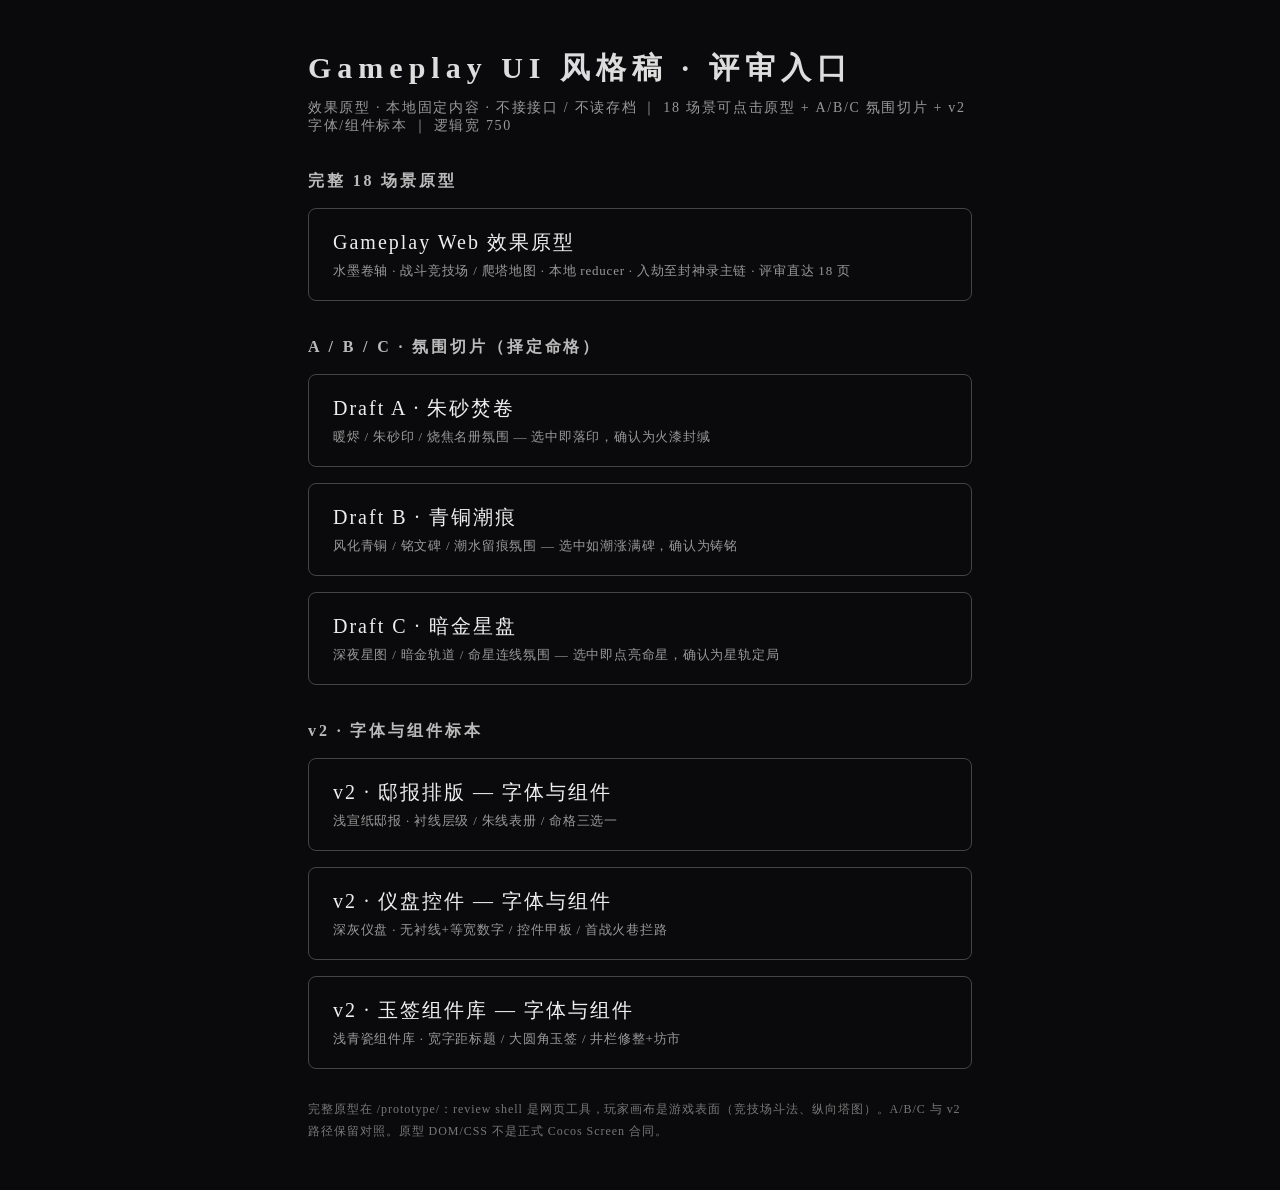
<file: index.html>
<!DOCTYPE html>
<html lang="zh-CN">
<head>
<meta charset="UTF-8">
<meta name="viewport" content="width=device-width, initial-scale=1.0">
<title>Gameplay UI 风格稿 · 评审入口</title>
<style>
  * { margin: 0; padding: 0; box-sizing: border-box; }
  body {
    min-height: 100vh; display: flex; align-items: center; justify-content: center;
    background: #0a0a0c; color: #ddd;
    font-family: "Songti SC", "STSong", "Noto Serif CJK SC", "SimSun", serif;
  }
  main { max-width: 720px; padding: 48px 28px; }
  h1 { font-size: 30px; letter-spacing: .2em; font-weight: 700; }
  h2 { margin-top: 36px; font-size: 16px; letter-spacing: .18em; color: #bbb; font-weight: 700; }
  .sub { margin-top: 10px; font-size: 14px; color: #999; letter-spacing: .12em; }
  ul { margin-top: 16px; list-style: none; display: grid; gap: 16px; }
  a {
    display: block; padding: 20px 24px; border: 1px solid #444; border-radius: 8px;
    color: #eee; text-decoration: none; font-size: 20px; letter-spacing: .1em;
    transition: border-color .2s, background .2s;
  }
  a:hover { border-color: #aaa; background: rgba(255,255,255,.05); }
  a small { display: block; margin-top: 6px; font-size: 13px; color: #999; letter-spacing: .06em; }
  .note { margin-top: 30px; font-size: 12px; color: #777; letter-spacing: .08em; line-height: 1.8; }
</style>
</head>
<body>
<main>
  <h1>Gameplay UI 风格稿 · 评审入口</h1>
  <div class="sub">效果原型 · 本地固定内容 · 不接接口 / 不读存档 ｜ 18 场景可点击原型 + A/B/C 氛围切片 + v2 字体/组件标本 ｜ 逻辑宽 750</div>

  <h2>完整 18 场景原型</h2>
  <ul>
    <li><a href="./prototype/">Gameplay Web 效果原型<small>水墨卷轴 · 战斗竞技场 / 爬塔地图 · 本地 reducer · 入劫至封神录主链 · 评审直达 18 页</small></a></li>
  </ul>

  <h2>A / B / C · 氛围切片（择定命格）</h2>
  <ul>
    <li><a href="./a-zhusha-fenjuan/">Draft A · 朱砂焚卷<small>暖烬 / 朱砂印 / 烧焦名册氛围 — 选中即落印，确认为火漆封缄</small></a></li>
    <li><a href="./b-qingtong-chaohen/">Draft B · 青铜潮痕<small>风化青铜 / 铭文碑 / 潮水留痕氛围 — 选中如潮涨满碑，确认为铸铭</small></a></li>
    <li><a href="./c-anjin-xingpan/">Draft C · 暗金星盘<small>深夜星图 / 暗金轨道 / 命星连线氛围 — 选中即点亮命星，确认为星轨定局</small></a></li>
  </ul>

  <h2>v2 · 字体与组件标本</h2>
  <ul>
    <li><a href="./v2-gazette-typeset/">v2 · 邸报排版 — 字体与组件<small>浅宣纸邸报 · 衬线层级 / 朱线表册 / 命格三选一</small></a></li>
    <li><a href="./v2-instrument-slate/">v2 · 仪盘控件 — 字体与组件<small>深灰仪盘 · 无衬线+等宽数字 / 控件甲板 / 首战火巷拦路</small></a></li>
    <li><a href="./v2-jade-kit/">v2 · 玉签组件库 — 字体与组件<small>浅青瓷组件库 · 宽字距标题 / 大圆角玉签 / 井栏修整+坊市</small></a></li>
  </ul>

  <p class="note">完整原型在 /prototype/：review shell 是网页工具，玩家画布是游戏表面（竞技场斗法、纵向塔图）。A/B/C 与 v2 路径保留对照。原型 DOM/CSS 不是正式 Cocos Screen 合同。</p>
</main>
</body>
</html>
</file>
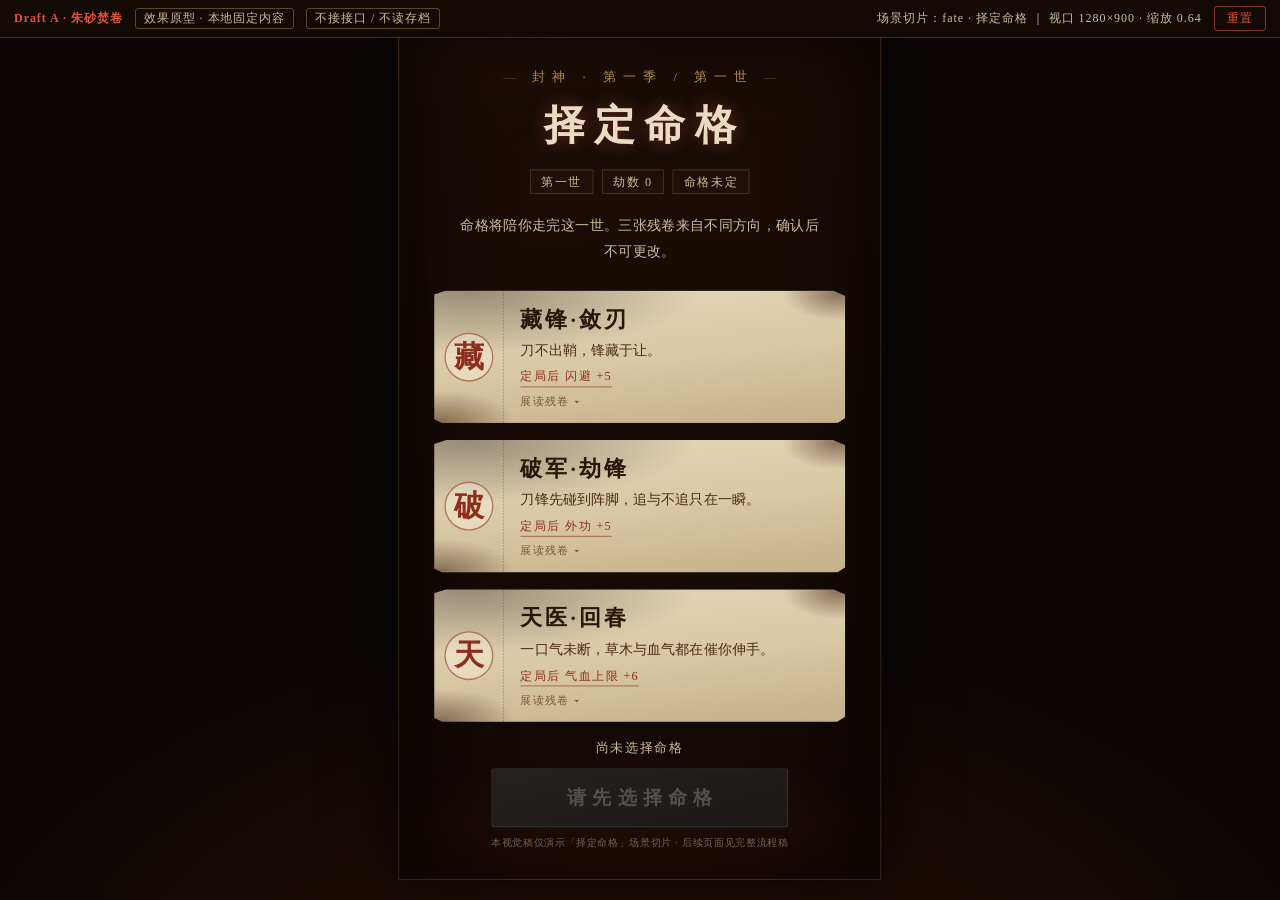
<file: a-zhusha-fenjuan/index.html>
<!DOCTYPE html>
<html lang="zh-CN">
<head>
<meta charset="UTF-8">
<meta name="viewport" content="width=device-width, initial-scale=1.0">
<title>Draft A · 朱砂焚卷 — 择定命格</title>
<style>
  /* ============ Draft A 朱砂焚卷 ============
     视觉语言：烧焦名册 / 朱砂印 / 余烬
     画布：750×1334 逻辑面，JS 等比缩放适配 390×844 与桌面
  */
  * { margin: 0; padding: 0; box-sizing: border-box; }
  :root {
    --ink: #160b07;          /* 焦木底色 */
    --ink-2: #241209;
    --paper: #e9dcc3;        /* 残页纸色 */
    --paper-dim: #cdbb9c;
    --cinnabar: #c0392b;     /* 朱砂 */
    --cinnabar-hi: #e2543a;
    --ember: #ff7a33;        /* 余烬橙 */
    --gold: #c9a25a;
    --serif: "Songti SC", "STSong", "Noto Serif CJK SC", "SimSun", serif;
  }
  html, body { height: 100%; background: #0b0605; }
  body {
    font-family: var(--serif);
    color: var(--paper);
    overflow: hidden;
  }

  /* ---------- review 外壳（非玩家画布） ---------- */
  #shell {
    position: fixed; top: 0; left: 0; right: 0; z-index: 50;
    display: flex; align-items: center; gap: 12px;
    padding: 6px 14px;
    background: rgba(20, 10, 6, .92);
    border-bottom: 1px solid rgba(201, 162, 90, .25);
    font-size: 12px; letter-spacing: .08em; color: var(--paper-dim);
  }
  #shell .name { color: var(--cinnabar-hi); font-weight: 700; }
  #shell .badge {
    border: 1px solid rgba(201, 162, 90, .4); border-radius: 3px;
    padding: 1px 8px; white-space: nowrap;
  }
  #shell .spacer { flex: 1; }
  #shell button {
    font-family: inherit; font-size: 12px; letter-spacing: .1em;
    background: none; border: 1px solid rgba(224, 84, 58, .55); border-radius: 3px;
    color: var(--cinnabar-hi); padding: 3px 12px; cursor: pointer;
  }
  #shell button:hover { background: rgba(192, 57, 43, .18); }

  /* ---------- 舞台适配 ---------- */
  #viewport {
    position: fixed; inset: 0;
    display: flex; align-items: center; justify-content: center;
    background:
      radial-gradient(1200px 700px at 50% 115%, rgba(255, 102, 30, .12), transparent 60%),
      #0b0605;
  }
  #stage-wrap { position: relative; }
  #stage {
    position: absolute; top: 0; left: 0;
    width: 750px; height: 1334px;
    transform-origin: top left;
    overflow: hidden;
    background:
      radial-gradient(900px 500px at 50% 108%, rgba(226, 84, 40, .20), transparent 62%),
      radial-gradient(700px 380px at 12% -6%, rgba(201, 162, 90, .07), transparent 60%),
      linear-gradient(178deg, #1c0e08 0%, var(--ink) 46%, #120806 100%);
    box-shadow: 0 0 90px rgba(0, 0, 0, .8);
  }
  /* 烧焦卷边 */
  #stage::before {
    content: ""; position: absolute; inset: 0; pointer-events: none; z-index: 3;
    box-shadow: inset 0 0 120px 40px rgba(8, 3, 1, .85);
    border: 2px solid rgba(201, 162, 90, .14);
  }
  /* 余烬粒子 */
  .ember {
    position: absolute; border-radius: 50%; pointer-events: none; z-index: 2;
    background: radial-gradient(circle, #ffb36b 0%, var(--ember) 45%, transparent 72%);
    animation: rise linear infinite;
    opacity: 0;
  }
  @keyframes rise {
    0%   { transform: translateY(0) scale(1); opacity: 0; }
    12%  { opacity: .9; }
    100% { transform: translateY(-980px) scale(.25); opacity: 0; }
  }

  /* ---------- 画布内容 ---------- */
  .page { position: absolute; inset: 0; z-index: 4; display: flex; flex-direction: column; padding: 74px 56px 54px; }

  .kicker {
    text-align: center; font-size: 20px; letter-spacing: .55em; text-indent: .55em;
    color: var(--gold); opacity: .85;
  }
  .kicker::before, .kicker::after { content: "—"; color: rgba(201, 162, 90, .4); margin: 0 14px; }
  h1.title {
    margin-top: 18px; text-align: center;
    font-size: 64px; font-weight: 700; letter-spacing: .22em; text-indent: .22em;
    color: var(--paper);
    text-shadow: 0 0 26px rgba(226, 84, 58, .35);
  }
  .hud {
    margin-top: 26px; display: flex; justify-content: center; gap: 14px;
    font-size: 19px; letter-spacing: .12em; color: var(--paper-dim);
  }
  .hud span { border: 1px solid rgba(201, 162, 90, .35); padding: 5px 16px; background: rgba(36, 18, 9, .6); }
  .hud .fate-known { color: var(--cinnabar-hi); border-color: rgba(226, 84, 58, .6); }

  .intro {
    margin: 30px auto 0; max-width: 560px; text-align: center;
    font-size: 21px; line-height: 1.9; color: var(--paper-dim); letter-spacing: .06em;
  }

  /* ---------- 命格残卷卡 ---------- */
  .cards { margin-top: 40px; display: flex; flex-direction: column; gap: 26px; flex: 1; }
  .card {
    position: relative; flex: 1; min-height: 0;
    display: flex; align-items: stretch; gap: 0;
    cursor: pointer; user-select: none;
    background:
      radial-gradient(140% 120% at 8% 0%, rgba(0,0,0,.35), transparent 40%),
      linear-gradient(174deg, #e6d7b8 0%, #d9c8a4 52%, #c4b08a 100%);
    color: #2a1608;
    border: none;
    clip-path: polygon(0 3%, 3% 0, 97% 0, 100% 4%, 100% 96%, 98% 100%, 2% 100%, 0 97%);
    box-shadow: 0 10px 30px rgba(0, 0, 0, .55);
    transition: transform .25s ease, box-shadow .25s ease, filter .25s ease;
    text-align: left; font-family: inherit;
  }
  .card:hover { transform: translateY(-3px); box-shadow: 0 16px 38px rgba(0, 0, 0, .65); }
  .card:focus-visible { outline: 3px solid var(--ember); outline-offset: 3px; }
  /* 焦痕 */
  .card::before {
    content: ""; position: absolute; inset: 0; pointer-events: none;
    background:
      radial-gradient(120px 60px at 98% 2%, rgba(60, 22, 8, .5), transparent 70%),
      radial-gradient(160px 70px at 2% 99%, rgba(60, 22, 8, .45), transparent 70%);
    mix-blend-mode: multiply;
  }
  .card .tag {
    flex: 0 0 108px; display: flex; align-items: center; justify-content: center;
    border-right: 1px dashed rgba(90, 50, 20, .45);
  }
  .card .tag i {
    font-style: normal; font-size: 46px; font-weight: 700;
    width: 76px; height: 76px; display: flex; align-items: center; justify-content: center;
    border: 2px solid rgba(150, 60, 35, .65); border-radius: 50%;
    color: #8f2d1c; background: rgba(255, 250, 238, .35);
  }
  .card .body { flex: 1; padding: 22px 26px; display: flex; flex-direction: column; justify-content: center; }
  .card .name { font-size: 34px; font-weight: 700; letter-spacing: .14em; }
  .card .short { margin-top: 8px; font-size: 21px; line-height: 1.65; color: #4a2c14; letter-spacing: .04em; }
  .card .effect {
    margin-top: 10px; display: inline-block; align-self: flex-start;
    font-size: 19px; letter-spacing: .1em; color: #8f2d1c;
    border-bottom: 2px solid rgba(150, 60, 35, .55); padding-bottom: 2px;
  }
  .card .more {
    margin-top: 10px; font-size: 17px; color: #7a5a36; letter-spacing: .12em;
    background: none; border: none; font-family: inherit; cursor: pointer; text-align: left; padding: 0;
  }
  .card .more:hover { color: #8f2d1c; }
  .card .full {
    overflow: hidden; max-height: 0; opacity: 0;
    transition: max-height .35s ease, opacity .35s ease, margin .35s ease;
    font-size: 19px; line-height: 1.8; color: #3d2410;
  }
  .card.expanded .full { max-height: 160px; opacity: 1; margin-top: 10px; }

  /* 选中 = 朱砂印落章 */
  .card.selected {
    box-shadow: 0 0 0 3px rgba(226, 84, 58, .85), 0 0 42px rgba(226, 84, 58, .4), 0 14px 34px rgba(0,0,0,.6);
    filter: saturate(1.08);
  }
  .card .seal {
    position: absolute; right: 26px; top: 50%;
    width: 92px; height: 92px; margin-top: -46px;
    display: flex; align-items: center; justify-content: center;
    background: linear-gradient(160deg, var(--cinnabar-hi), var(--cinnabar) 60%, #96281b);
    color: #ffe9d9; font-size: 30px; font-weight: 700; letter-spacing: .06em;
    border-radius: 8px; transform: rotate(-6deg) scale(1.7); opacity: 0;
    box-shadow: 0 4px 14px rgba(150, 30, 15, .5);
    pointer-events: none;
    transition: transform .28s cubic-bezier(.2, 1.6, .4, 1), opacity .18s ease;
    writing-mode: vertical-rl;
  }
  .card.selected .seal { transform: rotate(-6deg) scale(1); opacity: .94; }
  .card.readonly { cursor: default; }
  .card.readonly:hover { transform: none; }
  .card.dimmed { filter: grayscale(.55) brightness(.72); }

  /* ---------- 状态行与主 CTA ---------- */
  .hint { margin-top: 26px; text-align: center; font-size: 20px; letter-spacing: .14em; color: var(--paper-dim); min-height: 28px; }
  .hint.armed { color: var(--ember); }
  .cta {
    margin-top: 18px; align-self: center;
    min-width: 460px; padding: 24px 40px;
    font-family: inherit; font-size: 30px; font-weight: 700; letter-spacing: .3em; text-indent: .3em;
    color: #ffe9d9; cursor: pointer;
    background: linear-gradient(165deg, #d64a30, var(--cinnabar) 55%, #8f2417);
    border: 1px solid rgba(255, 180, 130, .35); border-radius: 4px;
    box-shadow: 0 8px 26px rgba(192, 57, 43, .35), inset 0 1px 0 rgba(255,255,255,.18);
    transition: transform .15s ease, box-shadow .2s ease, filter .2s ease;
  }
  .cta:hover:not(:disabled) { filter: brightness(1.1); box-shadow: 0 10px 34px rgba(226, 84, 58, .5); }
  .cta:active:not(:disabled) { transform: translateY(2px); }
  .cta:disabled {
    cursor: not-allowed; filter: grayscale(.7) brightness(.6);
    background: linear-gradient(165deg, #4a3428, #38251b); color: #9a8468;
    box-shadow: none;
  }
  .review-note { margin-top: 16px; text-align: center; font-size: 15px; letter-spacing: .1em; color: rgba(205, 187, 156, .5); }

  /* ---------- 确认层（火漆封缄） ---------- */
  .overlay {
    position: absolute; inset: 0; z-index: 20;
    display: none; align-items: center; justify-content: center;
    background: rgba(10, 4, 2, .78); backdrop-filter: blur(2px);
  }
  .overlay.open { display: flex; }
  .modal {
    width: 600px; padding: 54px 50px 46px; text-align: center;
    background:
      radial-gradient(120% 100% at 50% 0%, rgba(226, 84, 58, .1), transparent 55%),
      linear-gradient(175deg, #2b1509, #1a0c06);
    border: 1px solid rgba(201, 162, 90, .45);
    box-shadow: 0 30px 80px rgba(0, 0, 0, .8), inset 0 0 60px rgba(0,0,0,.5);
  }
  .modal h2 { font-size: 34px; letter-spacing: .12em; color: var(--cinnabar-hi); font-weight: 700; }
  .modal p { margin-top: 22px; font-size: 23px; line-height: 1.9; color: var(--paper); letter-spacing: .05em; }
  .modal .warn { margin-top: 14px; font-size: 18px; color: var(--gold); letter-spacing: .18em; }
  .modal .row { margin-top: 38px; display: flex; gap: 22px; justify-content: center; }
  .modal .row button {
    font-family: inherit; font-size: 24px; letter-spacing: .2em; text-indent: .2em;
    padding: 16px 34px; cursor: pointer; border-radius: 4px;
  }
  .btn-ghost { background: none; border: 1px solid rgba(201, 162, 90, .55); color: var(--paper-dim); }
  .btn-ghost:hover { background: rgba(201, 162, 90, .12); }
  .btn-seal {
    border: 1px solid rgba(255, 180, 130, .4); color: #ffe9d9; font-weight: 700;
    background: linear-gradient(165deg, #d64a30, var(--cinnabar) 60%, #8f2417);
    box-shadow: 0 6px 20px rgba(192, 57, 43, .4);
  }
  .btn-seal:hover { filter: brightness(1.12); }

  /* 已定横幅 */
  .confirmed-banner {
    position: absolute; left: 0; right: 0; top: 300px; z-index: 15;
    display: none; justify-content: center; pointer-events: none;
  }
  .confirmed-banner.show { display: flex; }
  .confirmed-banner .stamp {
    padding: 18px 44px; font-size: 30px; font-weight: 700; letter-spacing: .28em; text-indent: .28em;
    color: #ffe9d9; background: linear-gradient(160deg, rgba(214, 74, 48, .95), rgba(143, 36, 23, .95));
    border: 2px solid rgba(255, 200, 160, .5); border-radius: 6px;
    transform: rotate(-3deg);
    box-shadow: 0 14px 44px rgba(192, 57, 43, .5);
    animation: stampIn .4s cubic-bezier(.2, 1.5, .4, 1);
  }
  @keyframes stampIn { from { transform: rotate(-3deg) scale(1.7); opacity: 0; } to { transform: rotate(-3deg) scale(1); opacity: 1; } }

  @media (prefers-reduced-motion: reduce) {
    .ember { animation: none; display: none; }
    .card, .card .seal, .card .full, .cta, .confirmed-banner .stamp { animation: none; transition: none; }
  }
</style>
</head>
<body>

<div id="shell" data-review-shell>
  <span class="name">Draft A · 朱砂焚卷</span>
  <span class="badge" data-prototype-badge>效果原型 · 本地固定内容</span>
  <span class="badge" data-network-badge>不接接口 / 不读存档</span>
  <span class="spacer"></span>
  <span id="vp-label">场景切片：fate · 择定命格</span>
  <button id="reset" type="button" data-review-reset-page>重置</button>
</div>

<div id="viewport">
  <div id="stage-wrap">
    <main id="stage" data-page-id="fate" aria-label="择定命格">
      <div class="page">
        <div class="kicker">封神 · 第一季 / 第一世</div>
        <h1 class="title">择定命格</h1>
        <div class="hud">
          <span data-life-label>第一世</span>
          <span data-difficulty-label>劫数 0</span>
          <span id="hud-fate" data-fate-label>命格未定</span>
        </div>
        <p class="intro">命格将陪你走完这一世。三张残卷来自不同方向，确认后不可更改。</p>

        <div class="cards" id="cards"></div>

        <div class="hint" id="hint" data-selection-hint>尚未选择命格</div>
        <button class="cta" id="cta" type="button" data-primary-action disabled>请先选择命格</button>
        <div class="review-note">本视觉稿仅演示「择定命格」场景切片 · 后续页面见完整流程稿</div>
      </div>

      <div class="confirmed-banner" id="banner"><div class="stamp" data-confirmed-seal></div></div>

      <div class="overlay" id="overlay" data-confirm-modal="fate">
        <div class="modal" role="dialog" aria-modal="true">
          <h2>命格一经确认，本世不可更改</h2>
          <p id="modal-text"></p>
          <div class="warn">火漆落印 · 再无涂改</div>
          <div class="row">
            <button class="btn-ghost" id="modal-cancel" type="button">再想想</button>
            <button class="btn-seal" id="modal-ok" type="button">确认命格</button>
          </div>
        </div>
      </div>
    </main>
  </div>
</div>

<script>
/* ---------- 本地 fixture（源自 page-element-catalog.md §2.1 / §3.2，短文为同义改写） ---------- */
const FATES = [
  {
    id: "fate-cangfeng", tag: "藏锋", name: "藏锋·敛刃",
    short: "刀不出鞘，锋藏于让。",
    effect: "定局后 闪避 +5",
    full: "刀不出鞘时，旁人只看见你的沉默；真正的锋口藏在你愿意放过哪一步。定局后闪避增加5点。"
  },
  {
    id: "fate-pojun", tag: "破军", name: "破军·劫锋",
    short: "刀锋先碰到阵脚，追与不追只在一瞬。",
    effect: "定局后 外功 +5",
    full: "刀锋先碰到阵脚；你必须在对手回身前决定要不要追进裂口。定局后外功增加5点。"
  },
  {
    id: "fate-tianyi", tag: "天医", name: "天医·回春",
    short: "一口气未断，草木与血气都在催你伸手。",
    effect: "定局后 气血上限 +6",
    full: "一口气尚未断尽，草木与血气都在催你伸手；救回来的不只是伤势，还有未说完的话。定局后气血上限增加6点。"
  }
];

const stage = document.getElementById("stage");
const wrap = document.getElementById("stage-wrap");
const cardsEl = document.getElementById("cards");
const hintEl = document.getElementById("hint");
const ctaEl = document.getElementById("cta");
const overlay = document.getElementById("overlay");
const modalText = document.getElementById("modal-text");
const banner = document.getElementById("banner");
const hudFate = document.getElementById("hud-fate");

let selected = null;
let confirmed = false;

/* 750×1334 逻辑面等比缩放：移动按宽适配，桌面按高宽取小 */
function fit() {
  const W = 750, H = 1334;
  const vw = window.innerWidth, vh = window.innerHeight;
  const scale = vw <= W ? vw / W : Math.min(vw / W, (vh - 40) / H);
  stage.style.transform = "scale(" + scale + ")";
  wrap.style.width = W * scale + "px";
  wrap.style.height = H * scale + "px";
  document.getElementById("vp-label").textContent =
    "场景切片：fate · 择定命格 ｜ 视口 " + vw + "×" + vh + " · 缩放 " + scale.toFixed(2);
}
window.addEventListener("resize", fit);

/* 余烬粒子 */
function spawnEmbers() {
  for (let i = 0; i < 14; i++) {
    const e = document.createElement("i");
    e.className = "ember";
    const s = 3 + Math.random() * 6;
    e.style.width = s + "px"; e.style.height = s + "px";
    e.style.left = (4 + Math.random() * 92) + "%";
    e.style.bottom = "-10px";
    e.style.animationDuration = (6 + Math.random() * 7) + "s";
    e.style.animationDelay = (Math.random() * 8) + "s";
    stage.appendChild(e);
  }
}

function render() {
  cardsEl.innerHTML = "";
  FATES.forEach(f => {
    const btn = document.createElement("button");
    btn.type = "button";
    btn.className = "card";
    btn.setAttribute("data-fate-card", f.id);
    btn.innerHTML =
      '<span class="tag"><i>' + f.tag.slice(0, 1) + "</i></span>" +
      '<span class="body">' +
        '<span class="name">' + f.name + "</span>" +
        '<span class="short">' + f.short + "</span>" +
        '<span class="effect">' + f.effect + "</span>" +
        '<span class="more" data-expand>' + "展读残卷 ▾</span>" +
        '<span class="full">' + f.full + "</span>" +
      "</span>" +
      '<span class="seal">' + f.tag + "</span>";
    if (selected === f.id) btn.classList.add("selected");
    if (confirmed) {
      btn.classList.add("readonly");
      btn.classList.toggle("dimmed", selected !== f.id);
    }
    btn.addEventListener("click", ev => {
      if (ev.target.hasAttribute("data-expand")) {
        ev.stopPropagation();
        btn.classList.toggle("expanded");
        ev.target.textContent = btn.classList.contains("expanded") ? "收起 ▴" : "展读残卷 ▾";
        return;
      }
      if (confirmed) return;
      selected = f.id;
      update();
    });
    cardsEl.appendChild(btn);
  });
}

function update() {
  render();
  const f = FATES.find(x => x.id === selected);
  if (!selected) {
    hintEl.textContent = "尚未选择命格";
    hintEl.classList.remove("armed");
    ctaEl.disabled = true;
    ctaEl.textContent = "请先选择命格";
  } else if (!confirmed) {
    hintEl.textContent = "本次选择将在确认后锁定。";
    hintEl.classList.add("armed");
    ctaEl.disabled = false;
    ctaEl.textContent = "确认" + f.name;
  }
}

ctaEl.addEventListener("click", () => {
  if (!selected || confirmed) return;
  const f = FATES.find(x => x.id === selected);
  modalText.textContent = "你将以“" + f.name + "”开始第一世。";
  overlay.classList.add("open");
});
document.getElementById("modal-cancel").addEventListener("click", () => overlay.classList.remove("open"));
overlay.addEventListener("click", ev => { if (ev.target === overlay) overlay.classList.remove("open"); });
document.getElementById("modal-ok").addEventListener("click", () => {
  const f = FATES.find(x => x.id === selected);
  confirmed = true;
  overlay.classList.remove("open");
  hudFate.textContent = f.name;
  hudFate.classList.add("fate-known");
  banner.querySelector(".stamp").textContent = "命格已定 · " + f.name;
  banner.classList.add("show");
  hintEl.textContent = "命格已封存，本世不可更改。";
  hintEl.classList.remove("armed");
  ctaEl.disabled = true;
  ctaEl.textContent = "继续选择普攻技（完整流程稿）";
  render();
});

document.getElementById("reset").addEventListener("click", () => {
  selected = null; confirmed = false;
  banner.classList.remove("show");
  hudFate.textContent = "命格未定";
  hudFate.classList.remove("fate-known");
  update();
});

fit();
spawnEmbers();
update();
</script>
</body>
</html>
</file>
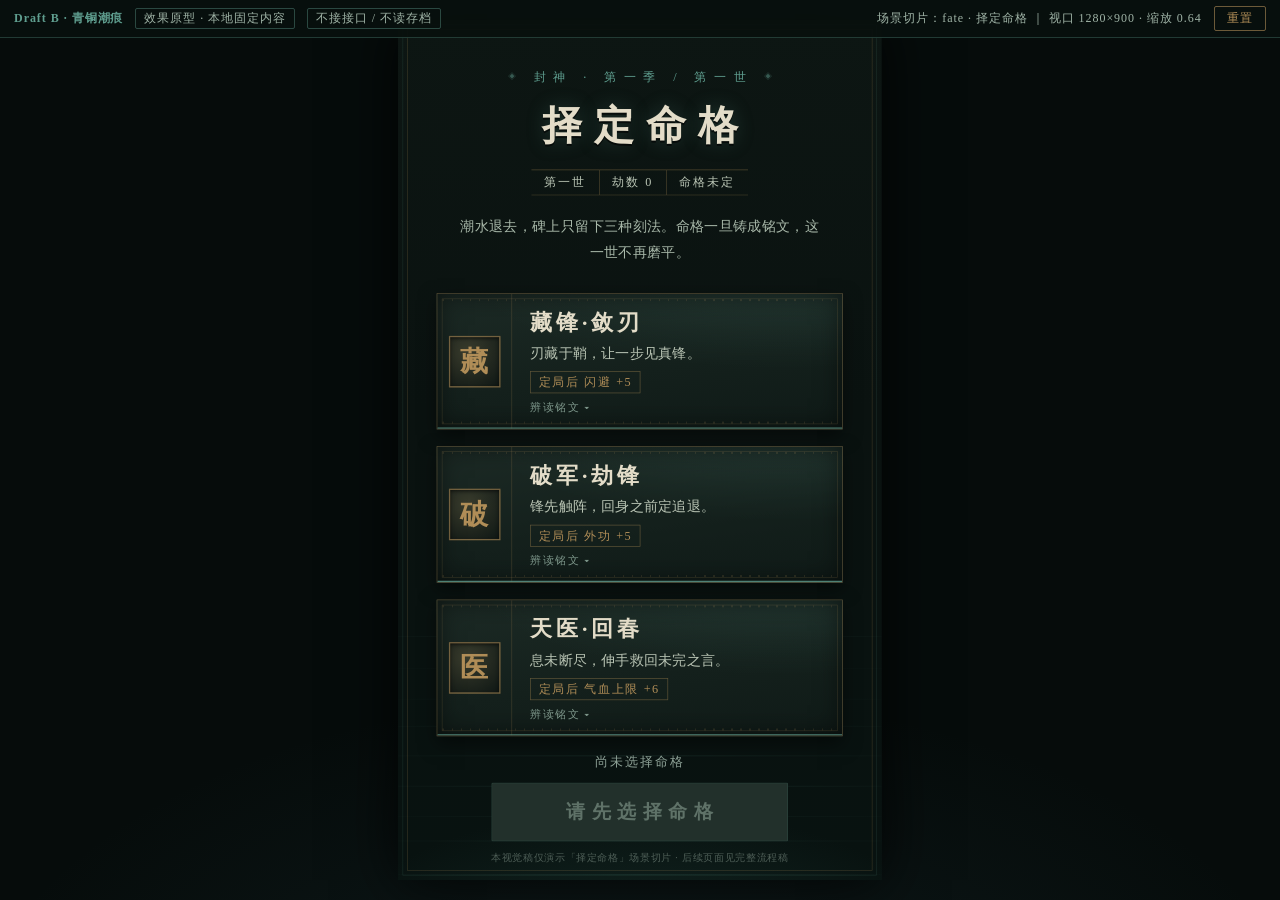
<file: b-qingtong-chaohen/index.html>
<!DOCTYPE html>
<html lang="zh-CN">
<head>
<meta charset="UTF-8">
<meta name="viewport" content="width=device-width, initial-scale=1.0">
<title>Draft B · 青铜潮痕 — 择定命格</title>
<style>
  /* ============ Draft B 青铜潮痕 ============
     视觉语言：风化青铜 / 铭文碑 / 潮水涨落留痕
     画布：750×1334 逻辑面，JS 等比缩放适配 390×844 与桌面
  */
  * { margin: 0; padding: 0; box-sizing: border-box; }
  :root {
    --abyss: #0a1210;         /* 深水墨底 */
    --bronze: #b08d57;        /* 老青铜 */
    --bronze-dim: #7d6540;
    --patina: #5f9e8f;        /* 铜绿 */
    --patina-deep: #2e5b52;
    --tide: #3f6b78;          /* 潮水 */
    --bone: #e3dcc8;          /* 骨白铭文 */
    --serif: "Songti SC", "STSong", "Noto Serif CJK SC", "SimSun", serif;
  }
  html, body { height: 100%; background: #060c0b; }
  body { font-family: var(--serif); color: var(--bone); overflow: hidden; }

  /* ---------- review 外壳（非玩家画布） ---------- */
  #shell {
    position: fixed; top: 0; left: 0; right: 0; z-index: 50;
    display: flex; align-items: center; gap: 12px;
    padding: 6px 14px;
    background: rgba(8, 16, 14, .92);
    border-bottom: 1px solid rgba(95, 158, 143, .3);
    font-size: 12px; letter-spacing: .08em; color: #9fb3a6;
  }
  #shell .name { color: var(--patina); font-weight: 700; }
  #shell .badge { border: 1px solid rgba(95, 158, 143, .4); border-radius: 2px; padding: 1px 8px; white-space: nowrap; }
  #shell .spacer { flex: 1; }
  #shell button {
    font-family: inherit; font-size: 12px; letter-spacing: .1em;
    background: none; border: 1px solid rgba(176, 141, 87, .6); border-radius: 2px;
    color: var(--bronze); padding: 3px 12px; cursor: pointer;
  }
  #shell button:hover { background: rgba(176, 141, 87, .15); }

  /* ---------- 舞台适配 ---------- */
  #viewport {
    position: fixed; inset: 0; display: flex; align-items: center; justify-content: center;
    background:
      radial-gradient(1100px 600px at 50% 118%, rgba(63, 107, 120, .16), transparent 62%),
      #060c0b;
  }
  #stage-wrap { position: relative; }
  #stage {
    position: absolute; top: 0; left: 0;
    width: 750px; height: 1334px; transform-origin: top left; overflow: hidden;
    background:
      radial-gradient(800px 420px at 50% 112%, rgba(46, 91, 82, .35), transparent 65%),
      linear-gradient(180deg, #0d1613 0%, var(--abyss) 45%, #081210 100%);
    box-shadow: 0 0 90px rgba(0, 0, 0, .85);
  }
  /* 潮痕水平线组 */
  .tidelines { position: absolute; left: 0; right: 0; bottom: 0; height: 420px; z-index: 2; pointer-events: none; overflow: hidden; }
  .tidelines i {
    position: absolute; left: -10%; right: -10%; height: 1px;
    background: linear-gradient(90deg, transparent, rgba(95, 158, 143, .35), transparent);
    animation: tideDrift 9s ease-in-out infinite alternate;
  }
  @keyframes tideDrift { from { transform: translateX(-2.5%); } to { transform: translateX(2.5%); } }
  /* 碑面水渍边框 */
  #stage::before {
    content: ""; position: absolute; inset: 14px; z-index: 3; pointer-events: none;
    border: 1px solid rgba(176, 141, 87, .28);
    outline: 1px solid rgba(95, 158, 143, .18); outline-offset: 6px;
  }

  /* ---------- 画布内容 ---------- */
  .page { position: absolute; inset: 0; z-index: 4; display: flex; flex-direction: column; padding: 76px 60px 56px; }

  .kicker { text-align: center; font-size: 19px; letter-spacing: .6em; text-indent: .6em; color: var(--patina); }
  .kicker::before, .kicker::after { content: "◈"; font-size: 12px; vertical-align: 3px; color: rgba(95,158,143,.5); margin: 0 16px; }
  h1.title {
    margin-top: 20px; text-align: center; font-size: 62px; font-weight: 700;
    letter-spacing: .3em; text-indent: .3em; color: var(--bone);
    text-shadow: 0 2px 0 rgba(0,0,0,.6), 0 0 30px rgba(95, 158, 143, .25);
  }
  .hud { margin-top: 26px; display: flex; justify-content: center; gap: 0; font-size: 19px; letter-spacing: .14em; color: #b9c4b4; }
  .hud span { padding: 6px 20px; border-top: 1px solid rgba(176,141,87,.4); border-bottom: 1px solid rgba(176,141,87,.4); }
  .hud span + span { border-left: 1px solid rgba(176,141,87,.4); }
  .hud .fate-known { color: var(--patina); text-shadow: 0 0 14px rgba(95,158,143,.5); }

  .intro { margin: 30px auto 0; max-width: 560px; text-align: center; font-size: 21px; line-height: 1.9; color: #a8b8a9; letter-spacing: .06em; }

  /* ---------- 命格铭文碑 ---------- */
  .cards { margin-top: 42px; display: flex; flex-direction: column; gap: 26px; flex: 1; }
  .card {
    position: relative; flex: 1; min-height: 0; overflow: hidden;
    display: flex; align-items: stretch;
    cursor: pointer; user-select: none; text-align: left; font-family: inherit;
    color: var(--bone);
    background:
      radial-gradient(150% 130% at 85% -10%, rgba(95, 158, 143, .14), transparent 50%),
      linear-gradient(172deg, #1c2a25 0%, #14201c 55%, #0f1a17 100%);
    border: 1px solid rgba(176, 141, 87, .45);
    box-shadow: inset 0 0 40px rgba(0,0,0,.55), 0 10px 28px rgba(0,0,0,.5);
    transition: transform .25s ease, border-color .25s ease, box-shadow .25s ease;
  }
  /* 回纹边（青铜雷纹抽象） */
  .card::after {
    content: ""; position: absolute; inset: 7px; pointer-events: none;
    border: 1px solid rgba(176, 141, 87, .22);
    background:
      repeating-linear-gradient(90deg, rgba(176,141,87,.16) 0 2px, transparent 2px 14px) top / 100% 3px no-repeat,
      repeating-linear-gradient(90deg, rgba(176,141,87,.16) 0 2px, transparent 2px 14px) bottom / 100% 3px no-repeat;
  }
  .card:hover { transform: translateY(-3px); border-color: rgba(176, 141, 87, .8); }
  .card:focus-visible { outline: 3px solid var(--patina); outline-offset: 3px; }
  /* 潮水涨起 = 选中 */
  .card .tide {
    position: absolute; left: 0; right: 0; bottom: 0; height: 0%;
    background: linear-gradient(180deg, rgba(63, 107, 120, .05), rgba(46, 91, 82, .5));
    border-top: 2px solid rgba(95, 158, 143, .8);
    transition: height .5s cubic-bezier(.3, .8, .3, 1);
    pointer-events: none;
  }
  .card.selected { border-color: var(--patina); box-shadow: inset 0 0 40px rgba(0,0,0,.4), 0 0 34px rgba(95, 158, 143, .35); }
  .card.selected .tide { height: 100%; }

  .card .tag { flex: 0 0 116px; display: flex; align-items: center; justify-content: center; border-right: 1px solid rgba(176,141,87,.3); }
  .card .tag i {
    font-style: normal; font-size: 44px; font-weight: 700;
    width: 80px; height: 80px; display: flex; align-items: center; justify-content: center;
    color: var(--bronze); border: 2px solid rgba(176, 141, 87, .6);
    background: radial-gradient(circle at 35% 30%, rgba(176,141,87,.22), rgba(0,0,0,.3));
    box-shadow: inset 0 2px 6px rgba(0,0,0,.6);
  }
  .card.selected .tag i { color: #d9f0e8; border-color: var(--patina); text-shadow: 0 0 16px rgba(95,158,143,.7); }
  .card .body { flex: 1; padding: 22px 28px; display: flex; flex-direction: column; justify-content: center; position: relative; z-index: 2; }
  .card .name { font-size: 34px; font-weight: 700; letter-spacing: .18em; }
  .card .short { margin-top: 8px; font-size: 21px; line-height: 1.65; color: #b9c4b4; letter-spacing: .05em; }
  .card .effect {
    margin-top: 10px; align-self: flex-start; font-size: 19px; letter-spacing: .12em;
    color: var(--bronze); border: 1px solid rgba(176,141,87,.5); padding: 3px 12px;
  }
  .card.selected .effect { color: #d9f0e8; border-color: rgba(95,158,143,.7); }
  .card .more {
    margin-top: 10px; font-size: 17px; color: #7d968a; letter-spacing: .14em;
    background: none; border: none; font-family: inherit; cursor: pointer; text-align: left; padding: 0;
  }
  .card .more:hover { color: var(--patina); }
  .card .full {
    overflow: hidden; max-height: 0; opacity: 0;
    transition: max-height .35s ease, opacity .35s ease, margin .35s ease;
    font-size: 19px; line-height: 1.8; color: #cfe0d2;
  }
  .card.expanded .full { max-height: 160px; opacity: 1; margin-top: 10px; }
  .card.readonly { cursor: default; }
  .card.readonly:hover { transform: none; }
  .card.dimmed { filter: brightness(.55) saturate(.6); }

  /* ---------- 状态行与主 CTA ---------- */
  .hint { margin-top: 26px; text-align: center; font-size: 20px; letter-spacing: .16em; color: #8fa398; min-height: 28px; }
  .hint.armed { color: var(--patina); }
  .cta {
    margin-top: 18px; align-self: center; min-width: 460px; padding: 24px 40px;
    font-family: inherit; font-size: 30px; font-weight: 700; letter-spacing: .32em; text-indent: .32em;
    color: #0d1613; cursor: pointer;
    background: linear-gradient(168deg, #c9a266, var(--bronze) 55%, #8a6c3e);
    border: 1px solid rgba(230, 200, 150, .5); border-radius: 2px;
    box-shadow: 0 8px 26px rgba(176, 141, 87, .3), inset 0 1px 0 rgba(255,255,255,.25);
    transition: filter .2s ease, transform .15s ease, box-shadow .2s ease;
  }
  .cta:hover:not(:disabled) { filter: brightness(1.12); }
  .cta:active:not(:disabled) { transform: translateY(2px); }
  .cta:disabled {
    cursor: not-allowed; background: #22302b; color: #5f7268;
    border-color: rgba(95,158,143,.2); box-shadow: none;
  }
  .review-note { margin-top: 16px; text-align: center; font-size: 15px; letter-spacing: .1em; color: rgba(159, 179, 166, .45); }

  /* ---------- 确认层（铸铭） ---------- */
  .overlay {
    position: absolute; inset: 0; z-index: 20; display: none;
    align-items: center; justify-content: center;
    background: rgba(5, 10, 9, .8); backdrop-filter: blur(2px);
  }
  .overlay.open { display: flex; }
  .modal {
    width: 600px; padding: 54px 50px 46px; text-align: center;
    background: linear-gradient(175deg, #18241f, #0e1714);
    border: 1px solid rgba(176, 141, 87, .55);
    box-shadow: 0 30px 80px rgba(0,0,0,.85), inset 0 0 60px rgba(0,0,0,.5);
    position: relative;
  }
  .modal::before, .modal::after {
    content: ""; position: absolute; width: 12px; height: 12px; border-radius: 50%;
    background: radial-gradient(circle at 35% 30%, #d8b983, #6d552f);
    box-shadow: inset 0 1px 2px rgba(0,0,0,.7);
  }
  .modal::before { top: 12px; left: 12px; }
  .modal::after { top: 12px; right: 12px; }
  .modal h2 { font-size: 33px; letter-spacing: .14em; color: var(--bronze); font-weight: 700; }
  .modal p { margin-top: 22px; font-size: 23px; line-height: 1.9; color: var(--bone); letter-spacing: .05em; }
  .modal .warn { margin-top: 14px; font-size: 18px; color: var(--patina); letter-spacing: .2em; }
  .modal .row { margin-top: 38px; display: flex; gap: 22px; justify-content: center; }
  .modal .row button {
    font-family: inherit; font-size: 24px; letter-spacing: .22em; text-indent: .22em;
    padding: 16px 34px; cursor: pointer; border-radius: 2px;
  }
  .btn-ghost { background: none; border: 1px solid rgba(176,141,87,.55); color: #b9c4b4; }
  .btn-ghost:hover { background: rgba(176,141,87,.12); }
  .btn-cast {
    border: 1px solid rgba(230,200,150,.5); color: #0d1613; font-weight: 700;
    background: linear-gradient(168deg, #c9a266, var(--bronze) 60%, #8a6c3e);
    box-shadow: 0 6px 20px rgba(176,141,87,.35);
  }
  .btn-cast:hover { filter: brightness(1.12); }

  /* 已定铭文牌 */
  .confirmed-banner {
    position: absolute; left: 0; right: 0; top: 300px; z-index: 15;
    display: none; justify-content: center; pointer-events: none;
  }
  .confirmed-banner.show { display: flex; }
  .confirmed-banner .plaque {
    padding: 18px 46px; font-size: 30px; font-weight: 700; letter-spacing: .3em; text-indent: .3em;
    color: #d9f0e8;
    background: linear-gradient(172deg, #22463d, #12302a);
    border: 2px solid var(--patina);
    box-shadow: 0 14px 44px rgba(46, 91, 82, .55), inset 0 0 24px rgba(95,158,143,.25);
    text-shadow: 0 0 18px rgba(95,158,143,.8);
    animation: castIn .45s cubic-bezier(.2, 1.4, .4, 1);
  }
  @keyframes castIn { from { transform: translateY(-26px); opacity: 0; } to { transform: none; opacity: 1; } }

  @media (prefers-reduced-motion: reduce) {
    .tidelines i { animation: none; }
    .card, .card .tide, .card .full, .cta, .confirmed-banner .plaque { animation: none; transition: none; }
  }
</style>
</head>
<body>

<div id="shell" data-review-shell>
  <span class="name">Draft B · 青铜潮痕</span>
  <span class="badge" data-prototype-badge>效果原型 · 本地固定内容</span>
  <span class="badge" data-network-badge>不接接口 / 不读存档</span>
  <span class="spacer"></span>
  <span id="vp-label">场景切片：fate · 择定命格</span>
  <button id="reset" type="button" data-review-reset-page>重置</button>
</div>

<div id="viewport">
  <div id="stage-wrap">
    <main id="stage" data-page-id="fate" aria-label="择定命格">
      <div class="tidelines" id="tidelines"></div>
      <div class="page">
        <div class="kicker">封神 · 第一季 / 第一世</div>
        <h1 class="title">择定命格</h1>
        <div class="hud">
          <span data-life-label>第一世</span>
          <span data-difficulty-label>劫数 0</span>
          <span id="hud-fate" data-fate-label>命格未定</span>
        </div>
        <p class="intro">潮水退去，碑上只留下三种刻法。命格一旦铸成铭文，这一世不再磨平。</p>

        <div class="cards" id="cards"></div>

        <div class="hint" id="hint" data-selection-hint>尚未选择命格</div>
        <button class="cta" id="cta" type="button" data-primary-action disabled>请先选择命格</button>
        <div class="review-note">本视觉稿仅演示「择定命格」场景切片 · 后续页面见完整流程稿</div>
      </div>

      <div class="confirmed-banner" id="banner"><div class="plaque" data-confirmed-seal></div></div>

      <div class="overlay" id="overlay" data-confirm-modal="fate">
        <div class="modal" role="dialog" aria-modal="true">
          <h2>命格一经确认，本世不可更改</h2>
          <p id="modal-text"></p>
          <div class="warn">铭文入铜 · 潮水难磨</div>
          <div class="row">
            <button class="btn-ghost" id="modal-cancel" type="button">再想想</button>
            <button class="btn-cast" id="modal-ok" type="button">确认命格</button>
          </div>
        </div>
      </div>
    </main>
  </div>
</div>

<script>
/* ---------- 本地 fixture（源自 page-element-catalog.md §2.1 / §3.2，短文为同义改写） ---------- */
const FATES = [
  {
    id: "fate-cangfeng", tag: "藏", name: "藏锋·敛刃",
    short: "刃藏于鞘，让一步见真锋。",
    effect: "定局后 闪避 +5",
    full: "刀不出鞘时，旁人只看见你的沉默；真正的锋口藏在你愿意放过哪一步。定局后闪避增加5点。"
  },
  {
    id: "fate-pojun", tag: "破", name: "破军·劫锋",
    short: "锋先触阵，回身之前定追退。",
    effect: "定局后 外功 +5",
    full: "刀锋先碰到阵脚；你必须在对手回身前决定要不要追进裂口。定局后外功增加5点。"
  },
  {
    id: "fate-tianyi", tag: "医", name: "天医·回春",
    short: "息未断尽，伸手救回未完之言。",
    effect: "定局后 气血上限 +6",
    full: "一口气尚未断尽，草木与血气都在催你伸手；救回来的不只是伤势，还有未说完的话。定局后气血上限增加6点。"
  }
];

const stage = document.getElementById("stage");
const wrap = document.getElementById("stage-wrap");
const cardsEl = document.getElementById("cards");
const hintEl = document.getElementById("hint");
const ctaEl = document.getElementById("cta");
const overlay = document.getElementById("overlay");
const modalText = document.getElementById("modal-text");
const banner = document.getElementById("banner");
const hudFate = document.getElementById("hud-fate");

let selected = null;
let confirmed = false;

function fit() {
  const W = 750, H = 1334;
  const vw = window.innerWidth, vh = window.innerHeight;
  const scale = vw <= W ? vw / W : Math.min(vw / W, (vh - 40) / H);
  stage.style.transform = "scale(" + scale + ")";
  wrap.style.width = W * scale + "px";
  wrap.style.height = H * scale + "px";
  document.getElementById("vp-label").textContent =
    "场景切片：fate · 择定命格 ｜ 视口 " + vw + "×" + vh + " · 缩放 " + scale.toFixed(2);
}
window.addEventListener("resize", fit);

function spawnTidelines() {
  const box = document.getElementById("tidelines");
  for (let i = 0; i < 9; i++) {
    const l = document.createElement("i");
    l.style.bottom = (i * 46 + Math.random() * 14) + "px";
    l.style.opacity = (0.25 + Math.random() * 0.5).toFixed(2);
    l.style.animationDuration = (7 + Math.random() * 6) + "s";
    l.style.animationDelay = (-Math.random() * 8) + "s";
    box.appendChild(l);
  }
}

function render() {
  cardsEl.innerHTML = "";
  FATES.forEach(f => {
    const btn = document.createElement("button");
    btn.type = "button";
    btn.className = "card";
    btn.setAttribute("data-fate-card", f.id);
    btn.innerHTML =
      '<span class="tide"></span>' +
      '<span class="tag"><i>' + f.tag + "</i></span>" +
      '<span class="body">' +
        '<span class="name">' + f.name + "</span>" +
        '<span class="short">' + f.short + "</span>" +
        '<span class="effect">' + f.effect + "</span>" +
        '<span class="more" data-expand>' + "辨读铭文 ▾</span>" +
        '<span class="full">' + f.full + "</span>" +
      "</span>";
    if (selected === f.id) btn.classList.add("selected");
    if (confirmed) {
      btn.classList.add("readonly");
      btn.classList.toggle("dimmed", selected !== f.id);
    }
    btn.addEventListener("click", ev => {
      if (ev.target.hasAttribute("data-expand")) {
        ev.stopPropagation();
        btn.classList.toggle("expanded");
        ev.target.textContent = btn.classList.contains("expanded") ? "收起 ▴" : "辨读铭文 ▾";
        return;
      }
      if (confirmed) return;
      selected = f.id;
      update();
    });
    cardsEl.appendChild(btn);
  });
}

function update() {
  render();
  const f = FATES.find(x => x.id === selected);
  if (!selected) {
    hintEl.textContent = "尚未选择命格";
    hintEl.classList.remove("armed");
    ctaEl.disabled = true;
    ctaEl.textContent = "请先选择命格";
  } else if (!confirmed) {
    hintEl.textContent = "本次选择将在确认后锁定。";
    hintEl.classList.add("armed");
    ctaEl.disabled = false;
    ctaEl.textContent = "确认" + f.name;
  }
}

ctaEl.addEventListener("click", () => {
  if (!selected || confirmed) return;
  const f = FATES.find(x => x.id === selected);
  modalText.textContent = "你将以“" + f.name + "”开始第一世。";
  overlay.classList.add("open");
});
document.getElementById("modal-cancel").addEventListener("click", () => overlay.classList.remove("open"));
overlay.addEventListener("click", ev => { if (ev.target === overlay) overlay.classList.remove("open"); });
document.getElementById("modal-ok").addEventListener("click", () => {
  const f = FATES.find(x => x.id === selected);
  confirmed = true;
  overlay.classList.remove("open");
  hudFate.textContent = f.name;
  hudFate.classList.add("fate-known");
  banner.querySelector(".plaque").textContent = "命格已铸 · " + f.name;
  banner.classList.add("show");
  hintEl.textContent = "铭文已入铜，本世不可更改。";
  hintEl.classList.remove("armed");
  ctaEl.disabled = true;
  ctaEl.textContent = "继续选择普攻技（完整流程稿）";
  render();
});

document.getElementById("reset").addEventListener("click", () => {
  selected = null; confirmed = false;
  banner.classList.remove("show");
  hudFate.textContent = "命格未定";
  hudFate.classList.remove("fate-known");
  update();
});

fit();
spawnTidelines();
update();
</script>
</body>
</html>
</file>
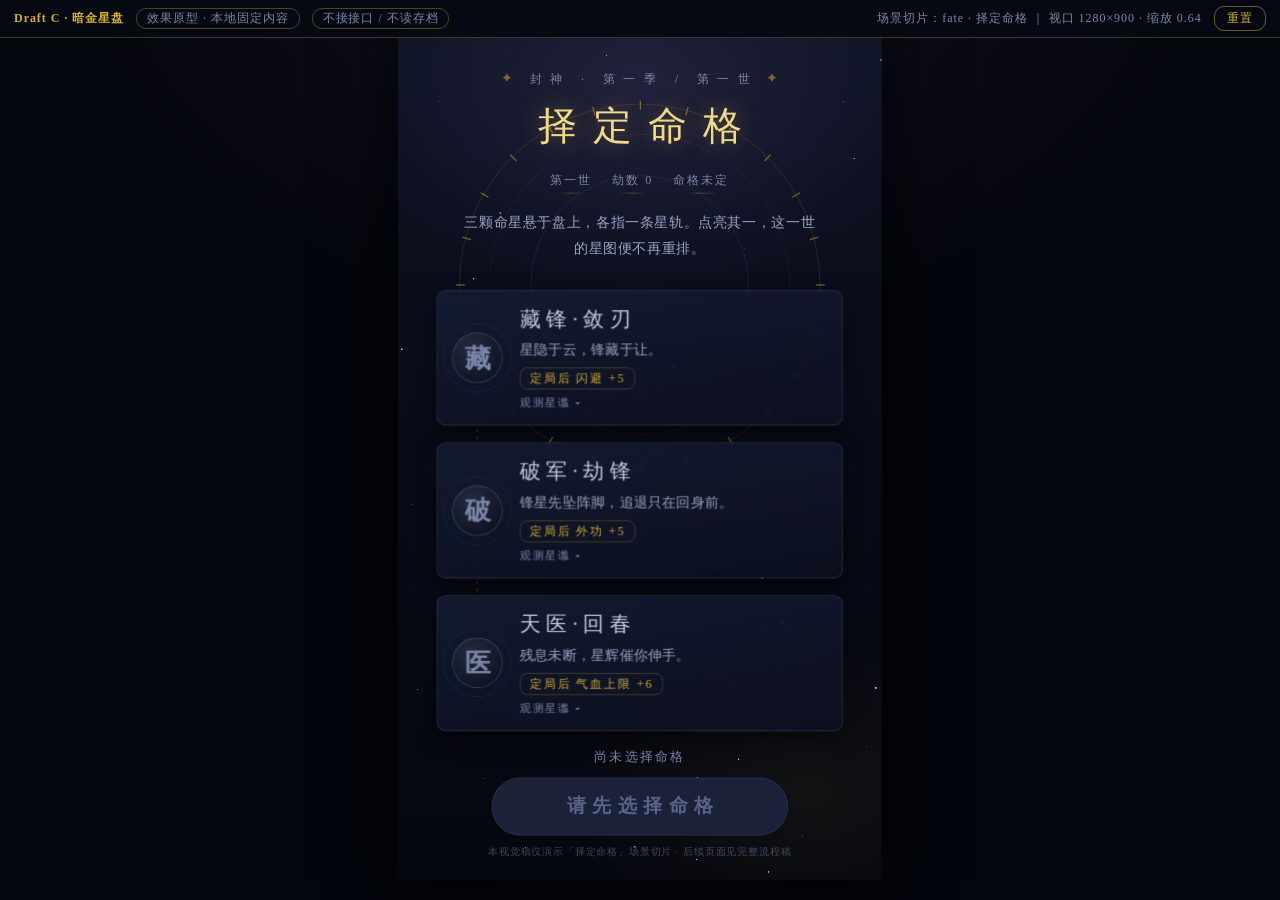
<file: c-anjin-xingpan/index.html>
<!DOCTYPE html>
<html lang="zh-CN">
<head>
<meta charset="UTF-8">
<meta name="viewport" content="width=device-width, initial-scale=1.0">
<title>Draft C · 暗金星盘 — 择定命格</title>
<style>
  /* ============ Draft C 暗金星盘 ============
     视觉语言：深夜星图 / 暗金轨道 / 命星连线
     画布：750×1334 逻辑面，JS 等比缩放适配 390×844 与桌面
  */
  * { margin: 0; padding: 0; box-sizing: border-box; }
  :root {
    --night: #080b16;         /* 夜空底 */
    --night-2: #0d1224;
    --gold: #d4af37;          /* 暗金 */
    --gold-hi: #f0d98c;
    --violet: #6b5b95;        /* 暗紫 */
    --starlight: #c8d0e8;     /* 星光 */
    --dim: #7c86a8;
    --serif: "Songti SC", "STSong", "Noto Serif CJK SC", "SimSun", serif;
  }
  html, body { height: 100%; background: #04060d; }
  body { font-family: var(--serif); color: var(--starlight); overflow: hidden; }

  /* ---------- review 外壳（非玩家画布） ---------- */
  #shell {
    position: fixed; top: 0; left: 0; right: 0; z-index: 50;
    display: flex; align-items: center; gap: 12px;
    padding: 6px 14px;
    background: rgba(6, 9, 18, .92);
    border-bottom: 1px solid rgba(212, 175, 55, .28);
    font-size: 12px; letter-spacing: .08em; color: var(--dim);
  }
  #shell .name { color: var(--gold); font-weight: 700; }
  #shell .badge { border: 1px solid rgba(212, 175, 55, .35); border-radius: 10px; padding: 1px 10px; white-space: nowrap; }
  #shell .spacer { flex: 1; }
  #shell button {
    font-family: inherit; font-size: 12px; letter-spacing: .1em;
    background: none; border: 1px solid rgba(212, 175, 55, .5); border-radius: 10px;
    color: var(--gold); padding: 3px 12px; cursor: pointer;
  }
  #shell button:hover { background: rgba(212, 175, 55, .12); }

  /* ---------- 舞台适配 ---------- */
  #viewport {
    position: fixed; inset: 0; display: flex; align-items: center; justify-content: center;
    background:
      radial-gradient(1000px 700px at 50% -10%, rgba(107, 91, 149, .14), transparent 60%),
      #04060d;
  }
  #stage-wrap { position: relative; }
  #stage {
    position: absolute; top: 0; left: 0;
    width: 750px; height: 1334px; transform-origin: top left; overflow: hidden;
    background:
      radial-gradient(760px 520px at 50% 8%, rgba(107, 91, 149, .22), transparent 62%),
      radial-gradient(600px 400px at 85% 90%, rgba(212, 175, 55, .06), transparent 60%),
      linear-gradient(180deg, var(--night-2) 0%, var(--night) 55%, #05070f 100%);
    box-shadow: 0 0 100px rgba(0, 0, 0, .9);
  }
  #sky { position: absolute; inset: 0; z-index: 1; pointer-events: none; }
  .star {
    position: absolute; border-radius: 50%;
    background: radial-gradient(circle, #fff 0%, rgba(200, 208, 232, .9) 35%, transparent 75%);
    animation: twinkle ease-in-out infinite alternate;
  }
  @keyframes twinkle { from { opacity: .25; transform: scale(.8); } to { opacity: 1; transform: scale(1.15); } }

  /* 星盘环 */
  .astrolabe {
    position: absolute; left: 50%; top: 130px; z-index: 2; pointer-events: none;
    width: 560px; height: 560px; margin-left: -280px;
    border: 1px solid rgba(212, 175, 55, .22); border-radius: 50%;
    animation: spin 90s linear infinite;
  }
  .astrolabe::before {
    content: ""; position: absolute; inset: 46px; border-radius: 50%;
    border: 1px dashed rgba(212, 175, 55, .18);
  }
  .astrolabe::after {
    content: ""; position: absolute; inset: 110px; border-radius: 50%;
    border: 1px solid rgba(107, 91, 149, .3);
  }
  .astrolabe .tick {
    position: absolute; left: 50%; top: -6px; width: 2px; height: 14px;
    background: rgba(212, 175, 55, .5); transform-origin: 1px 286px;
  }
  @keyframes spin { to { transform: rotate(360deg); } }

  /* ---------- 画布内容 ---------- */
  .page { position: absolute; inset: 0; z-index: 4; display: flex; flex-direction: column; padding: 78px 60px 56px; }

  .kicker { text-align: center; font-size: 19px; letter-spacing: .65em; text-indent: .65em; color: var(--dim); }
  .kicker::before, .kicker::after { content: "✦"; font-size: 13px; vertical-align: 2px; color: rgba(212,175,55,.55); margin: 0 16px; }
  h1.title {
    margin-top: 20px; text-align: center; font-size: 60px; font-weight: 400;
    letter-spacing: .42em; text-indent: .42em; color: var(--gold-hi);
    text-shadow: 0 0 34px rgba(212, 175, 55, .4);
  }
  .hud { margin-top: 26px; display: flex; justify-content: center; gap: 26px; font-size: 19px; letter-spacing: .16em; color: var(--dim); }
  .hud span { position: relative; padding: 4px 2px; }
  .hud span::after { content: ""; position: absolute; left: 20%; right: 20%; bottom: -4px; height: 1px; background: linear-gradient(90deg, transparent, rgba(212,175,55,.5), transparent); }
  .hud .fate-known { color: var(--gold-hi); text-shadow: 0 0 16px rgba(212,175,55,.6); }

  .intro { margin: 30px auto 0; max-width: 560px; text-align: center; font-size: 21px; line-height: 1.9; color: #9aa4c4; letter-spacing: .08em; }

  /* ---------- 命星星卡 ---------- */
  .cards { margin-top: 44px; display: flex; flex-direction: column; gap: 26px; flex: 1; position: relative; }
  #constellation { position: absolute; inset: 0; z-index: 1; pointer-events: none; }
  #constellation line { stroke: rgba(212, 175, 55, .35); stroke-width: 1.5; stroke-dasharray: 5 6; }
  #constellation line.lit { stroke: var(--gold); stroke-dasharray: none; filter: drop-shadow(0 0 6px rgba(212,175,55,.8)); }

  .card {
    position: relative; z-index: 2; flex: 1; min-height: 0;
    display: flex; align-items: stretch;
    cursor: pointer; user-select: none; text-align: left; font-family: inherit;
    color: var(--starlight);
    background: linear-gradient(170deg, rgba(21, 28, 52, .88), rgba(12, 16, 32, .88));
    border: 1px solid rgba(107, 91, 149, .45); border-radius: 14px;
    backdrop-filter: blur(2px);
    box-shadow: 0 12px 34px rgba(0, 0, 0, .55);
    transition: transform .25s ease, border-color .25s ease, box-shadow .3s ease;
  }
  .card:hover { transform: translateY(-3px); border-color: rgba(212, 175, 55, .55); }
  .card:focus-visible { outline: 3px solid var(--gold); outline-offset: 3px; }
  .card.selected {
    border-color: var(--gold);
    box-shadow: 0 0 0 1px rgba(212,175,55,.6), 0 0 44px rgba(212, 175, 55, .3), 0 12px 34px rgba(0,0,0,.55);
    background: linear-gradient(170deg, rgba(36, 34, 20, .9), rgba(16, 18, 34, .92));
  }

  .card .orb {
    flex: 0 0 124px; display: flex; align-items: center; justify-content: center; position: relative;
  }
  .card .orb i {
    font-style: normal; font-size: 40px; font-weight: 700;
    width: 78px; height: 78px; border-radius: 50%;
    display: flex; align-items: center; justify-content: center;
    color: var(--dim); border: 1px solid rgba(124, 134, 168, .5);
    background: radial-gradient(circle at 38% 32%, rgba(200, 208, 232, .12), rgba(5, 7, 15, .6));
    transition: all .3s ease;
  }
  .card .orb::before { /* 轨道环 */
    content: ""; position: absolute; width: 104px; height: 104px; border-radius: 50%;
    border: 1px dashed rgba(124, 134, 168, .35);
    transition: all .3s ease;
  }
  .card.selected .orb i {
    color: #1a1405; border-color: var(--gold-hi);
    background: radial-gradient(circle at 38% 32%, #ffe9a8, var(--gold) 65%, #8a6d1d);
    box-shadow: 0 0 30px rgba(212, 175, 55, .75);
    text-shadow: none;
  }
  .card.selected .orb::before { border-color: rgba(212, 175, 55, .8); transform: rotate(45deg) scale(1.04); }

  .card .body { flex: 1; padding: 22px 28px 22px 4px; display: flex; flex-direction: column; justify-content: center; }
  .card .name { font-size: 33px; letter-spacing: .24em; color: var(--starlight); font-weight: 400; }
  .card.selected .name { color: var(--gold-hi); }
  .card .short { margin-top: 8px; font-size: 21px; line-height: 1.65; color: #9aa4c4; letter-spacing: .05em; }
  .card .effect {
    margin-top: 10px; align-self: flex-start; font-size: 19px; letter-spacing: .14em;
    color: var(--gold); border: 1px solid rgba(212, 175, 55, .4); border-radius: 12px; padding: 3px 14px;
  }
  .card .more {
    margin-top: 10px; font-size: 17px; color: var(--dim); letter-spacing: .16em;
    background: none; border: none; font-family: inherit; cursor: pointer; text-align: left; padding: 0;
  }
  .card .more:hover { color: var(--gold); }
  .card .full {
    overflow: hidden; max-height: 0; opacity: 0;
    transition: max-height .35s ease, opacity .35s ease, margin .35s ease;
    font-size: 19px; line-height: 1.8; color: #b6c0de;
  }
  .card.expanded .full { max-height: 160px; opacity: 1; margin-top: 10px; }
  .card.readonly { cursor: default; }
  .card.readonly:hover { transform: none; }
  .card.dimmed { filter: brightness(.5) saturate(.5); }

  /* ---------- 状态行与主 CTA ---------- */
  .hint { margin-top: 26px; text-align: center; font-size: 20px; letter-spacing: .18em; color: var(--dim); min-height: 28px; }
  .hint.armed { color: var(--gold-hi); }
  .cta {
    margin-top: 18px; align-self: center; min-width: 460px; padding: 24px 40px;
    font-family: inherit; font-size: 29px; letter-spacing: .36em; text-indent: .36em; font-weight: 700;
    color: #14100a; cursor: pointer;
    background: linear-gradient(168deg, #f0d98c, var(--gold) 55%, #9a7c24);
    border: 1px solid rgba(255, 240, 190, .6); border-radius: 999px;
    box-shadow: 0 8px 30px rgba(212, 175, 55, .35), inset 0 1px 0 rgba(255,255,255,.4);
    transition: filter .2s ease, transform .15s ease, box-shadow .2s ease;
  }
  .cta:hover:not(:disabled) { filter: brightness(1.1); box-shadow: 0 10px 38px rgba(212, 175, 55, .5); }
  .cta:active:not(:disabled) { transform: translateY(2px); }
  .cta:disabled {
    cursor: not-allowed; background: #1a2138; color: #5a6488;
    border-color: rgba(107, 91, 149, .35); box-shadow: none;
  }
  .review-note { margin-top: 16px; text-align: center; font-size: 15px; letter-spacing: .12em; color: rgba(124, 134, 168, .5); }

  /* ---------- 确认层（星轨定局） ---------- */
  .overlay {
    position: absolute; inset: 0; z-index: 20; display: none;
    align-items: center; justify-content: center;
    background: rgba(3, 5, 11, .82); backdrop-filter: blur(3px);
  }
  .overlay.open { display: flex; }
  .modal {
    width: 600px; padding: 56px 50px 48px; text-align: center; position: relative;
    background:
      radial-gradient(120% 90% at 50% 0%, rgba(212, 175, 55, .08), transparent 55%),
      linear-gradient(175deg, #131a30, #0a0e1d);
    border: 1px solid rgba(212, 175, 55, .5); border-radius: 18px;
    box-shadow: 0 30px 90px rgba(0,0,0,.85), 0 0 60px rgba(212,175,55,.12);
  }
  .modal::before {
    content: "✦"; position: absolute; top: -16px; left: 50%; margin-left: -14px;
    font-size: 26px; color: var(--gold); text-shadow: 0 0 18px rgba(212,175,55,.9);
  }
  .modal h2 { font-size: 32px; letter-spacing: .2em; color: var(--gold-hi); font-weight: 400; }
  .modal p { margin-top: 22px; font-size: 23px; line-height: 1.9; color: var(--starlight); letter-spacing: .06em; }
  .modal .warn { margin-top: 14px; font-size: 18px; color: var(--violet); letter-spacing: .24em; color: #9d8cc7; }
  .modal .row { margin-top: 38px; display: flex; gap: 22px; justify-content: center; }
  .modal .row button {
    font-family: inherit; font-size: 24px; letter-spacing: .24em; text-indent: .24em;
    padding: 16px 34px; cursor: pointer; border-radius: 999px;
  }
  .btn-ghost { background: none; border: 1px solid rgba(124, 134, 168, .55); color: #9aa4c4; }
  .btn-ghost:hover { background: rgba(124, 134, 168, .12); }
  .btn-star {
    border: 1px solid rgba(255, 240, 190, .55); color: #14100a; font-weight: 700;
    background: linear-gradient(168deg, #f0d98c, var(--gold) 60%, #9a7c24);
    box-shadow: 0 6px 24px rgba(212, 175, 55, .4);
  }
  .btn-star:hover { filter: brightness(1.1); }

  /* 已定命星环 */
  .confirmed-banner {
    position: absolute; left: 0; right: 0; top: 300px; z-index: 15;
    display: none; justify-content: center; pointer-events: none;
  }
  .confirmed-banner.show { display: flex; }
  .confirmed-banner .halo {
    padding: 18px 48px; font-size: 30px; letter-spacing: .34em; text-indent: .34em;
    color: var(--gold-hi); font-weight: 700;
    background: rgba(20, 18, 8, .85);
    border: 2px solid var(--gold); border-radius: 999px;
    box-shadow: 0 0 50px rgba(212, 175, 55, .55), inset 0 0 24px rgba(212,175,55,.2);
    text-shadow: 0 0 20px rgba(212,175,55,.9);
    animation: ignite .5s ease-out;
  }
  @keyframes ignite { from { transform: scale(.7); opacity: 0; } 60% { transform: scale(1.06); } to { transform: scale(1); opacity: 1; } }

  @media (prefers-reduced-motion: reduce) {
    .star, .astrolabe { animation: none; }
    .card, .card .orb i, .card .orb::before, .card .full, .cta, .confirmed-banner .halo { animation: none; transition: none; }
  }
</style>
</head>
<body>

<div id="shell" data-review-shell>
  <span class="name">Draft C · 暗金星盘</span>
  <span class="badge" data-prototype-badge>效果原型 · 本地固定内容</span>
  <span class="badge" data-network-badge>不接接口 / 不读存档</span>
  <span class="spacer"></span>
  <span id="vp-label">场景切片：fate · 择定命格</span>
  <button id="reset" type="button" data-review-reset-page>重置</button>
</div>

<div id="viewport">
  <div id="stage-wrap">
    <main id="stage" data-page-id="fate" aria-label="择定命格">
      <div id="sky"></div>
      <div class="astrolabe" id="astrolabe"></div>
      <div class="page">
        <div class="kicker">封神 · 第一季 / 第一世</div>
        <h1 class="title">择定命格</h1>
        <div class="hud">
          <span data-life-label>第一世</span>
          <span data-difficulty-label>劫数 0</span>
          <span id="hud-fate" data-fate-label>命格未定</span>
        </div>
        <p class="intro">三颗命星悬于盘上，各指一条星轨。点亮其一，这一世的星图便不再重排。</p>

        <div class="cards" id="cards">
          <svg id="constellation" aria-hidden="true"></svg>
        </div>

        <div class="hint" id="hint" data-selection-hint>尚未选择命格</div>
        <button class="cta" id="cta" type="button" data-primary-action disabled>请先选择命格</button>
        <div class="review-note">本视觉稿仅演示「择定命格」场景切片 · 后续页面见完整流程稿</div>
      </div>

      <div class="confirmed-banner" id="banner"><div class="halo" data-confirmed-seal></div></div>

      <div class="overlay" id="overlay" data-confirm-modal="fate">
        <div class="modal" role="dialog" aria-modal="true">
          <h2>命格一经确认，本世不可更改</h2>
          <p id="modal-text"></p>
          <div class="warn">星轨既定 · 命星不移</div>
          <div class="row">
            <button class="btn-ghost" id="modal-cancel" type="button">再想想</button>
            <button class="btn-star" id="modal-ok" type="button">确认命格</button>
          </div>
        </div>
      </div>
    </main>
  </div>
</div>

<script>
/* ---------- 本地 fixture（源自 page-element-catalog.md §2.1 / §3.2，短文为同义改写） ---------- */
const FATES = [
  {
    id: "fate-cangfeng", tag: "藏", name: "藏锋·敛刃",
    short: "星隐于云，锋藏于让。",
    effect: "定局后 闪避 +5",
    full: "刀不出鞘时，旁人只看见你的沉默；真正的锋口藏在你愿意放过哪一步。定局后闪避增加5点。"
  },
  {
    id: "fate-pojun", tag: "破", name: "破军·劫锋",
    short: "锋星先坠阵脚，追退只在回身前。",
    effect: "定局后 外功 +5",
    full: "刀锋先碰到阵脚；你必须在对手回身前决定要不要追进裂口。定局后外功增加5点。"
  },
  {
    id: "fate-tianyi", tag: "医", name: "天医·回春",
    short: "残息未断，星辉催你伸手。",
    effect: "定局后 气血上限 +6",
    full: "一口气尚未断尽，草木与血气都在催你伸手；救回来的不只是伤势，还有未说完的话。定局后气血上限增加6点。"
  }
];

const stage = document.getElementById("stage");
const wrap = document.getElementById("stage-wrap");
const cardsEl = document.getElementById("cards");
const svg = document.getElementById("constellation");
const hintEl = document.getElementById("hint");
const ctaEl = document.getElementById("cta");
const overlay = document.getElementById("overlay");
const modalText = document.getElementById("modal-text");
const banner = document.getElementById("banner");
const hudFate = document.getElementById("hud-fate");

let selected = null;
let confirmed = false;

function fit() {
  const W = 750, H = 1334;
  const vw = window.innerWidth, vh = window.innerHeight;
  const scale = vw <= W ? vw / W : Math.min(vw / W, (vh - 40) / H);
  stage.style.transform = "scale(" + scale + ")";
  wrap.style.width = W * scale + "px";
  wrap.style.height = H * scale + "px";
  document.getElementById("vp-label").textContent =
    "场景切片：fate · 择定命格 ｜ 视口 " + vw + "×" + vh + " · 缩放 " + scale.toFixed(2);
}
window.addEventListener("resize", fit);

function spawnSky() {
  const sky = document.getElementById("sky");
  for (let i = 0; i < 70; i++) {
    const s = document.createElement("i");
    s.className = "star";
    const sz = 1 + Math.random() * 2.6;
    s.style.width = sz + "px"; s.style.height = sz + "px";
    s.style.left = Math.random() * 100 + "%";
    s.style.top = Math.random() * 100 + "%";
    s.style.animationDuration = (2 + Math.random() * 4) + "s";
    s.style.animationDelay = (-Math.random() * 5) + "s";
    sky.appendChild(s);
  }
  const ring = document.getElementById("astrolabe");
  for (let i = 0; i < 24; i++) {
    const t = document.createElement("i");
    t.className = "tick";
    t.style.transform = "rotate(" + (i * 15) + "deg)";
    ring.appendChild(t);
  }
}

function drawConstellation() {
  const cards = cardsEl.querySelectorAll(".card");
  const box = cardsEl.getBoundingClientRect();
  const pts = [];
  cards.forEach(c => {
    const orb = c.querySelector(".orb").getBoundingClientRect();
    pts.push({
      id: c.getAttribute("data-fate-card"),
      x: orb.left + orb.width / 2 - box.left,
      y: orb.top + orb.height / 2 - box.top
    });
  });
  const scale = stage.getBoundingClientRect().width / 750 || 1;
  svg.setAttribute("viewBox", "0 0 " + box.width / scale + " " + box.height / scale);
  svg.innerHTML = "";
  for (let i = 0; i < pts.length - 1; i++) {
    const l = document.createElementNS("http://www.w3.org/2000/svg", "line");
    l.setAttribute("x1", pts[i].x / scale); l.setAttribute("y1", pts[i].y / scale);
    l.setAttribute("x2", pts[i + 1].x / scale); l.setAttribute("y2", pts[i + 1].y / scale);
    if (selected && (pts[i].id === selected || pts[i + 1].id === selected)) l.classList.add("lit");
    svg.appendChild(l);
  }
}

function render() {
  cardsEl.querySelectorAll(".card").forEach(n => n.remove());
  FATES.forEach(f => {
    const btn = document.createElement("button");
    btn.type = "button";
    btn.className = "card";
    btn.setAttribute("data-fate-card", f.id);
    btn.innerHTML =
      '<span class="orb"><i>' + f.tag + "</i></span>" +
      '<span class="body">' +
        '<span class="name">' + f.name + "</span>" +
        '<span class="short">' + f.short + "</span>" +
        '<span class="effect">' + f.effect + "</span>" +
        '<span class="more" data-expand>' + "观测星谶 ▾</span>" +
        '<span class="full">' + f.full + "</span>" +
      "</span>";
    if (selected === f.id) btn.classList.add("selected");
    if (confirmed) {
      btn.classList.add("readonly");
      btn.classList.toggle("dimmed", selected !== f.id);
    }
    btn.addEventListener("click", ev => {
      if (ev.target.hasAttribute("data-expand")) {
        ev.stopPropagation();
        btn.classList.toggle("expanded");
        ev.target.textContent = btn.classList.contains("expanded") ? "收起 ▴" : "观测星谶 ▾";
        return;
      }
      if (confirmed) return;
      selected = f.id;
      update();
    });
    cardsEl.appendChild(btn);
  });
  requestAnimationFrame(drawConstellation);
}

function update() {
  render();
  const f = FATES.find(x => x.id === selected);
  if (!selected) {
    hintEl.textContent = "尚未选择命格";
    hintEl.classList.remove("armed");
    ctaEl.disabled = true;
    ctaEl.textContent = "请先选择命格";
  } else if (!confirmed) {
    hintEl.textContent = "本次选择将在确认后锁定。";
    hintEl.classList.add("armed");
    ctaEl.disabled = false;
    ctaEl.textContent = "确认" + f.name;
  }
}

ctaEl.addEventListener("click", () => {
  if (!selected || confirmed) return;
  const f = FATES.find(x => x.id === selected);
  modalText.textContent = "你将以“" + f.name + "”开始第一世。";
  overlay.classList.add("open");
});
document.getElementById("modal-cancel").addEventListener("click", () => overlay.classList.remove("open"));
overlay.addEventListener("click", ev => { if (ev.target === overlay) overlay.classList.remove("open"); });
document.getElementById("modal-ok").addEventListener("click", () => {
  const f = FATES.find(x => x.id === selected);
  confirmed = true;
  overlay.classList.remove("open");
  hudFate.textContent = f.name;
  hudFate.classList.add("fate-known");
  banner.querySelector(".halo").textContent = "命星已定 · " + f.name;
  banner.classList.add("show");
  hintEl.textContent = "星轨已定，本世不可更改。";
  hintEl.classList.remove("armed");
  ctaEl.disabled = true;
  ctaEl.textContent = "继续选择普攻技（完整流程稿）";
  render();
});

document.getElementById("reset").addEventListener("click", () => {
  selected = null; confirmed = false;
  banner.classList.remove("show");
  hudFate.textContent = "命格未定";
  hudFate.classList.remove("fate-known");
  update();
});

window.addEventListener("resize", () => requestAnimationFrame(drawConstellation));

fit();
spawnSky();
update();
</script>
</body>
</html>
</file>
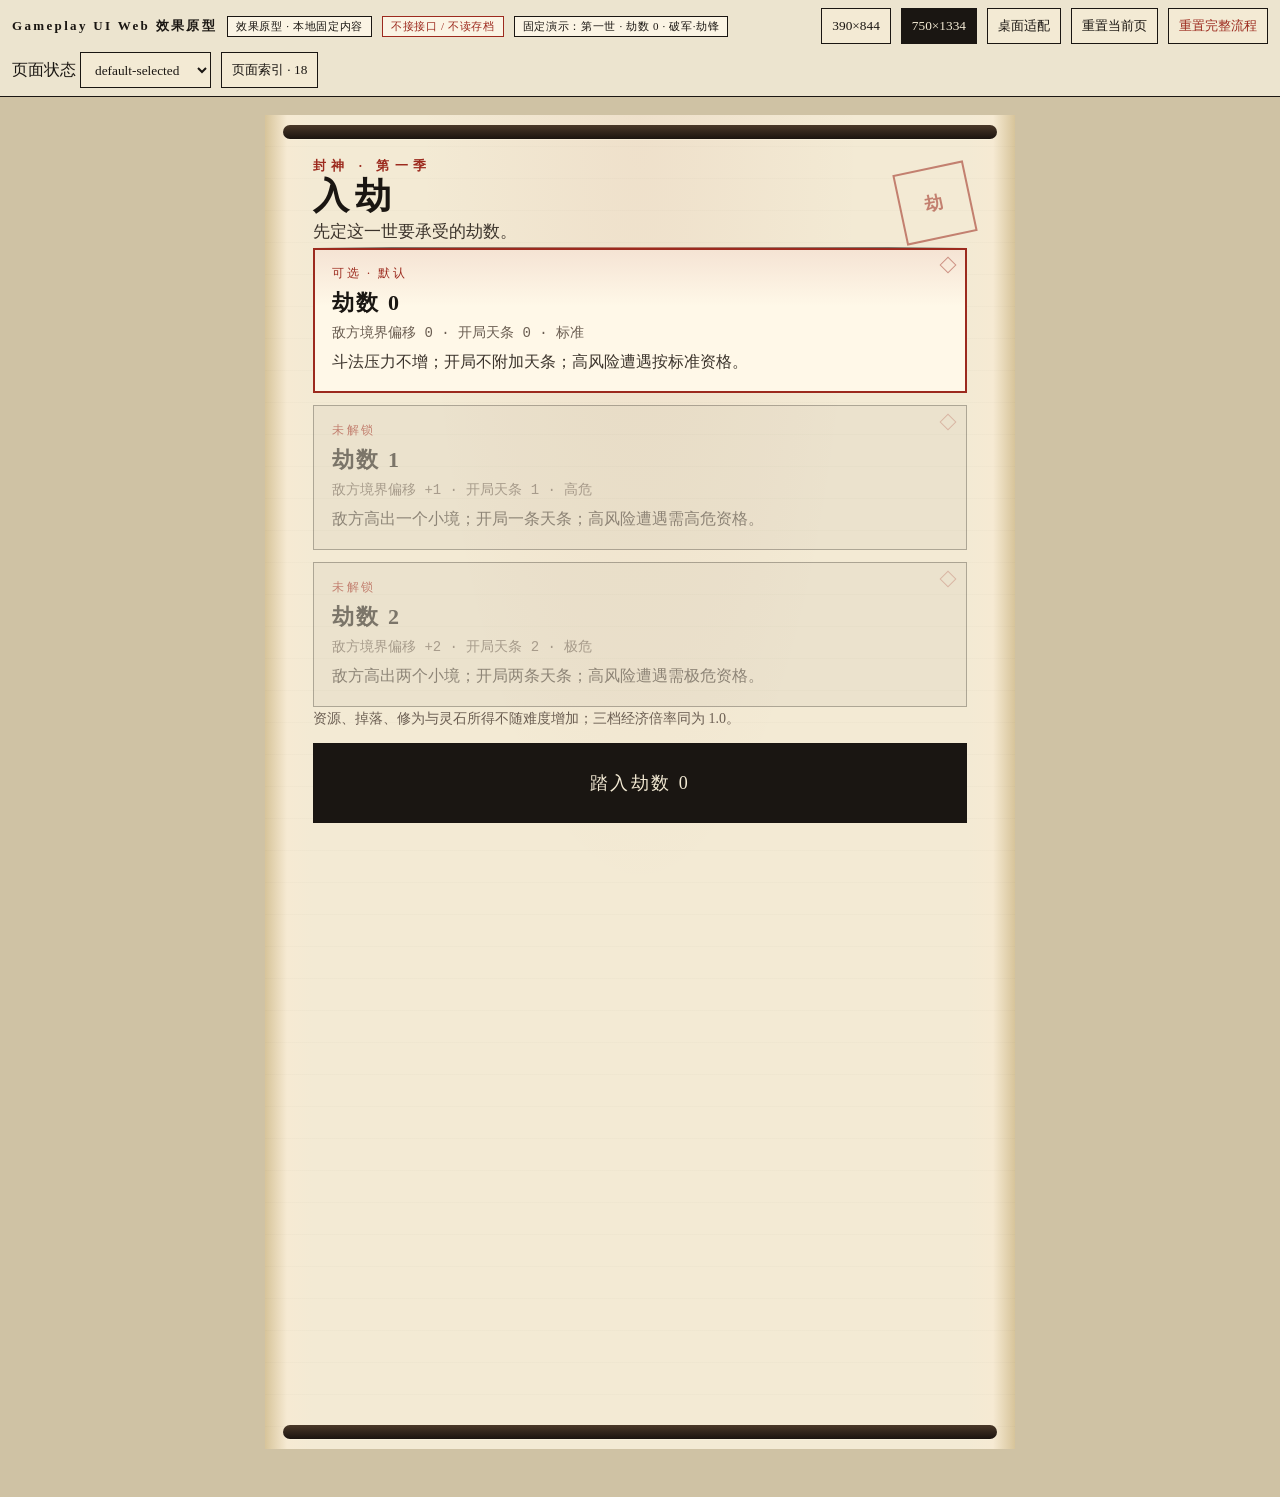
<file: prototype/index.html>
<!DOCTYPE html>
<html lang="zh-CN">
  <head>
    <meta charset="UTF-8" />
    <meta name="viewport" content="width=device-width, initial-scale=1.0, viewport-fit=cover" />
    <title>Gameplay UI Web 效果原型</title>
    <link
      rel="icon"
      href="data:image/svg+xml,%3Csvg xmlns='http://www.w3.org/2000/svg' viewBox='0 0 16 16'%3E%3Crect width='16' height='16' fill='%23f4ead4'/%3E%3Crect x='3' y='3' width='10' height='1' fill='%239c2a1e'/%3E%3Crect x='3' y='7.5' width='10' height='1' fill='%231a1612'/%3E%3Crect x='3' y='12' width='6' height='1' fill='%231a1612'/%3E%3C/svg%3E"
    />
    <script type="module" crossorigin src="./assets/index-Cv1byla5.js"></script>
    <link rel="stylesheet" crossorigin href="./assets/index-D76P3kJJ.css">
  </head>
  <body>
    <div id="app"></div>
  </body>
</html>
</file>
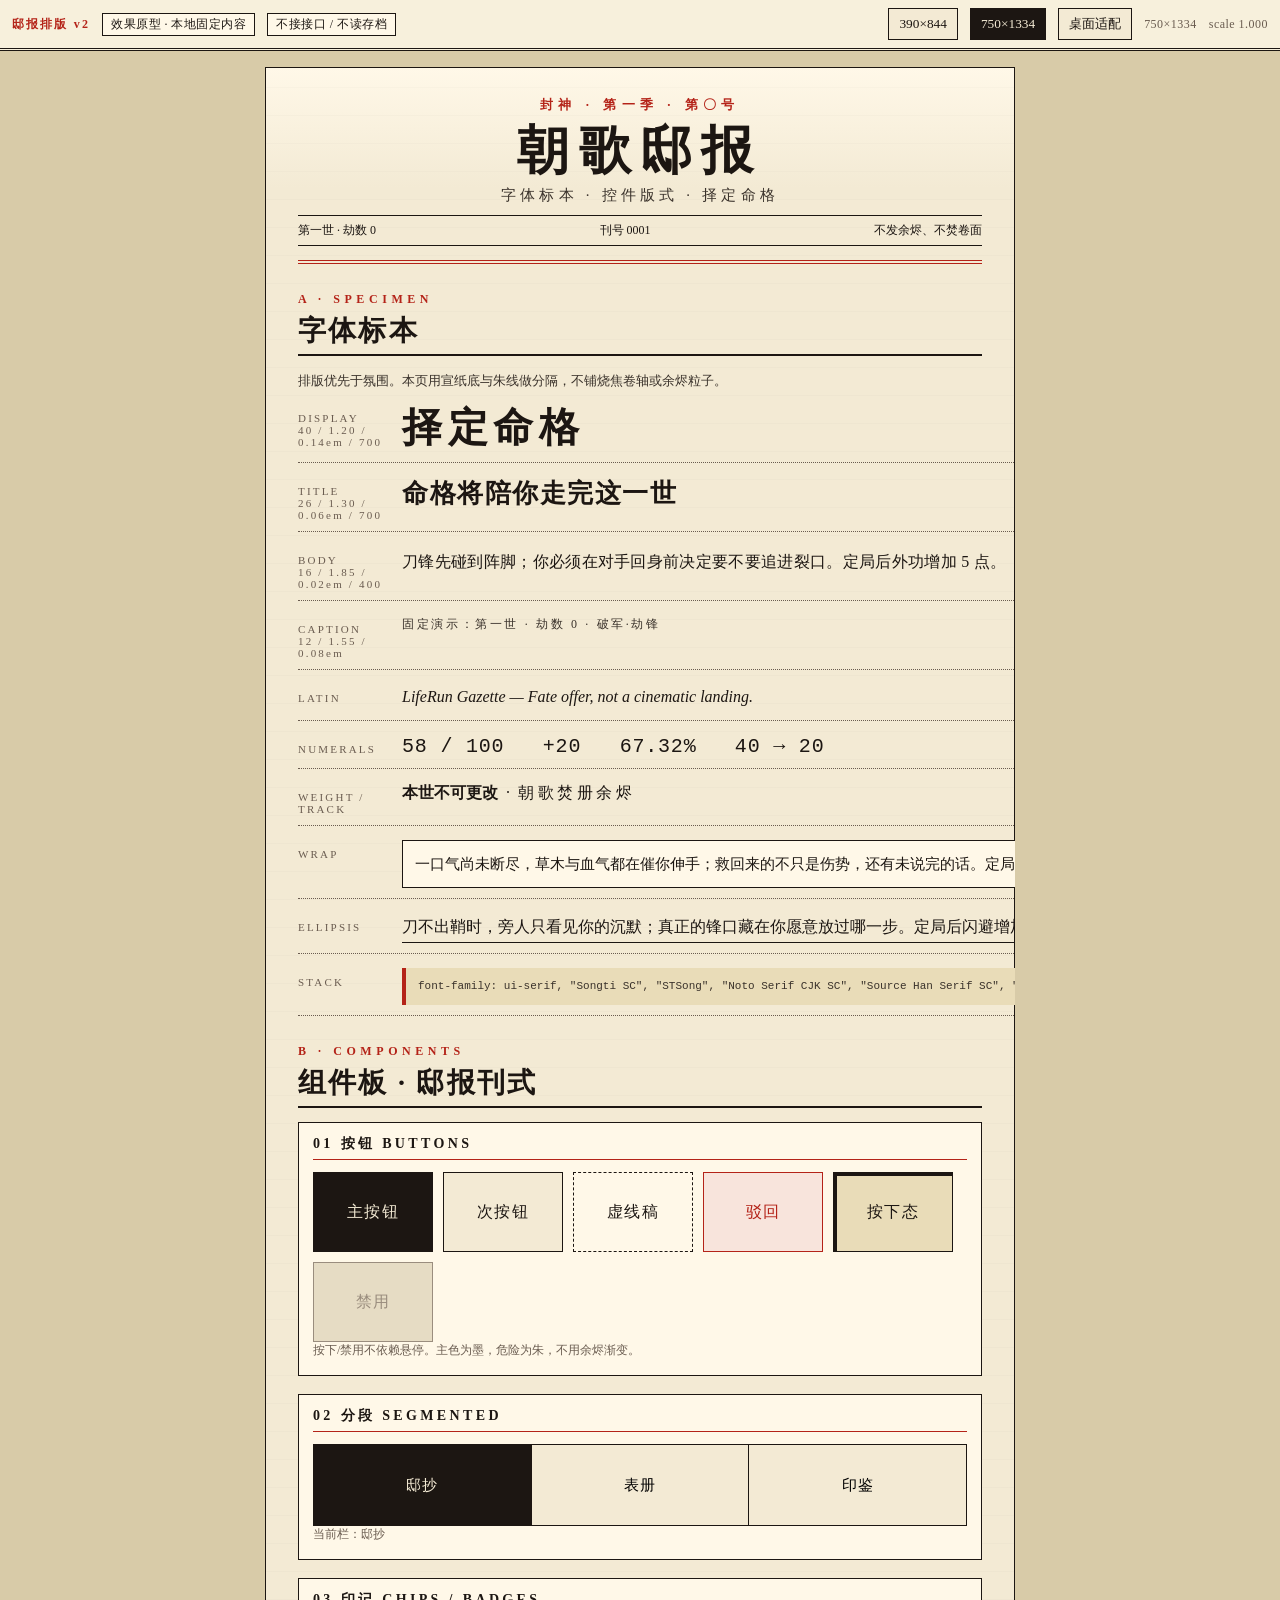
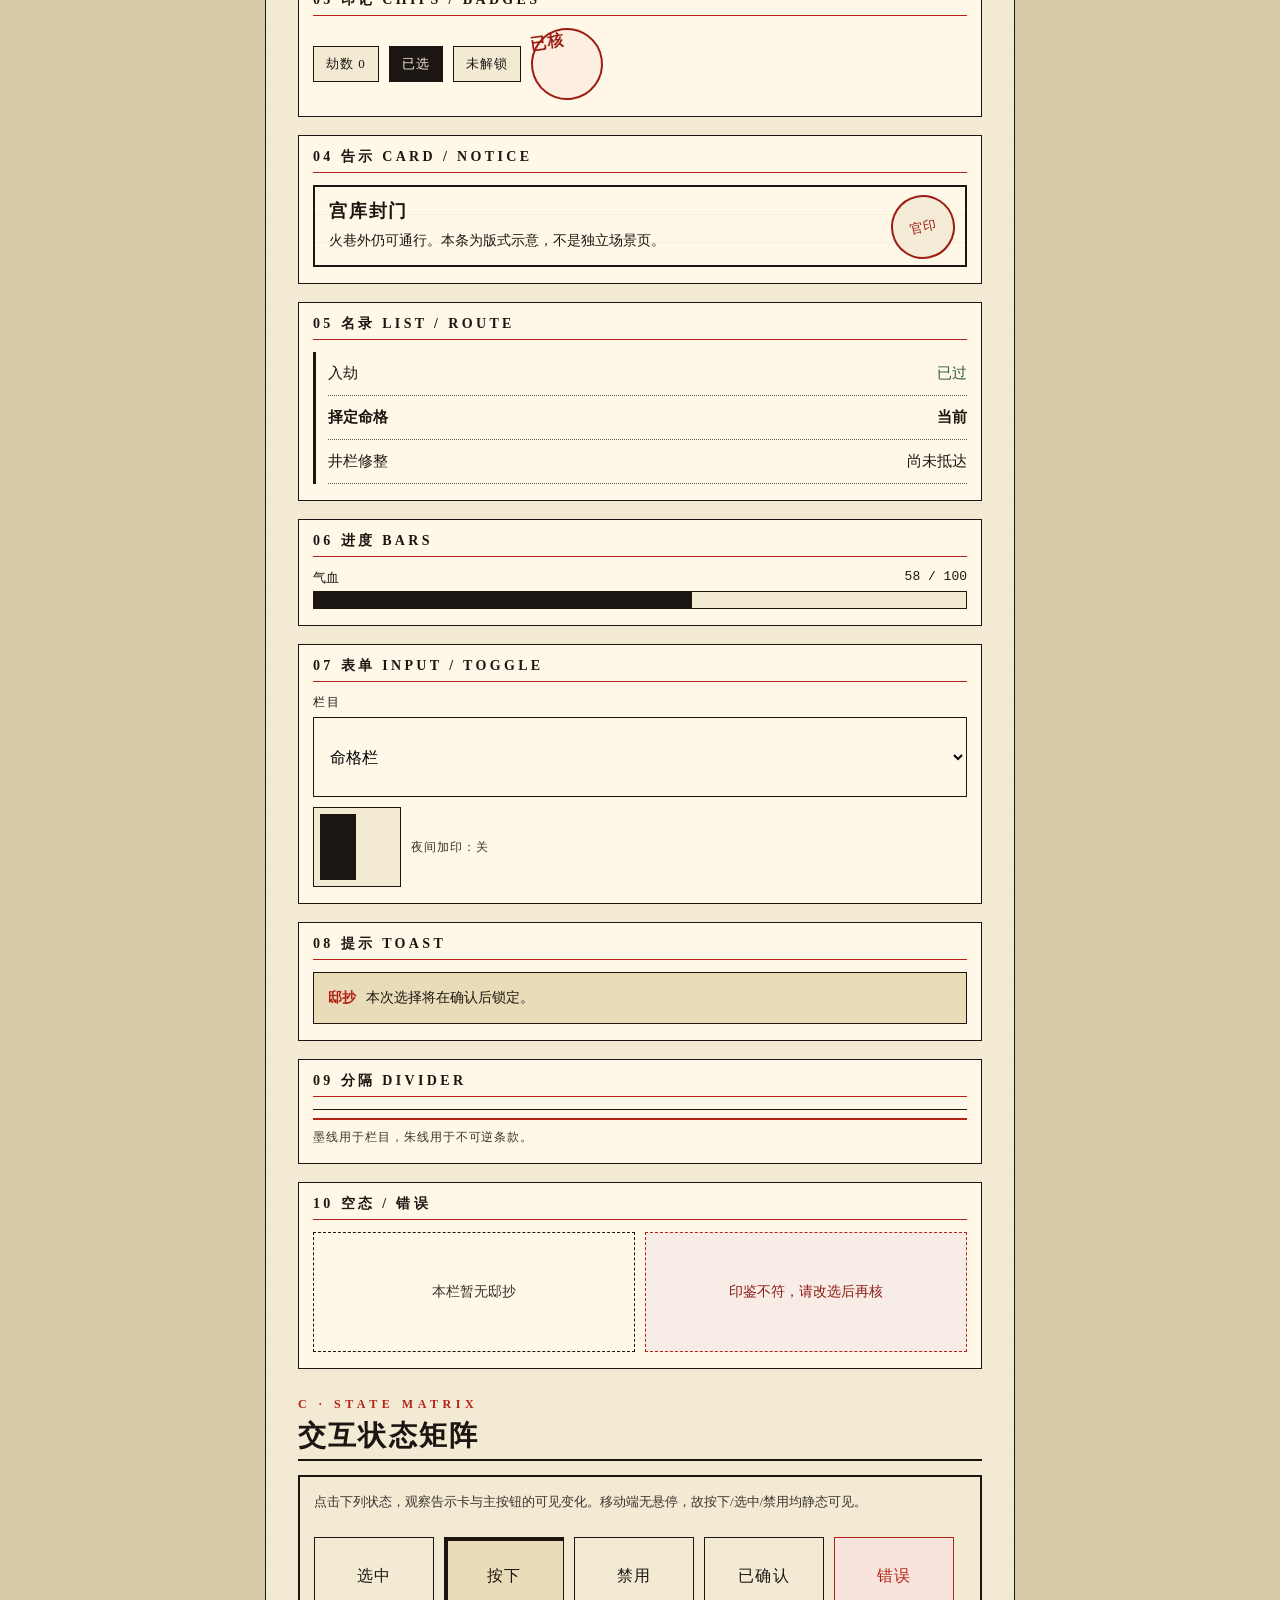
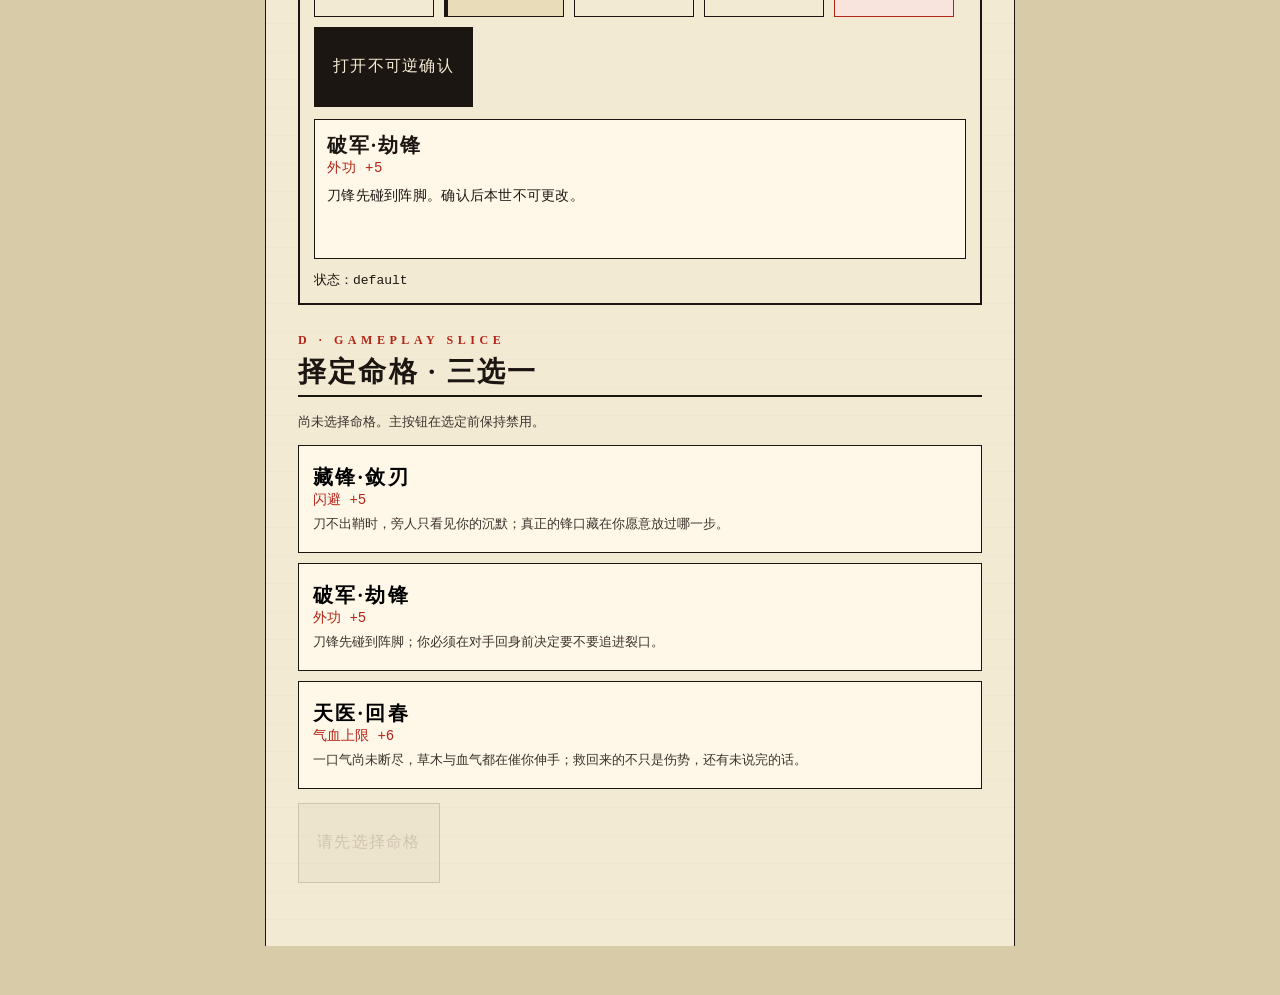
<file: v2-gazette-typeset/index.html>
<!DOCTYPE html>
<html lang="zh-CN">
<head>
<meta charset="UTF-8">
<meta name="viewport" content="width=device-width, initial-scale=1.0">
<title>v2 · 邸报排版 — 字体与组件</title>
<link rel="icon" href="data:image/svg+xml,%3Csvg xmlns='http://www.w3.org/2000/svg' viewBox='0 0 16 16'%3E%3Crect width='16' height='16' rx='1' fill='%23b42318'/%3E%3Crect x='3' y='4' width='10' height='1.2' fill='%23f3ead4'/%3E%3Crect x='3' y='7.4' width='10' height='1.2' fill='%23f3ead4'/%3E%3Crect x='3' y='10.8' width='6' height='1.2' fill='%23f3ead4'/%3E%3C/svg%3E">
<style>
  * { margin: 0; padding: 0; box-sizing: border-box; }
  :root {
    --paper: #f3ead4;
    --paper-2: #e9dcb8;
    --paper-3: #fff8e8;
    --ink: #1c1612;
    --ink-2: #3a322b;
    --ink-3: #6a5c50;
    --rule: #b42318;
    --rule-soft: #c45a4a;
    --stamp: #9c1c14;
    --ok: #2f5d3a;
    --err: #8c1a12;
    --disabled: #9a8d7e;
    --serif: ui-serif, "Songti SC", "STSong", "Noto Serif CJK SC", "Source Han Serif SC", "Source Han Serif", Georgia, "Times New Roman", serif;
    --mono: ui-monospace, "SFMono-Regular", Menlo, Consolas, monospace;
    --tap: 80px;
  }
  html, body {
    background: #d8cba8;
    color: var(--ink);
    font-family: var(--serif);
    overflow-x: hidden;
  }
  body { min-height: 100%; }
  button, input, select { font-family: inherit; }

  #shell {
    position: sticky; top: 0; z-index: 40;
    display: flex; flex-wrap: wrap; align-items: center; gap: 8px 12px;
    padding: 8px 12px;
    background: #f7f0dc;
    border-bottom: 3px double var(--ink);
    font-size: 12px; letter-spacing: 0.04em;
  }
  #shell .brand { font-weight: 700; color: var(--rule); letter-spacing: 0.18em; }
  #shell .badge {
    border: 1px solid var(--ink); padding: 2px 8px; background: var(--paper-3);
    white-space: nowrap;
  }
  #shell .spacer { flex: 1 1 40px; }
  #shell button {
    min-height: 32px; padding: 4px 10px; cursor: pointer;
    background: var(--paper); border: 1px solid var(--ink); color: var(--ink);
  }
  #shell button[aria-pressed="true"] { background: var(--ink); color: var(--paper); }
  #shell .readout { color: var(--ink-3); font-variant-numeric: tabular-nums; }

  #stage-host {
    width: 100%; display: flex; justify-content: center;
    padding: 16px 0 48px;
    overflow-x: hidden;
  }
  #stage-sizer { position: relative; overflow: hidden; max-width: 100%; }
  #stage {
    width: 750px;
    transform-origin: top left;
    background:
      repeating-linear-gradient(0deg, transparent, transparent 27px, rgba(28,22,18,0.035) 28px),
      linear-gradient(180deg, var(--paper-3) 0%, var(--paper) 120px, var(--paper) 100%);
    color: var(--ink);
    padding: 28px 32px 56px;
    border: 1px solid var(--ink);
  }

  .masthead {
    text-align: center; border-bottom: 4px double var(--rule); padding-bottom: 14px; margin-bottom: 22px;
  }
  .masthead .issue {
    font-size: 13px; letter-spacing: 0.42em; color: var(--rule); font-weight: 700;
  }
  .masthead h1 {
    font-size: 52px; line-height: 1.12; font-weight: 700; letter-spacing: 0.18em;
    margin: 8px 0 6px;
  }
  .masthead .sub {
    font-size: 15px; letter-spacing: 0.28em; color: var(--ink-2);
  }
  .colophon {
    display: flex; justify-content: space-between; font-size: 12px;
    border-top: 1px solid var(--ink); border-bottom: 1px solid var(--ink);
    padding: 6px 0; margin-top: 10px; font-variant-numeric: tabular-nums;
  }

  .sec { margin: 28px 0 8px; }
  .sec-kicker {
    font-size: 12px; letter-spacing: 0.38em; color: var(--rule); font-weight: 700;
    margin-bottom: 6px;
  }
  .sec h2 {
    font-size: 28px; line-height: 1.25; letter-spacing: 0.08em;
    border-bottom: 2px solid var(--ink); padding-bottom: 6px; margin-bottom: 14px;
  }
  .note { font-size: 13px; color: var(--ink-2); line-height: 1.7; margin-bottom: 12px; }

  .type-grid { display: grid; gap: 14px; }
  .type-row {
    display: grid; grid-template-columns: 92px 1fr; gap: 12px; align-items: start;
    border-bottom: 1px dotted var(--ink-3); padding-bottom: 10px;
  }
  .type-row .lvl {
    font-size: 11px; letter-spacing: 0.2em; color: var(--ink-3); padding-top: 8px;
  }
  .display { font-size: 40px; line-height: 1.2; letter-spacing: 0.14em; font-weight: 700; }
  .title { font-size: 26px; line-height: 1.3; letter-spacing: 0.06em; font-weight: 700; }
  .body { font-size: 16px; line-height: 1.85; letter-spacing: 0.02em; font-weight: 400; }
  .caption { font-size: 12px; line-height: 1.55; letter-spacing: 0.08em; color: var(--ink-2); }
  .latin { font-style: italic; font-size: 16px; line-height: 1.6; }
  .nums {
    font-variant-numeric: tabular-nums; font-family: var(--mono);
    font-size: 20px; letter-spacing: 0.04em;
  }
  .wrap-box {
    border: 1px solid var(--ink); padding: 10px 12px; background: var(--paper-3);
    font-size: 15px; line-height: 1.75;
  }
  .trunc {
    white-space: nowrap; overflow: hidden; text-overflow: ellipsis;
    border-bottom: 1px solid var(--ink); padding: 4px 0; max-width: 100%;
  }
  .stack-print {
    font-family: var(--mono); font-size: 11px; line-height: 1.55; color: var(--ink-2);
    background: var(--paper-2); padding: 10px 12px; border-left: 4px solid var(--rule);
    word-break: break-all;
  }
  .w-track { letter-spacing: 0.22em; }
  .w-tight { letter-spacing: 0; font-weight: 700; }
  .lh-loose { line-height: 2.05; }

  .board { display: grid; gap: 18px; }
  .cat {
    border: 1px solid var(--ink); background: var(--paper-3); padding: 12px 14px 16px;
  }
  .cat h3 {
    font-size: 14px; letter-spacing: 0.24em; border-bottom: 1px solid var(--rule);
    padding-bottom: 6px; margin-bottom: 12px;
  }
  .row { display: flex; flex-wrap: wrap; gap: 10px; align-items: center; }
  .hint { font-size: 12px; color: var(--ink-3); width: 100%; }

  .btn {
    min-height: var(--tap); min-width: 120px; padding: 12px 18px;
    border: 1px solid var(--ink); background: var(--paper); color: var(--ink);
    font-size: 16px; letter-spacing: 0.08em; cursor: pointer;
  }
  .btn-primary { background: var(--ink); color: var(--paper); }
  .btn-ghost { background: transparent; border-style: dashed; }
  .btn-danger { border-color: var(--rule); color: var(--rule); background: #f8e4dc; }
  .btn[disabled], .btn.is-disabled {
    background: #e6dcc4; color: var(--disabled); border-color: var(--disabled);
    cursor: not-allowed;
  }
  .btn.is-pressed { box-shadow: inset 3px 3px 0 var(--ink); background: var(--paper-2); }
  .btn:hover:not([disabled]):not(.is-disabled) { background: #efe0bc; }
  .btn-primary:hover:not([disabled]) { background: #2a221c; }

  .seg { display: flex; border: 1px solid var(--ink); }
  .seg button {
    min-height: var(--tap); flex: 1; border: 0; border-right: 1px solid var(--ink);
    background: var(--paper); cursor: pointer; font-size: 15px; letter-spacing: 0.06em;
  }
  .seg button:last-child { border-right: 0; }
  .seg button[aria-selected="true"] { background: var(--ink); color: var(--paper); }

  .chip {
    display: inline-flex; align-items: center; min-height: 36px; padding: 4px 12px;
    border: 1px solid var(--ink); font-size: 13px; letter-spacing: 0.08em;
    background: var(--paper);
  }
  .chip-stamp {
    border: 2px solid var(--stamp); color: var(--stamp); border-radius: 50%;
    width: 72px; height: 72px; justify-content: center; transform: rotate(-8deg);
    font-weight: 700; letter-spacing: 0.12em; background: rgba(180,35,24,0.04);
  }
  .chip.is-on { background: var(--ink); color: var(--paper); }

  .notice {
    border: 2px solid var(--ink); padding: 12px 14px; position: relative;
    background: repeating-linear-gradient(180deg, var(--paper-3), var(--paper-3) 27px, #efe6cf 28px);
  }
  .notice .stamp-abs {
    position: absolute; right: 10px; top: 8px; width: 64px; height: 64px;
    border: 2px solid var(--stamp); color: var(--stamp); border-radius: 50%;
    display: flex; align-items: center; justify-content: center;
    font-size: 13px; transform: rotate(-12deg); background: rgba(243,234,212,0.85);
  }
  .notice h4 { font-size: 18px; letter-spacing: 0.1em; margin-bottom: 6px; padding-right: 72px; }
  .notice p { font-size: 14px; line-height: 1.7; }

  .route { border-left: 3px solid var(--ink); padding-left: 12px; }
  .route li {
    list-style: none; min-height: 44px; display: flex; justify-content: space-between;
    align-items: center; border-bottom: 1px dotted var(--ink-3); font-size: 15px;
  }
  .route .done { color: var(--ok); }
  .route .now { font-weight: 700; }

  .meter { height: 18px; border: 1px solid var(--ink); background: var(--paper); position: relative; }
  .meter > i { display: block; height: 100%; background: var(--ink); width: 58%; }
  .meter-label {
    display: flex; justify-content: space-between; font-variant-numeric: tabular-nums;
    font-family: var(--mono); font-size: 13px; margin-bottom: 4px;
  }

  .field { display: grid; gap: 6px; width: 100%; }
  .field label { font-size: 12px; letter-spacing: 0.18em; }
  .field input, .field select {
    min-height: var(--tap); border: 1px solid var(--ink); background: var(--paper-3);
    padding: 0 12px; font-size: 16px;
  }
  .toggle {
    width: 88px; height: var(--tap); border: 1px solid var(--ink); background: var(--paper);
    position: relative; cursor: pointer; padding: 6px;
  }
  .toggle i {
    display: block; width: 36px; height: calc(var(--tap) - 14px); background: var(--ink);
  }
  .toggle[aria-pressed="true"] { background: #ead8b0; }
  .toggle[aria-pressed="true"] i { margin-left: auto; background: var(--rule); }

  .toast {
    border: 1px solid var(--ink); background: var(--paper-2); padding: 12px 14px;
    font-size: 14px; min-height: 52px; display: flex; align-items: center; gap: 10px;
  }
  .toast b { color: var(--rule); }

  .empty, .error-box {
    min-height: 120px; border: 1px dashed var(--ink); display: flex;
    flex-direction: column; align-items: center; justify-content: center; gap: 6px;
    font-size: 14px; color: var(--ink-2);
  }
  .error-box { border-color: var(--rule); color: var(--err); background: #f8ece6; }

  hr.rule { border: 0; border-top: 1px solid var(--ink); margin: 8px 0; }
  hr.rule-red { border: 0; border-top: 2px solid var(--rule); margin: 8px 0; }

  .matrix {
    display: grid; gap: 12px; border: 2px solid var(--ink); padding: 14px;
    background: var(--paper);
  }
  .matrix-live {
    min-height: 140px; border: 1px solid var(--ink); padding: 12px; background: var(--paper-3);
  }
  .matrix-live.is-selected { outline: 3px solid var(--rule); outline-offset: -3px; }
  .matrix-live.is-pressed { box-shadow: inset 0 4px 0 var(--ink); }
  .matrix-live.is-disabled { opacity: 0.45; pointer-events: none; }
  .matrix-live.is-confirmed { background: #e7efe4; border-color: var(--ok); }
  .matrix-live.is-error { background: #f8ece6; border-color: var(--rule); }
  .status-line { font-family: var(--mono); font-size: 13px; font-variant-numeric: tabular-nums; }

  .fate-list { display: grid; gap: 10px; }
  .fate {
    min-height: 108px; border: 1px solid var(--ink); padding: 12px 14px; text-align: left;
    background: var(--paper-3); cursor: pointer; width: 100%;
  }
  .fate[aria-pressed="true"] { background: #f4e2d4; border-width: 2px; border-color: var(--rule); }
  .fate .nm { font-size: 20px; letter-spacing: 0.12em; font-weight: 700; }
  .fate .fx { font-family: var(--mono); font-variant-numeric: tabular-nums; font-size: 14px; color: var(--rule); }
  .fate .bd { font-size: 13px; line-height: 1.65; color: var(--ink-2); margin-top: 4px; }
  .cta[disabled] { opacity: 0.4; cursor: not-allowed; }

  .overlay {
    display: none; position: fixed; inset: 0; z-index: 80;
    background: rgba(28,22,18,0.45); align-items: center; justify-content: center;
  }
  .overlay.open { display: flex; }
  .modal {
    width: min(520px, calc(100vw - 24px)); background: var(--paper);
    border: 3px double var(--ink); padding: 22px 20px;
  }
  .modal h3 { font-size: 22px; letter-spacing: 0.08em; margin-bottom: 10px; }
  .modal p { font-size: 15px; line-height: 1.75; margin-bottom: 16px; }
  .modal-actions { display: flex; gap: 10px; }
  .modal-actions .btn { flex: 1; }

  @media (prefers-reduced-motion: reduce) {
    * { animation: none !important; transition: none !important; }
  }
</style>
</head>
<body>
  <div id="shell" data-review-shell>
    <span class="brand">邸报排版 v2</span>
    <span class="badge" data-prototype-badge>效果原型 · 本地固定内容</span>
    <span class="badge" data-network-badge>不接接口 / 不读存档</span>
    <span class="spacer"></span>
    <button type="button" data-viewport="390" aria-pressed="false">390×844</button>
    <button type="button" data-viewport="750" aria-pressed="true">750×1334</button>
    <button type="button" data-viewport="desktop" aria-pressed="false">桌面适配</button>
    <span class="readout" id="vp-readout">750×1334</span>
    <span class="readout" id="scale-readout">scale 1.000</span>
  </div>

  <div id="stage-host">
    <div id="stage-sizer">
      <div id="stage">
        <header class="masthead">
          <div class="issue">封神 · 第一季 · 第〇号</div>
          <h1>朝歌邸报</h1>
          <div class="sub">字体标本 · 控件版式 · 择定命格</div>
          <div class="colophon">
            <span>第一世 · 劫数 0</span>
            <span>刊号 0001</span>
            <span>不发余烬、不焚卷面</span>
          </div>
        </header>

        <section class="sec" id="type">
          <div class="sec-kicker">A · SPECIMEN</div>
          <h2>字体标本</h2>
          <p class="note">排版优先于氛围。本页用宣纸底与朱线做分隔，不铺烧焦卷轴或余烬粒子。</p>
          <div class="type-grid">
            <div class="type-row">
              <div class="lvl">DISPLAY<br>40 / 1.20 / 0.14em / 700</div>
              <div class="display">择定命格</div>
            </div>
            <div class="type-row">
              <div class="lvl">TITLE<br>26 / 1.30 / 0.06em / 700</div>
              <div class="title">命格将陪你走完这一世</div>
            </div>
            <div class="type-row">
              <div class="lvl">BODY<br>16 / 1.85 / 0.02em / 400</div>
              <div class="body lh-loose">刀锋先碰到阵脚；你必须在对手回身前决定要不要追进裂口。定局后外功增加 5 点。</div>
            </div>
            <div class="type-row">
              <div class="lvl">CAPTION<br>12 / 1.55 / 0.08em</div>
              <div class="caption w-track">固定演示：第一世 · 劫数 0 · 破军·劫锋</div>
            </div>
            <div class="type-row">
              <div class="lvl">LATIN</div>
              <div class="latin">LifeRun Gazette — Fate offer, not a cinematic landing.</div>
            </div>
            <div class="type-row">
              <div class="lvl">NUMERALS</div>
              <div class="nums">58 / 100 &nbsp; +20 &nbsp; 67.32% &nbsp; 40 → 20</div>
            </div>
            <div class="type-row">
              <div class="lvl">WEIGHT / TRACK</div>
              <div>
                <span class="w-tight">本世不可更改</span>
                &nbsp;·&nbsp;
                <span class="w-track">朝歌焚册余烬</span>
              </div>
            </div>
            <div class="type-row">
              <div class="lvl">WRAP</div>
              <div class="wrap-box">一口气尚未断尽，草木与血气都在催你伸手；救回来的不只是伤势，还有未说完的话。定局后气血上限增加 6 点。</div>
            </div>
            <div class="type-row">
              <div class="lvl">ELLIPSIS</div>
              <div class="trunc">刀不出鞘时，旁人只看见你的沉默；真正的锋口藏在你愿意放过哪一步。定局后闪避增加 5 点。</div>
            </div>
            <div class="type-row">
              <div class="lvl">STACK</div>
              <pre class="stack-print">font-family: ui-serif, "Songti SC", "STSong", "Noto Serif CJK SC", "Source Han Serif SC", "Source Han Serif", Georgia, "Times New Roman", serif</pre>
            </div>
          </div>
        </section>

        <section class="sec" id="board">
          <div class="sec-kicker">B · COMPONENTS</div>
          <h2>组件板 · 邸报刊式</h2>
          <div class="board">
            <div class="cat">
              <h3>01 按钮 BUTTONS</h3>
              <div class="row">
                <button class="btn btn-primary" type="button">主按钮</button>
                <button class="btn" type="button">次按钮</button>
                <button class="btn btn-ghost" type="button">虚线稿</button>
                <button class="btn btn-danger" type="button">驳回</button>
                <button class="btn is-pressed" type="button">按下态</button>
                <button class="btn is-disabled" type="button" disabled>禁用</button>
              </div>
              <p class="hint">按下/禁用不依赖悬停。主色为墨，危险为朱，不用余烬渐变。</p>
            </div>

            <div class="cat">
              <h3>02 分段 SEGMENTED</h3>
              <div class="seg" role="tablist">
                <button type="button" aria-selected="true" data-seg="notice">邸抄</button>
                <button type="button" aria-selected="false" data-seg="form">表册</button>
                <button type="button" aria-selected="false" data-seg="stamp">印鉴</button>
              </div>
              <p class="hint" id="seg-hint">当前栏：邸抄</p>
            </div>

            <div class="cat">
              <h3>03 印记 CHIPS / BADGES</h3>
              <div class="row">
                <span class="chip">劫数 0</span>
                <span class="chip is-on">已选</span>
                <span class="chip">未解锁</span>
                <span class="chip-stamp">已核</span>
              </div>
            </div>

            <div class="cat">
              <h3>04 告示 CARD / NOTICE</h3>
              <article class="notice">
                <div class="stamp-abs">官印</div>
                <h4>宫库封门</h4>
                <p>火巷外仍可通行。本条为版式示意，不是独立场景页。</p>
              </article>
            </div>

            <div class="cat">
              <h3>05 名录 LIST / ROUTE</h3>
              <ol class="route">
                <li><span>入劫</span><span class="done">已过</span></li>
                <li class="now"><span>择定命格</span><span>当前</span></li>
                <li><span>井栏修整</span><span>尚未抵达</span></li>
              </ol>
            </div>

            <div class="cat">
              <h3>06 进度 BARS</h3>
              <div class="meter-label"><span>气血</span><span>58 / 100</span></div>
              <div class="meter" aria-label="气血 58 / 100"><i></i></div>
            </div>

            <div class="cat">
              <h3>07 表单 INPUT / TOGGLE</h3>
              <div class="field">
                <label for="g-select">栏目</label>
                <select id="g-select">
                  <option>命格栏</option>
                  <option>战报栏</option>
                  <option>坊市栏</option>
                </select>
              </div>
              <div class="row" style="margin-top:10px">
                <button class="toggle" type="button" aria-pressed="false" id="g-toggle"><i></i></button>
                <span class="caption" id="g-toggle-lab">夜间加印：关</span>
              </div>
            </div>

            <div class="cat">
              <h3>08 提示 TOAST</h3>
              <div class="toast" data-toast><b>邸抄</b> 本次选择将在确认后锁定。</div>
            </div>

            <div class="cat">
              <h3>09 分隔 DIVIDER</h3>
              <hr class="rule">
              <hr class="rule-red">
              <p class="caption">墨线用于栏目，朱线用于不可逆条款。</p>
            </div>

            <div class="cat">
              <h3>10 空态 / 错误</h3>
              <div class="row" style="align-items:stretch">
                <div class="empty" style="flex:1">本栏暂无邸抄</div>
                <div class="error-box" style="flex:1">印鉴不符，请改选后再核</div>
              </div>
            </div>
          </div>
        </section>

        <section class="sec" id="matrix">
          <div class="sec-kicker">C · STATE MATRIX</div>
          <h2>交互状态矩阵</h2>
          <div class="matrix">
            <p class="note">点击下列状态，观察告示卡与主按钮的可见变化。移动端无悬停，故按下/选中/禁用均静态可见。</p>
            <div class="row">
              <button class="btn" type="button" data-mx="selected">选中</button>
              <button class="btn is-pressed" type="button" data-mx="pressed">按下</button>
              <button class="btn" type="button" data-mx="disabled">禁用</button>
              <button class="btn" type="button" data-mx="confirmed">已确认</button>
              <button class="btn btn-danger" type="button" data-mx="error">错误</button>
              <button class="btn btn-primary" type="button" id="mx-confirm-open">打开不可逆确认</button>
            </div>
            <div class="matrix-live" id="mx-live">
              <div class="nm" style="font-size:20px;letter-spacing:.1em;font-weight:700">破军·劫锋</div>
              <div class="fx nums" style="font-size:14px;color:var(--rule)">外功 +5</div>
              <p class="bd body" style="font-size:14px;margin-top:6px">刀锋先碰到阵脚。确认后本世不可更改。</p>
            </div>
            <div class="status-line" id="mx-status">状态：default</div>
          </div>
        </section>

        <section class="sec" id="gameplay">
          <div class="sec-kicker">D · GAMEPLAY SLICE</div>
          <h2>择定命格 · 三选一</h2>
          <p class="note" data-selection-hint id="fate-hint">尚未选择命格。主按钮在选定前保持禁用。</p>
          <div class="fate-list">
            <button class="fate" type="button" data-fate-card="fate-cangfeng" aria-pressed="false">
              <div class="nm">藏锋·敛刃</div>
              <div class="fx">闪避 +5</div>
              <div class="bd">刀不出鞘时，旁人只看见你的沉默；真正的锋口藏在你愿意放过哪一步。</div>
            </button>
            <button class="fate" type="button" data-fate-card="fate-pojun" aria-pressed="false">
              <div class="nm">破军·劫锋</div>
              <div class="fx">外功 +5</div>
              <div class="bd">刀锋先碰到阵脚；你必须在对手回身前决定要不要追进裂口。</div>
            </button>
            <button class="fate" type="button" data-fate-card="fate-tianyi" aria-pressed="false">
              <div class="nm">天医·回春</div>
              <div class="fx">气血上限 +6</div>
              <div class="bd">一口气尚未断尽，草木与血气都在催你伸手；救回来的不只是伤势，还有未说完的话。</div>
            </button>
          </div>
          <div class="row" style="margin-top:14px">
            <button class="btn btn-primary cta" type="button" id="fate-cta" data-primary-action disabled>请先选择命格</button>
          </div>
          <p class="caption" id="fate-seal" hidden>命格已定 · 破军·劫锋</p>
        </section>
      </div>
    </div>
  </div>

  <div class="overlay" id="overlay" role="dialog" aria-modal="true" aria-labelledby="modal-title">
    <div class="modal">
      <h3 id="modal-title">命格一经确认，本世不可更改</h3>
      <p id="modal-body">你将以所选命格开始第一世。此确认不可撤回。</p>
      <div class="modal-actions">
        <button class="btn" type="button" id="modal-cancel">再想想</button>
        <button class="btn btn-primary" type="button" id="modal-ok">确认</button>
      </div>
    </div>
  </div>

<script>
(function () {
  var STAGE_W = 750;
  var mode = "750";
  var stage = document.getElementById("stage");
  var sizer = document.getElementById("stage-sizer");
  var overlay = document.getElementById("overlay");
  var modalTitle = document.getElementById("modal-title");
  var modalBody = document.getElementById("modal-body");
  var modalOk = document.getElementById("modal-ok");
  var modalMode = "fate";
  var selectedFate = null;
  var fateLocked = false;
  var fateNames = {
    "fate-cangfeng": "藏锋·敛刃",
    "fate-pojun": "破军·劫锋",
    "fate-tianyi": "天医·回春"
  };

  function applyScale() {
    var shellH = document.getElementById("shell").offsetHeight || 0;
    var vw = document.documentElement.clientWidth;
    var scale = 1;
    if (mode === "390") {
      scale = Math.min(390 / STAGE_W, vw / STAGE_W);
    } else if (mode === "750") {
      scale = Math.min(1, vw / STAGE_W);
    } else {
      scale = Math.min(1, Math.max(0.4, (vw - 48) / STAGE_W));
    }
    stage.style.transform = "scale(" + scale + ")";
    var contentH = stage.scrollHeight;
    sizer.style.width = Math.floor(STAGE_W * scale) + "px";
    sizer.style.height = Math.floor(contentH * scale) + "px";
    document.getElementById("vp-readout").textContent =
      mode === "390" ? "390×844" : mode === "750" ? "750×1334" : "桌面适配";
    document.getElementById("scale-readout").textContent = "scale " + scale.toFixed(3);
    document.documentElement.style.overflowX = "hidden";
    document.body.style.overflowX = "hidden";
  }

  document.querySelectorAll("#shell [data-viewport]").forEach(function (btn) {
    btn.addEventListener("click", function () {
      mode = btn.getAttribute("data-viewport");
      document.querySelectorAll("#shell [data-viewport]").forEach(function (b) {
        b.setAttribute("aria-pressed", b === btn ? "true" : "false");
      });
      applyScale();
    });
  });
  window.addEventListener("resize", applyScale);
  if (window.ResizeObserver) {
    new ResizeObserver(applyScale).observe(stage);
  }

  document.querySelectorAll("[data-seg]").forEach(function (btn) {
    btn.addEventListener("click", function () {
      document.querySelectorAll("[data-seg]").forEach(function (b) {
        b.setAttribute("aria-selected", b === btn ? "true" : "false");
      });
      var map = { notice: "邸抄", form: "表册", stamp: "印鉴" };
      document.getElementById("seg-hint").textContent = "当前栏：" + map[btn.getAttribute("data-seg")];
    });
  });

  var tog = document.getElementById("g-toggle");
  tog.addEventListener("click", function () {
    var on = tog.getAttribute("aria-pressed") !== "true";
    tog.setAttribute("aria-pressed", on ? "true" : "false");
    document.getElementById("g-toggle-lab").textContent = on ? "夜间加印：开" : "夜间加印：关";
  });

  var live = document.getElementById("mx-live");
  var mxStatus = document.getElementById("mx-status");
  document.querySelectorAll("[data-mx]").forEach(function (btn) {
    btn.addEventListener("click", function () {
      var st = btn.getAttribute("data-mx");
      live.className = "matrix-live is-" + st;
      mxStatus.textContent = "状态：" + st;
    });
  });

  function openOverlay(kind) {
    modalMode = kind;
    overlay.classList.add("open");
    if (kind === "matrix") {
      modalTitle.textContent = "此操作确认后不可撤回";
      modalBody.textContent = "矩阵演示：确认将把样本标为已确认。本世规则仍以命格切片为准。";
      modalOk.textContent = "确认";
    } else {
      var name = fateNames[selectedFate] || "未选择";
      modalTitle.textContent = "命格一经确认，本世不可更改";
      modalBody.textContent = "你将以“" + name + "”开始第一世。";
      modalOk.textContent = "确认命格";
    }
  }
  function closeOverlay() { overlay.classList.remove("open"); }

  document.getElementById("mx-confirm-open").addEventListener("click", function () {
    openOverlay("matrix");
  });
  document.getElementById("modal-cancel").addEventListener("click", closeOverlay);
  overlay.addEventListener("click", function (ev) {
    if (ev.target === overlay) closeOverlay();
  });
  modalOk.addEventListener("click", function () {
    if (modalMode === "matrix") {
      live.className = "matrix-live is-confirmed";
      mxStatus.textContent = "状态：confirmed";
    } else if (selectedFate) {
      fateLocked = true;
      document.getElementById("fate-hint").textContent = "本次选择已锁定。";
      document.getElementById("fate-cta").disabled = true;
      document.getElementById("fate-cta").textContent = "命格已定";
      document.getElementById("fate-seal").hidden = false;
      document.querySelectorAll("[data-fate-card]").forEach(function (c) {
        c.disabled = true;
      });
    }
    closeOverlay();
  });

  document.querySelectorAll("[data-fate-card]").forEach(function (card) {
    card.addEventListener("click", function () {
      if (fateLocked) return;
      selectedFate = card.getAttribute("data-fate-card");
      document.querySelectorAll("[data-fate-card]").forEach(function (c) {
        c.setAttribute("aria-pressed", c === card ? "true" : "false");
      });
      var name = fateNames[selectedFate];
      var cta = document.getElementById("fate-cta");
      cta.disabled = false;
      cta.textContent = "确认" + name;
      document.getElementById("fate-hint").textContent = "本次选择将在确认后锁定。";
    });
  });
  document.getElementById("fate-cta").addEventListener("click", function () {
    if (!selectedFate || fateLocked) return;
    openOverlay("fate");
  });

  applyScale();
})();
</script>
</body>
</html>
</file>
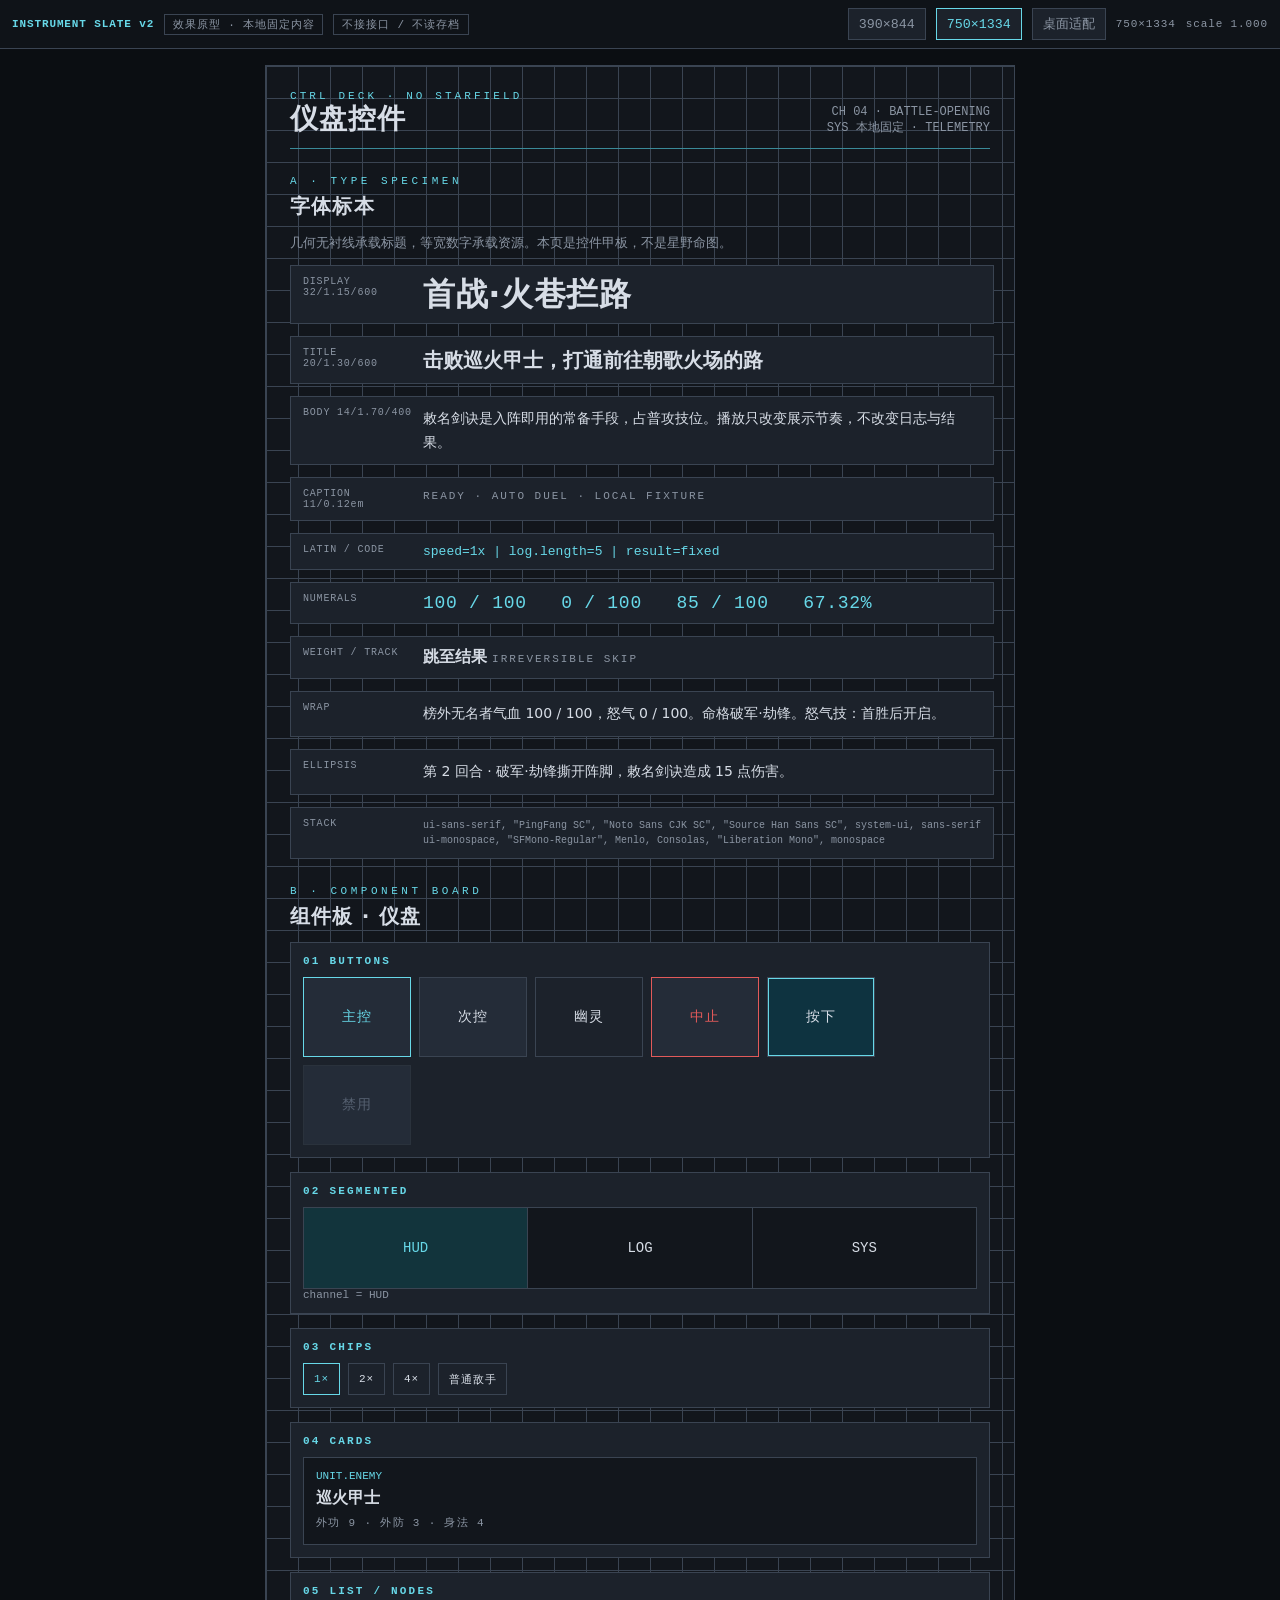
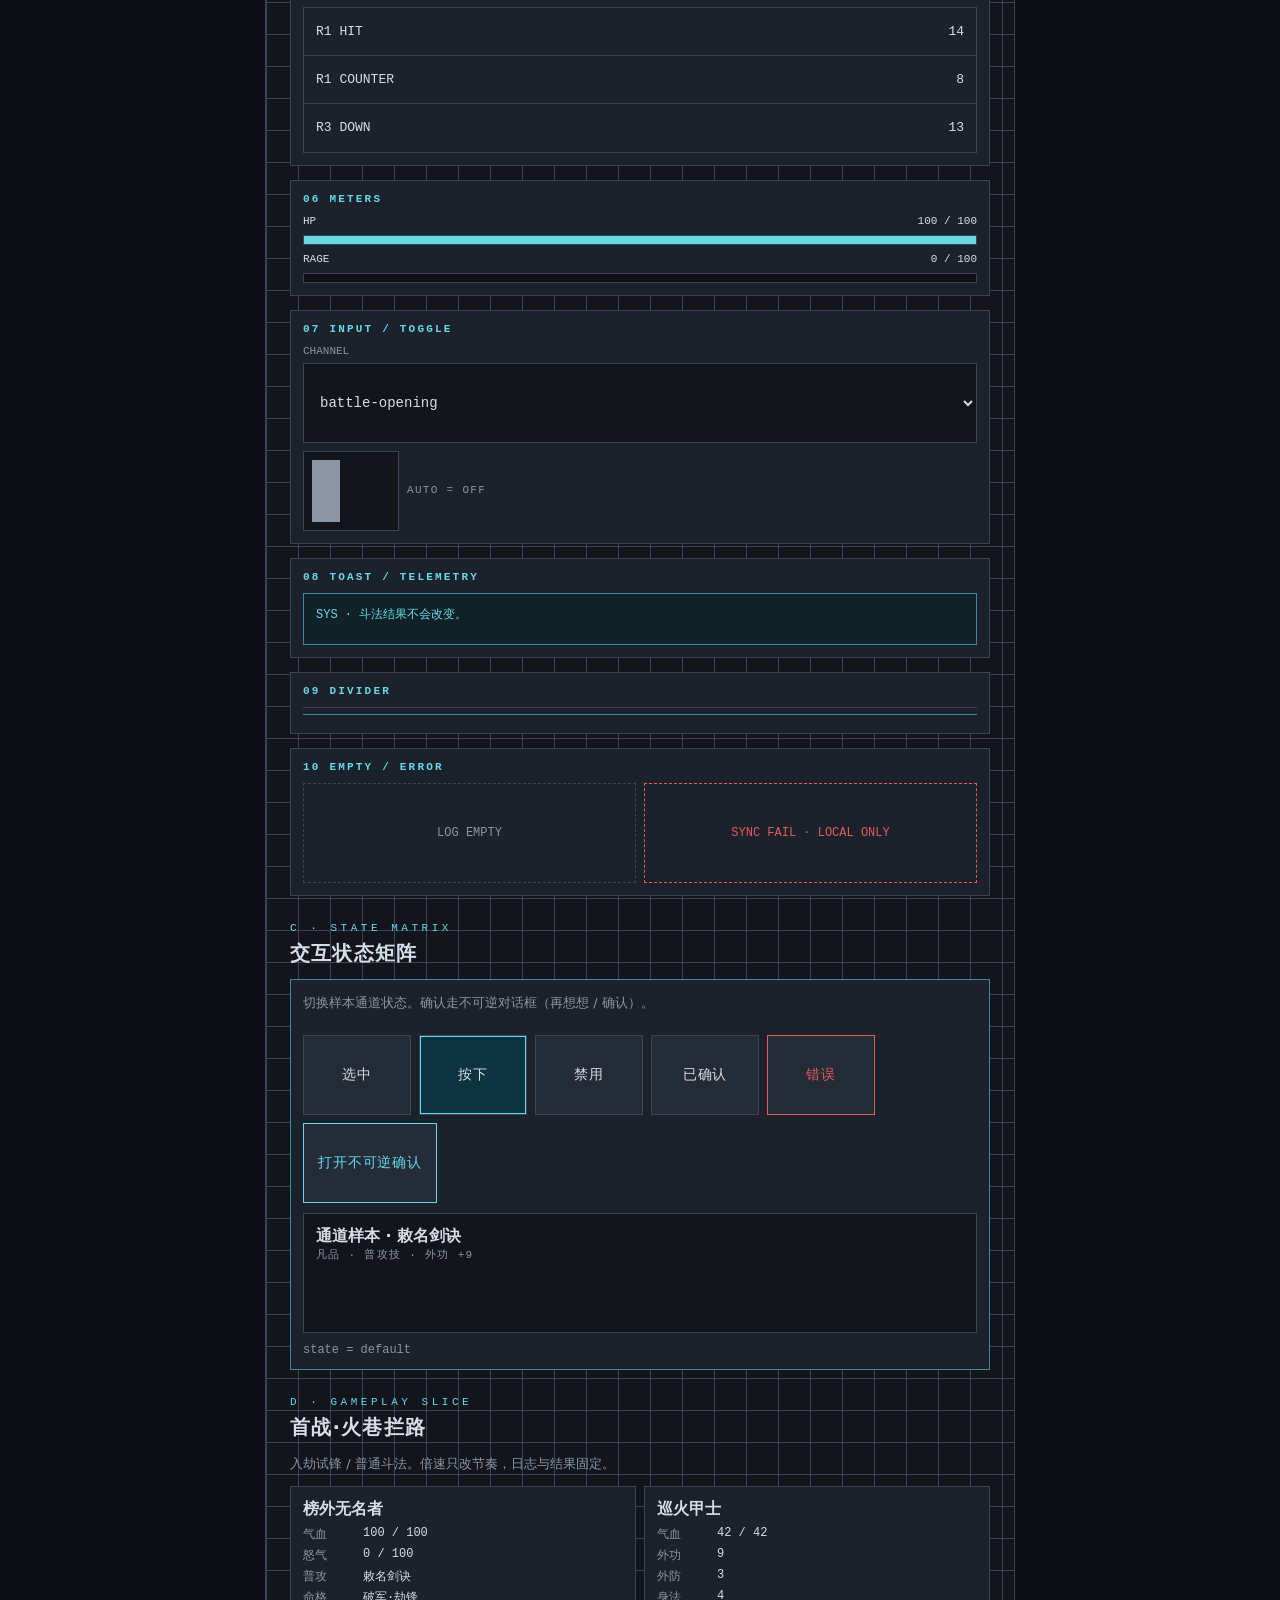
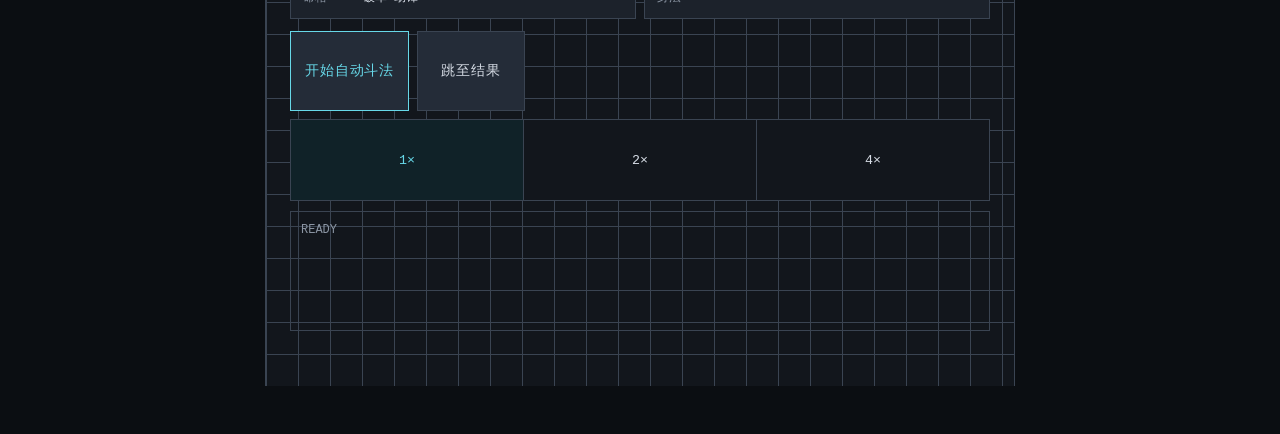
<file: v2-instrument-slate/index.html>
<!DOCTYPE html>
<html lang="zh-CN">
<head>
<meta charset="UTF-8">
<meta name="viewport" content="width=device-width, initial-scale=1.0">
<title>v2 · 仪盘控件 — 字体与组件</title>
<link rel="icon" href="data:image/svg+xml,%3Csvg xmlns='http://www.w3.org/2000/svg' viewBox='0 0 16 16'%3E%3Crect width='16' height='16' rx='2' fill='%23161a20'/%3E%3Crect x='2' y='3' width='12' height='2' fill='%2367d8e8'/%3E%3Crect x='2' y='7' width='8' height='2' fill='%238b95a3'/%3E%3Crect x='2' y='11' width='5' height='2' fill='%233a4452'/%3E%3C/svg%3E">
<style>
  * { margin: 0; padding: 0; box-sizing: border-box; }
  :root {
    --bg: #12161c;
    --panel: #1c222b;
    --panel-2: #242c38;
    --line: #3a4452;
    --cyan: #67d8e8;
    --cyan-dim: #3a8a98;
    --text: #d7dde6;
    --muted: #8b95a3;
    --ok: #6ee7b7;
    --warn: #e6c36a;
    --err: #e25a5a;
    --sans: ui-sans-serif, "PingFang SC", "Noto Sans CJK SC", "Source Han Sans SC", system-ui, sans-serif;
    --mono: ui-monospace, "SFMono-Regular", Menlo, Consolas, "Liberation Mono", monospace;
    --tap: 80px;
  }
  html, body { background: #0b0e12; color: var(--text); font-family: var(--sans); overflow-x: hidden; }
  button, input, select { font-family: inherit; color: inherit; }

  #shell {
    position: sticky; top: 0; z-index: 40;
    display: flex; flex-wrap: wrap; align-items: center; gap: 8px 10px;
    padding: 8px 12px; background: #0f1318;
    border-bottom: 1px solid var(--line);
    font-size: 11px; letter-spacing: 0.08em; font-family: var(--mono);
  }
  #shell .brand { color: var(--cyan); font-weight: 700; }
  #shell .badge { border: 1px solid var(--line); padding: 2px 8px; color: var(--muted); }
  #shell .spacer { flex: 1 1 24px; }
  #shell button {
    min-height: 32px; padding: 4px 10px; background: var(--panel);
    border: 1px solid var(--line); cursor: pointer; color: var(--muted);
  }
  #shell button[aria-pressed="true"] { border-color: var(--cyan); color: var(--cyan); }
  #shell .readout { color: var(--muted); font-variant-numeric: tabular-nums; }

  #stage-host { display: flex; justify-content: center; padding: 16px 0 48px; overflow-x: hidden; }
  #stage-sizer { position: relative; overflow: hidden; max-width: 100%; }
  #stage {
    width: 750px; transform-origin: top left;
    background:
      linear-gradient(var(--line) 1px, transparent 1px) 0 0 / 100% 32px,
      linear-gradient(90deg, var(--line) 1px, transparent 1px) 0 0 / 32px 100%,
      var(--bg);
    padding: 24px 24px 48px;
    border: 1px solid var(--line);
  }

  .deck-head {
    display: grid; grid-template-columns: 1fr auto; gap: 8px; align-items: end;
    border-bottom: 1px solid var(--cyan-dim); padding-bottom: 12px; margin-bottom: 20px;
  }
  .deck-head .k { font-family: var(--mono); font-size: 11px; letter-spacing: 0.28em; color: var(--cyan); }
  .deck-head h1 { font-size: 28px; font-weight: 600; letter-spacing: 0.04em; line-height: 1.2; }
  .deck-head .meta { font-family: var(--mono); font-size: 12px; color: var(--muted); text-align: right; font-variant-numeric: tabular-nums; }

  .sec { margin: 26px 0 8px; }
  .sec-kicker { font-family: var(--mono); font-size: 11px; letter-spacing: 0.32em; color: var(--cyan); margin-bottom: 6px; }
  .sec h2 { font-size: 20px; font-weight: 600; letter-spacing: 0.06em; margin-bottom: 12px; }
  .note { font-size: 13px; color: var(--muted); line-height: 1.65; margin-bottom: 12px; }

  .type-grid { display: grid; gap: 12px; }
  .type-row {
    display: grid; grid-template-columns: 110px 1fr; gap: 10px;
    border: 1px solid var(--line); background: var(--panel); padding: 10px 12px;
  }
  .type-row .lvl { font-family: var(--mono); font-size: 10px; color: var(--muted); letter-spacing: 0.08em; }
  .display { font-size: 32px; line-height: 1.15; font-weight: 600; letter-spacing: 0.02em; }
  .title { font-size: 20px; line-height: 1.3; font-weight: 600; }
  .body { font-size: 14px; line-height: 1.7; font-weight: 400; }
  .caption { font-size: 11px; line-height: 1.5; letter-spacing: 0.12em; color: var(--muted); font-family: var(--mono); }
  .latin { font-family: var(--mono); font-size: 13px; color: var(--cyan); }
  .nums { font-family: var(--mono); font-variant-numeric: tabular-nums; font-size: 18px; letter-spacing: 0.04em; color: var(--cyan); }
  .trunc { white-space: nowrap; overflow: hidden; text-overflow: ellipsis; max-width: 100%; }
  .stack-print {
    font-family: var(--mono); font-size: 10px; line-height: 1.5; color: var(--muted);
    word-break: break-all;
  }
  .w-wide { letter-spacing: 0.18em; }
  .w-bold { font-weight: 700; }

  .board { display: grid; gap: 14px; }
  .cat { border: 1px solid var(--line); background: var(--panel); padding: 12px; }
  .cat h3 { font-family: var(--mono); font-size: 11px; letter-spacing: 0.2em; color: var(--cyan); margin-bottom: 10px; }
  .row { display: flex; flex-wrap: wrap; gap: 8px; align-items: center; }
  .hint { width: 100%; font-size: 11px; color: var(--muted); font-family: var(--mono); }

  .btn {
    min-height: var(--tap); min-width: 108px; padding: 10px 14px; cursor: pointer;
    background: var(--panel-2); border: 1px solid var(--line); color: var(--text);
    font-size: 14px; letter-spacing: 0.06em;
  }
  .btn-primary { border-color: var(--cyan); color: var(--cyan); }
  .btn-ghost { background: transparent; }
  .btn-danger { border-color: var(--err); color: var(--err); }
  .btn.is-pressed { background: #0e3340; box-shadow: inset 0 0 0 1px var(--cyan); }
  .btn.is-disabled, .btn[disabled] { color: #556070; border-color: #2a323c; cursor: not-allowed; }
  .btn:hover:not([disabled]):not(.is-disabled) { border-color: var(--text); }

  .seg { display: flex; border: 1px solid var(--line); }
  .seg button {
    min-height: var(--tap); flex: 1; background: var(--bg); border: 0;
    border-right: 1px solid var(--line); cursor: pointer; font-family: var(--mono); font-size: 14px;
  }
  .seg button:last-child { border-right: 0; }
  .seg button[aria-selected="true"] { background: #12343c; color: var(--cyan); }

  .chip {
    font-family: var(--mono); font-size: 11px; letter-spacing: 0.08em;
    border: 1px solid var(--line); padding: 6px 10px; min-height: 32px; display: inline-flex; align-items: center;
  }
  .chip.on { border-color: var(--cyan); color: var(--cyan); }

  .card {
    border: 1px solid var(--line); padding: 12px; background: var(--bg);
    display: grid; gap: 6px;
  }
  .card .id { font-family: var(--mono); font-size: 11px; color: var(--cyan); }
  .card h4 { font-size: 16px; font-weight: 600; }

  .list { display: grid; gap: 0; border: 1px solid var(--line); }
  .list div {
    display: flex; justify-content: space-between; min-height: 48px; align-items: center;
    padding: 0 12px; border-bottom: 1px solid var(--line); font-size: 13px;
    font-family: var(--mono); font-variant-numeric: tabular-nums;
  }
  .list div:last-child { border-bottom: 0; }

  .bars { display: grid; gap: 8px; }
  .bar-lab { display: flex; justify-content: space-between; font-family: var(--mono); font-size: 11px; font-variant-numeric: tabular-nums; }
  .bar { height: 10px; background: #0e1218; border: 1px solid var(--line); }
  .bar > i { display: block; height: 100%; background: var(--cyan); }
  .bar.hp > i { width: 100%; }
  .bar.rage > i { width: 0%; background: var(--warn); }

  .field { display: grid; gap: 6px; width: 100%; }
  .field label { font-family: var(--mono); font-size: 11px; color: var(--muted); }
  .field input, .field select {
    min-height: var(--tap); background: var(--bg); border: 1px solid var(--line);
    padding: 0 12px; font-size: 14px; font-family: var(--mono);
  }
  .toggle {
    width: 96px; height: var(--tap); border: 1px solid var(--line); background: var(--bg);
    padding: 8px; cursor: pointer;
  }
  .toggle i { display: block; width: 28px; height: calc(var(--tap) - 18px); background: var(--muted); }
  .toggle[aria-pressed="true"] { border-color: var(--cyan); }
  .toggle[aria-pressed="true"] i { margin-left: auto; background: var(--cyan); }

  .toast {
    font-family: var(--mono); font-size: 12px; border: 1px solid var(--cyan-dim);
    background: #102228; padding: 12px; min-height: 52px; color: var(--cyan);
  }
  .empty, .error-box {
    min-height: 100px; border: 1px dashed var(--line); display: flex; align-items: center;
    justify-content: center; font-family: var(--mono); font-size: 12px; color: var(--muted);
  }
  .error-box { border-color: var(--err); color: var(--err); }

  .matrix { border: 1px solid var(--cyan-dim); padding: 12px; background: var(--panel); display: grid; gap: 10px; }
  .matrix-live { min-height: 120px; border: 1px solid var(--line); padding: 12px; background: var(--bg); }
  .matrix-live.is-selected { border-color: var(--cyan); }
  .matrix-live.is-pressed { background: #102228; }
  .matrix-live.is-disabled { opacity: 0.4; }
  .matrix-live.is-confirmed { border-color: var(--ok); color: var(--ok); }
  .matrix-live.is-error { border-color: var(--err); color: var(--err); }
  .status-line { font-family: var(--mono); font-size: 12px; color: var(--muted); font-variant-numeric: tabular-nums; }

  .hud { display: grid; grid-template-columns: 1fr 1fr; gap: 8px; }
  .unit { border: 1px solid var(--line); padding: 12px; background: var(--panel); }
  .unit h4 { font-size: 16px; margin-bottom: 6px; }
  .unit dl { display: grid; grid-template-columns: 52px 1fr; gap: 4px 8px; font-family: var(--mono); font-size: 12px; font-variant-numeric: tabular-nums; }
  .unit dt { color: var(--muted); }
  .log {
    margin-top: 10px; border: 1px solid var(--line); min-height: 120px; padding: 8px 10px;
    font-family: var(--mono); font-size: 12px; line-height: 1.7; color: var(--muted);
  }
  .log .ln { color: var(--text); }
  .speeds { display: flex; border: 1px solid var(--line); }
  .speeds button {
    min-height: var(--tap); flex: 1; background: var(--bg); border: 0;
    border-right: 1px solid var(--line); cursor: pointer; font-family: var(--mono);
  }
  .speeds button:last-child { border-right: 0; }
  .speeds button[aria-selected="true"] { color: var(--cyan); background: #102228; }

  .overlay {
    display: none; position: fixed; inset: 0; z-index: 80;
    background: rgba(8,10,14,0.72); align-items: center; justify-content: center;
  }
  .overlay.open { display: flex; }
  .modal {
    width: min(520px, calc(100vw - 24px)); background: var(--panel);
    border: 1px solid var(--cyan); padding: 20px;
  }
  .modal h3 { font-size: 18px; margin-bottom: 8px; font-family: var(--mono); color: var(--cyan); }
  .modal p { font-size: 14px; color: var(--muted); line-height: 1.7; margin-bottom: 16px; }
  .modal-actions { display: flex; gap: 8px; }
  .modal-actions .btn { flex: 1; }

  @media (prefers-reduced-motion: reduce) {
    * { animation: none !important; transition: none !important; }
  }
</style>
</head>
<body>
  <div id="shell" data-review-shell>
    <span class="brand">INSTRUMENT SLATE v2</span>
    <span class="badge" data-prototype-badge>效果原型 · 本地固定内容</span>
    <span class="badge" data-network-badge>不接接口 / 不读存档</span>
    <span class="spacer"></span>
    <button type="button" data-viewport="390" aria-pressed="false">390×844</button>
    <button type="button" data-viewport="750" aria-pressed="true">750×1334</button>
    <button type="button" data-viewport="desktop" aria-pressed="false">桌面适配</button>
    <span class="readout" id="vp-readout">750×1334</span>
    <span class="readout" id="scale-readout">scale 1.000</span>
  </div>

  <div id="stage-host">
    <div id="stage-sizer">
      <div id="stage">
        <header class="deck-head">
          <div>
            <div class="k">CTRL DECK · NO STARFIELD</div>
            <h1>仪盘控件</h1>
          </div>
          <div class="meta">CH 04 · BATTLE-OPENING<br>SYS 本地固定 · TELEMETRY</div>
        </header>

        <section class="sec" id="type">
          <div class="sec-kicker">A · TYPE SPECIMEN</div>
          <h2>字体标本</h2>
          <p class="note">几何无衬线承载标题，等宽数字承载资源。本页是控件甲板，不是星野命图。</p>
          <div class="type-grid">
            <div class="type-row">
              <div class="lvl">DISPLAY 32/1.15/600</div>
              <div class="display">首战·火巷拦路</div>
            </div>
            <div class="type-row">
              <div class="lvl">TITLE 20/1.30/600</div>
              <div class="title">击败巡火甲士，打通前往朝歌火场的路</div>
            </div>
            <div class="type-row">
              <div class="lvl">BODY 14/1.70/400</div>
              <div class="body">敕名剑诀是入阵即用的常备手段，占普攻技位。播放只改变展示节奏，不改变日志与结果。</div>
            </div>
            <div class="type-row">
              <div class="lvl">CAPTION 11/0.12em</div>
              <div class="caption w-wide">READY · AUTO DUEL · LOCAL FIXTURE</div>
            </div>
            <div class="type-row">
              <div class="lvl">LATIN / CODE</div>
              <div class="latin">speed=1x | log.length=5 | result=fixed</div>
            </div>
            <div class="type-row">
              <div class="lvl">NUMERALS</div>
              <div class="nums">100 / 100 &nbsp; 0 / 100 &nbsp; 85 / 100 &nbsp; 67.32%</div>
            </div>
            <div class="type-row">
              <div class="lvl">WEIGHT / TRACK</div>
              <div><span class="w-bold">跳至结果</span> <span class="w-wide caption">IRREVERSIBLE SKIP</span></div>
            </div>
            <div class="type-row">
              <div class="lvl">WRAP</div>
              <div class="body">榜外无名者气血 100 / 100，怒气 0 / 100。命格破军·劫锋。怒气技：首胜后开启。</div>
            </div>
            <div class="type-row">
              <div class="lvl">ELLIPSIS</div>
              <div class="trunc body">第 2 回合 · 破军·劫锋撕开阵脚，敕名剑诀造成 15 点伤害。</div>
            </div>
            <div class="type-row">
              <div class="lvl">STACK</div>
              <pre class="stack-print">ui-sans-serif, "PingFang SC", "Noto Sans CJK SC", "Source Han Sans SC", system-ui, sans-serif
ui-monospace, "SFMono-Regular", Menlo, Consolas, "Liberation Mono", monospace</pre>
            </div>
          </div>
        </section>

        <section class="sec" id="board">
          <div class="sec-kicker">B · COMPONENT BOARD</div>
          <h2>组件板 · 仪盘</h2>
          <div class="board">
            <div class="cat">
              <h3>01 BUTTONS</h3>
              <div class="row">
                <button class="btn btn-primary" type="button">主控</button>
                <button class="btn" type="button">次控</button>
                <button class="btn btn-ghost" type="button">幽灵</button>
                <button class="btn btn-danger" type="button">中止</button>
                <button class="btn is-pressed" type="button">按下</button>
                <button class="btn is-disabled" type="button" disabled>禁用</button>
              </div>
            </div>
            <div class="cat">
              <h3>02 SEGMENTED</h3>
              <div class="seg" role="tablist">
                <button type="button" aria-selected="true" data-seg="hud">HUD</button>
                <button type="button" aria-selected="false" data-seg="log">LOG</button>
                <button type="button" aria-selected="false" data-seg="sys">SYS</button>
              </div>
              <p class="hint" id="seg-hint">channel = HUD</p>
            </div>
            <div class="cat">
              <h3>03 CHIPS</h3>
              <div class="row">
                <span class="chip on">1×</span>
                <span class="chip">2×</span>
                <span class="chip">4×</span>
                <span class="chip">普通敌手</span>
              </div>
            </div>
            <div class="cat">
              <h3>04 CARDS</h3>
              <article class="card">
                <div class="id">UNIT.ENEMY</div>
                <h4>巡火甲士</h4>
                <p class="caption">外功 9 · 外防 3 · 身法 4</p>
              </article>
            </div>
            <div class="cat">
              <h3>05 LIST / NODES</h3>
              <div class="list">
                <div><span>R1 HIT</span><span>14</span></div>
                <div><span>R1 COUNTER</span><span>8</span></div>
                <div><span>R3 DOWN</span><span>13</span></div>
              </div>
            </div>
            <div class="cat">
              <h3>06 METERS</h3>
              <div class="bars">
                <div class="bar-lab"><span>HP</span><span>100 / 100</span></div>
                <div class="bar hp"><i></i></div>
                <div class="bar-lab"><span>RAGE</span><span>0 / 100</span></div>
                <div class="bar rage"><i></i></div>
              </div>
            </div>
            <div class="cat">
              <h3>07 INPUT / TOGGLE</h3>
              <div class="field">
                <label for="i-select">CHANNEL</label>
                <select id="i-select">
                  <option>battle-opening</option>
                  <option>reward-rage</option>
                </select>
              </div>
              <div class="row" style="margin-top:8px">
                <button class="toggle" type="button" id="i-toggle" aria-pressed="false"><i></i></button>
                <span class="caption" id="i-toggle-lab">AUTO = OFF</span>
              </div>
            </div>
            <div class="cat">
              <h3>08 TOAST / TELEMETRY</h3>
              <div class="toast" data-toast>SYS · 斗法结果不会改变。</div>
            </div>
            <div class="cat">
              <h3>09 DIVIDER</h3>
              <hr style="border:0;border-top:1px solid var(--line);margin:6px 0">
              <hr style="border:0;border-top:1px solid var(--cyan-dim);margin:6px 0">
            </div>
            <div class="cat">
              <h3>10 EMPTY / ERROR</h3>
              <div class="row" style="align-items:stretch">
                <div class="empty" style="flex:1">LOG EMPTY</div>
                <div class="error-box" style="flex:1">SYNC FAIL · LOCAL ONLY</div>
              </div>
            </div>
          </div>
        </section>

        <section class="sec" id="matrix">
          <div class="sec-kicker">C · STATE MATRIX</div>
          <h2>交互状态矩阵</h2>
          <div class="matrix">
            <p class="note">切换样本通道状态。确认走不可逆对话框（再想想 / 确认）。</p>
            <div class="row">
              <button class="btn" type="button" data-mx="selected">选中</button>
              <button class="btn is-pressed" type="button" data-mx="pressed">按下</button>
              <button class="btn" type="button" data-mx="disabled">禁用</button>
              <button class="btn" type="button" data-mx="confirmed">已确认</button>
              <button class="btn btn-danger" type="button" data-mx="error">错误</button>
              <button class="btn btn-primary" type="button" id="mx-confirm-open">打开不可逆确认</button>
            </div>
            <div class="matrix-live" id="mx-live">
              <div class="w-bold">通道样本 · 敕名剑诀</div>
              <div class="caption">凡品 · 普攻技 · 外功 +9</div>
            </div>
            <div class="status-line" id="mx-status">state = default</div>
          </div>
        </section>

        <section class="sec" id="gameplay">
          <div class="sec-kicker">D · GAMEPLAY SLICE</div>
          <h2>首战·火巷拦路</h2>
          <p class="note">入劫试锋 / 普通斗法。倍速只改节奏，日志与结果固定。</p>
          <div class="hud">
            <article class="unit" data-player-panel>
              <h4>榜外无名者</h4>
              <dl>
                <dt>气血</dt><dd id="p-hp">100 / 100</dd>
                <dt>怒气</dt><dd>0 / 100</dd>
                <dt>普攻</dt><dd>敕名剑诀</dd>
                <dt>命格</dt><dd>破军·劫锋</dd>
              </dl>
            </article>
            <article class="unit" data-enemy-panel>
              <h4>巡火甲士</h4>
              <dl>
                <dt>气血</dt><dd id="e-hp">42 / 42</dd>
                <dt>外功</dt><dd>9</dd>
                <dt>外防</dt><dd>3</dd>
                <dt>身法</dt><dd>4</dd>
              </dl>
            </article>
          </div>
          <div class="row" style="margin-top:12px">
            <button class="btn btn-primary" type="button" id="battle-play" data-battle-play>开始自动斗法</button>
            <button class="btn" type="button" id="battle-skip" data-battle-skip>跳至结果</button>
          </div>
          <div class="speeds" style="margin-top:8px">
            <button type="button" data-battle-speed="1" aria-selected="true">1×</button>
            <button type="button" data-battle-speed="2" aria-selected="false">2×</button>
            <button type="button" data-battle-speed="4" aria-selected="false">4×</button>
          </div>
          <div class="log" id="battle-log" data-battle-log>READY</div>
          <p class="caption" id="battle-result" hidden>斗法胜利 · 3 回合</p>
        </section>
      </div>
    </div>
  </div>

  <div class="overlay" id="overlay" role="dialog" aria-modal="true" aria-labelledby="modal-title">
    <div class="modal">
      <h3 id="modal-title">跳过回放？</h3>
      <p id="modal-body">斗法结果不会改变。</p>
      <div class="modal-actions">
        <button class="btn" type="button" id="modal-cancel">再想想</button>
        <button class="btn btn-primary" type="button" id="modal-ok">确认</button>
      </div>
    </div>
  </div>

<script>
(function () {
  var STAGE_W = 750;
  var mode = "750";
  var stage = document.getElementById("stage");
  var sizer = document.getElementById("stage-sizer");
  var overlay = document.getElementById("overlay");
  var modalTitle = document.getElementById("modal-title");
  var modalBody = document.getElementById("modal-body");
  var modalOk = document.getElementById("modal-ok");
  var modalMode = "skip";
  var playing = false;
  var paused = false;
  var finished = false;
  var logIndex = 0;
  var timer = null;
  var speed = 1;
  var reduce = window.matchMedia("(prefers-reduced-motion: reduce)").matches;
  var logs = [
    "第 1 回合 · 敕名剑诀命中巡火甲士，造成 14 点伤害。",
    "第 1 回合 · 巡火甲士反击，榜外无名者失去 8 点气血。",
    "第 2 回合 · 破军·劫锋撕开阵脚，敕名剑诀造成 15 点伤害。",
    "第 2 回合 · 巡火甲士反击，榜外无名者失去 7 点气血。",
    "第 3 回合 · 敕名剑诀造成 13 点伤害，巡火甲士倒下。"
  ];

  function applyScale() {
    var vw = document.documentElement.clientWidth;
    var scale = 1;
    if (mode === "390") scale = Math.min(390 / STAGE_W, vw / STAGE_W);
    else if (mode === "750") scale = Math.min(1, vw / STAGE_W);
    else scale = Math.min(1, Math.max(0.4, (vw - 48) / STAGE_W));
    stage.style.transform = "scale(" + scale + ")";
    sizer.style.width = Math.floor(STAGE_W * scale) + "px";
    sizer.style.height = Math.floor(stage.scrollHeight * scale) + "px";
    document.getElementById("vp-readout").textContent =
      mode === "390" ? "390×844" : mode === "750" ? "750×1334" : "桌面适配";
    document.getElementById("scale-readout").textContent = "scale " + scale.toFixed(3);
    document.documentElement.style.overflowX = "hidden";
    document.body.style.overflowX = "hidden";
  }

  document.querySelectorAll("#shell [data-viewport]").forEach(function (btn) {
    btn.addEventListener("click", function () {
      mode = btn.getAttribute("data-viewport");
      document.querySelectorAll("#shell [data-viewport]").forEach(function (b) {
        b.setAttribute("aria-pressed", b === btn ? "true" : "false");
      });
      applyScale();
    });
  });
  window.addEventListener("resize", applyScale);
  if (window.ResizeObserver) new ResizeObserver(applyScale).observe(stage);

  document.querySelectorAll("[data-seg]").forEach(function (btn) {
    btn.addEventListener("click", function () {
      document.querySelectorAll("[data-seg]").forEach(function (b) {
        b.setAttribute("aria-selected", b === btn ? "true" : "false");
      });
      document.getElementById("seg-hint").textContent = "channel = " + btn.getAttribute("data-seg").toUpperCase();
    });
  });
  var tog = document.getElementById("i-toggle");
  tog.addEventListener("click", function () {
    var on = tog.getAttribute("aria-pressed") !== "true";
    tog.setAttribute("aria-pressed", on ? "true" : "false");
    document.getElementById("i-toggle-lab").textContent = on ? "AUTO = ON" : "AUTO = OFF";
  });

  var live = document.getElementById("mx-live");
  document.querySelectorAll("[data-mx]").forEach(function (btn) {
    btn.addEventListener("click", function () {
      var st = btn.getAttribute("data-mx");
      live.className = "matrix-live is-" + st;
      document.getElementById("mx-status").textContent = "state = " + st;
    });
  });

  function openOverlay(kind) {
    modalMode = kind;
    overlay.classList.add("open");
    if (kind === "matrix") {
      modalTitle.textContent = "此操作确认后不可撤回";
      modalBody.textContent = "确认后样本进入 confirmed。斗法切片结果仍为固定胜利。";
      modalOk.textContent = "确认";
    } else {
      modalTitle.textContent = "跳过回放？";
      modalBody.textContent = "斗法结果不会改变。";
      modalOk.textContent = "跳至结果";
    }
  }
  function closeOverlay() { overlay.classList.remove("open"); }

  document.getElementById("mx-confirm-open").addEventListener("click", function () { openOverlay("matrix"); });
  document.getElementById("modal-cancel").addEventListener("click", closeOverlay);
  overlay.addEventListener("click", function (ev) { if (ev.target === overlay) closeOverlay(); });

  function renderLog() {
    var box = document.getElementById("battle-log");
    box.innerHTML = logs.slice(0, logIndex).map(function (t) {
      return "<div class=\"ln\">" + t + "</div>";
    }).join("") || "READY";
  }
  function finishBattle() {
    finished = true;
    playing = false;
    paused = false;
    logIndex = logs.length;
    renderLog();
    document.getElementById("p-hp").textContent = "85 / 100";
    document.getElementById("e-hp").textContent = "0 / 42";
    document.getElementById("battle-result").hidden = false;
    document.getElementById("battle-play").textContent = "重播斗法";
    if (timer) { clearInterval(timer); timer = null; }
  }
  function tick() {
    if (finished || paused) return;
    if (logIndex >= logs.length) { finishBattle(); return; }
    logIndex += 1;
    renderLog();
    if (logIndex >= logs.length) finishBattle();
  }
  function intervalMs() {
    if (reduce) return 0;
    return 900 / speed;
  }
  function startPlay() {
    if (finished) {
      finished = false;
      logIndex = 0;
      document.getElementById("p-hp").textContent = "100 / 100";
      document.getElementById("e-hp").textContent = "42 / 42";
      document.getElementById("battle-result").hidden = true;
      renderLog();
    }
    playing = true;
    paused = false;
    document.getElementById("battle-play").textContent = "暂停";
    if (reduce) { finishBattle(); return; }
    if (timer) clearInterval(timer);
    timer = setInterval(tick, intervalMs());
  }

  document.getElementById("battle-play").addEventListener("click", function () {
    if (finished) { startPlay(); return; }
    if (!playing) { startPlay(); return; }
    paused = !paused;
    document.getElementById("battle-play").textContent = paused ? "开始自动斗法" : "暂停";
  });
  document.getElementById("battle-skip").addEventListener("click", function () { openOverlay("skip"); });
  document.querySelectorAll("[data-battle-speed]").forEach(function (btn) {
    btn.addEventListener("click", function () {
      speed = Number(btn.getAttribute("data-battle-speed"));
      document.querySelectorAll("[data-battle-speed]").forEach(function (b) {
        b.setAttribute("aria-selected", b === btn ? "true" : "false");
      });
      if (playing && !paused && !reduce && !finished) {
        if (timer) clearInterval(timer);
        timer = setInterval(tick, intervalMs());
      }
    });
  });

  modalOk.addEventListener("click", function () {
    if (modalMode === "matrix") {
      live.className = "matrix-live is-confirmed";
      document.getElementById("mx-status").textContent = "state = confirmed";
    } else {
      finishBattle();
    }
    closeOverlay();
  });

  applyScale();
})();
</script>
</body>
</html>
</file>
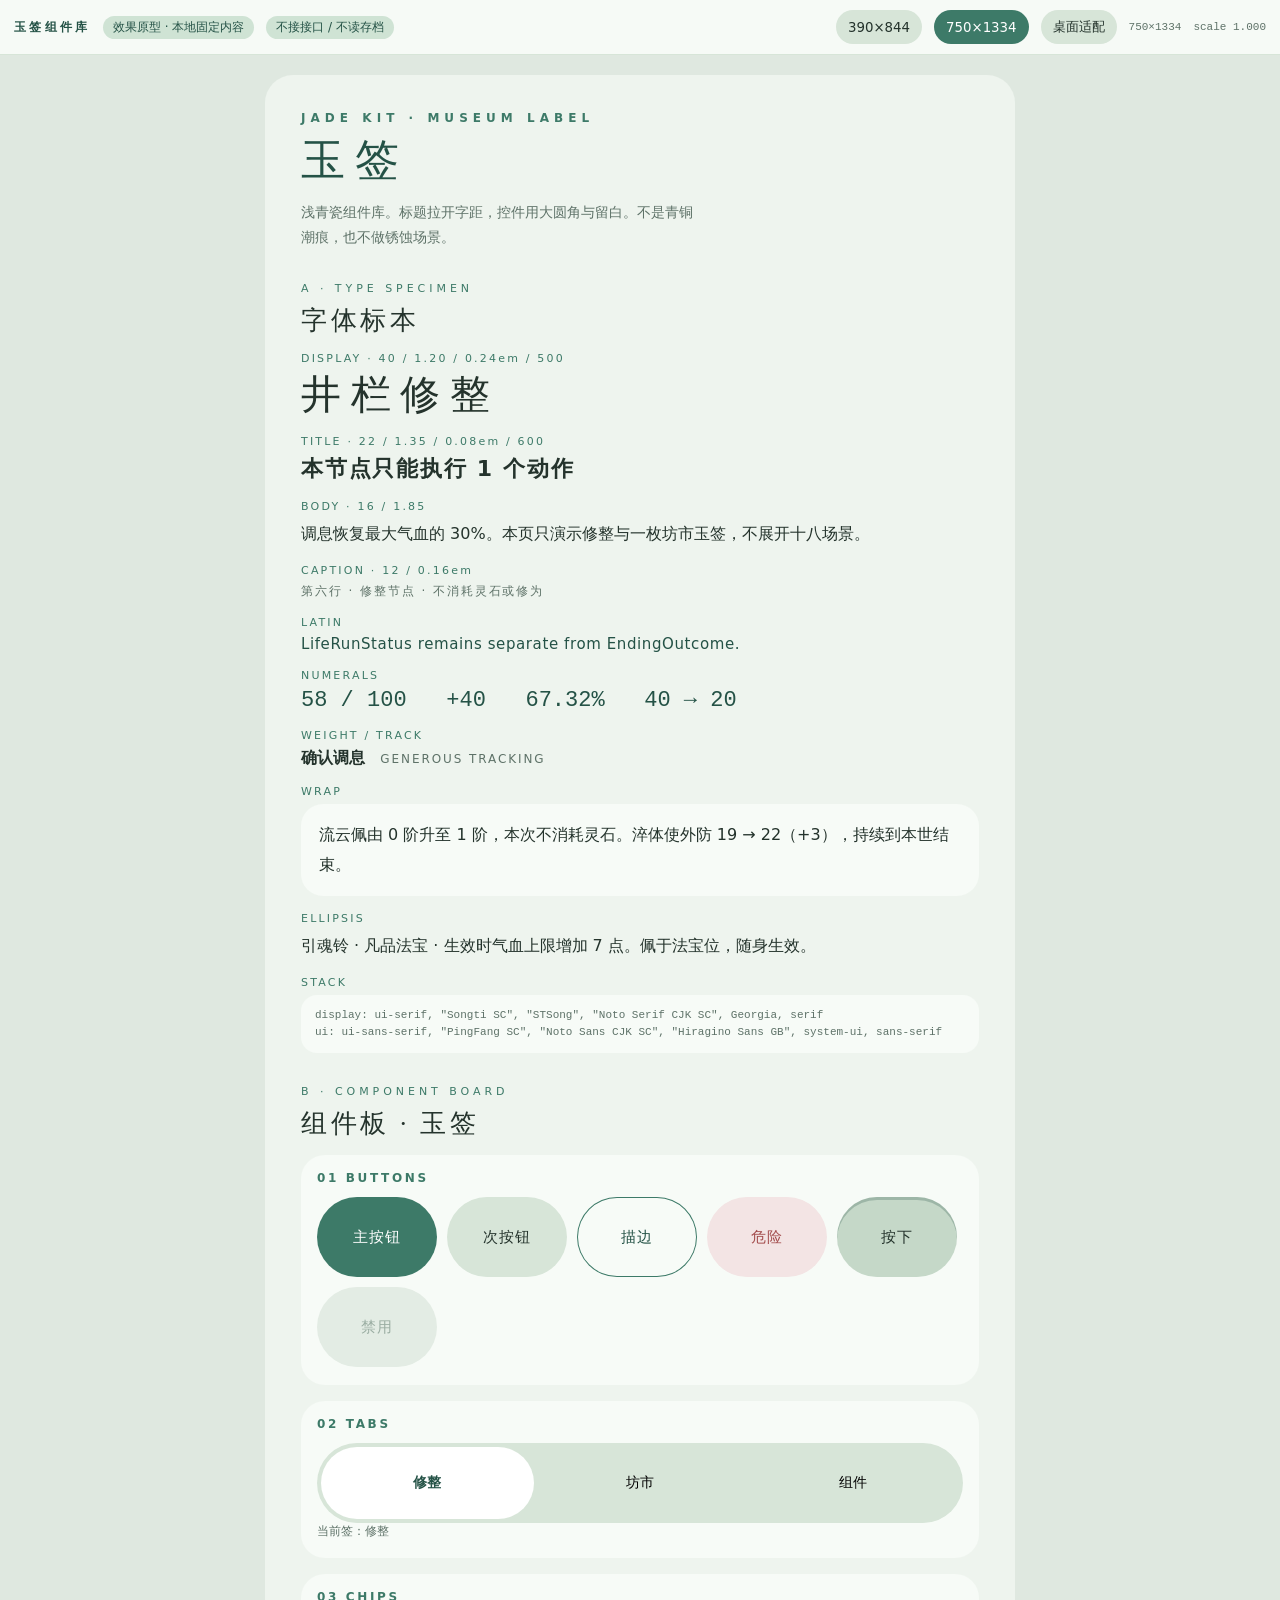
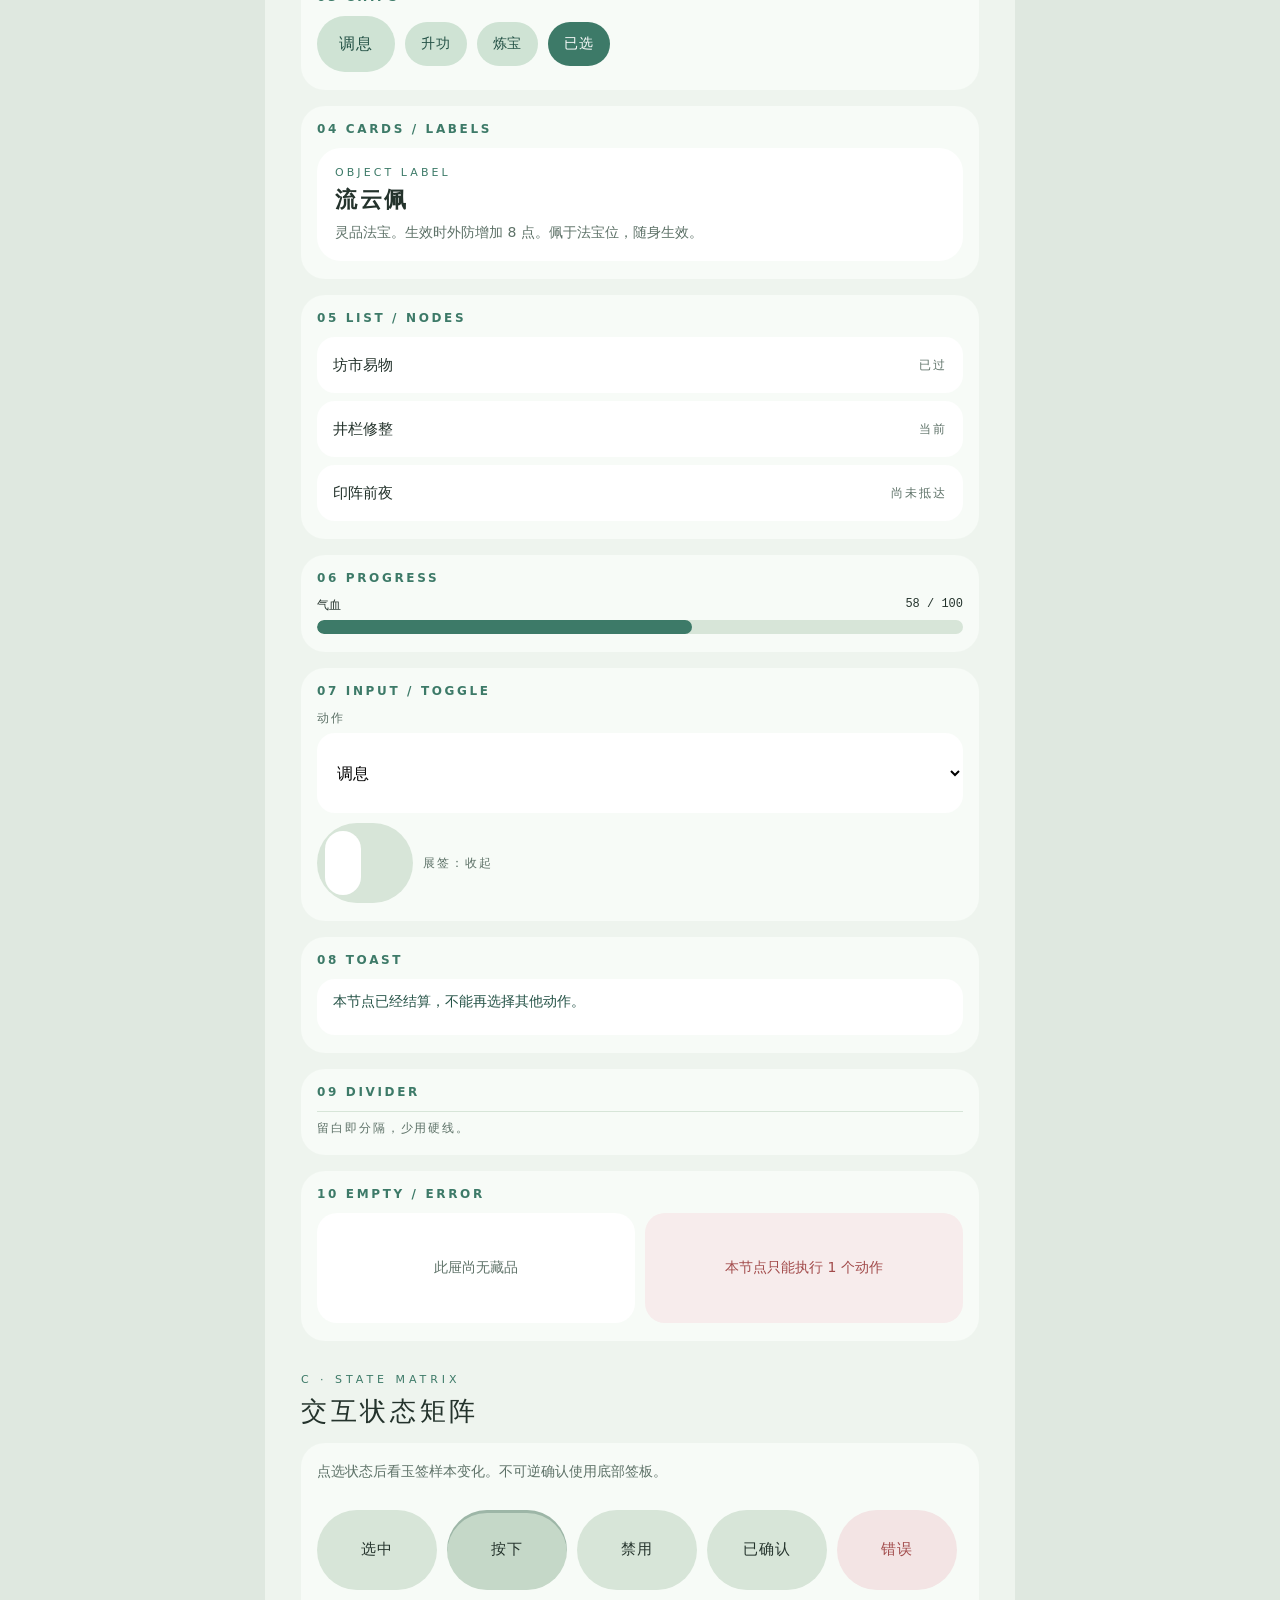
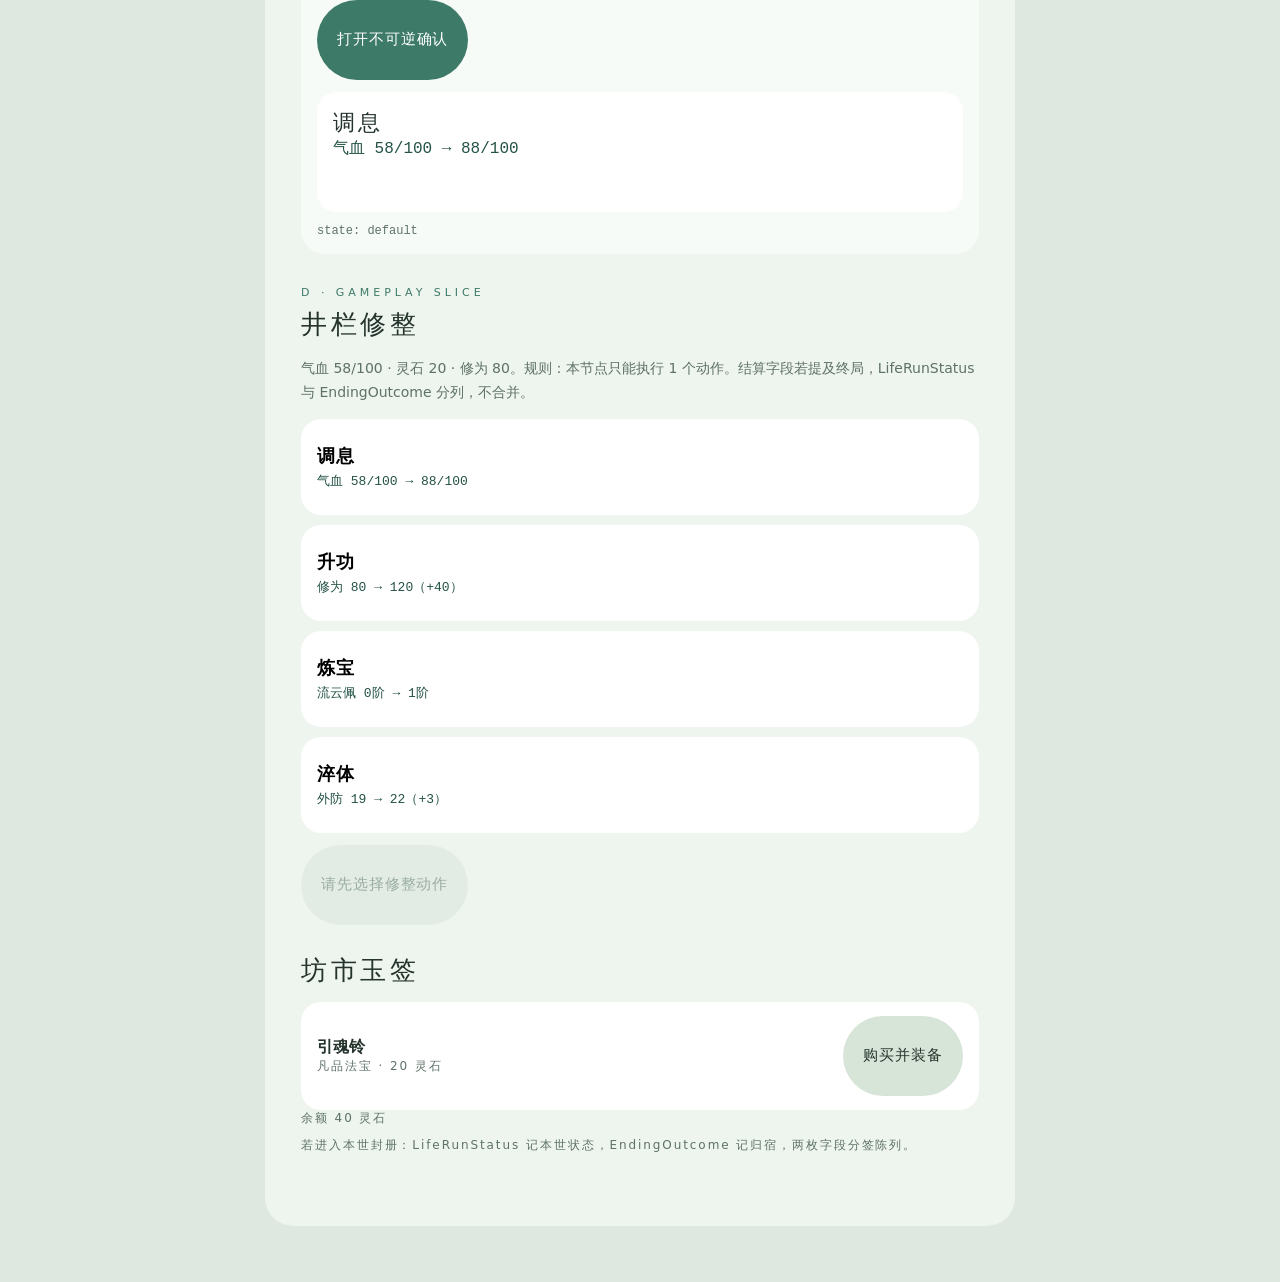
<file: v2-jade-kit/index.html>
<!DOCTYPE html>
<html lang="zh-CN">
<head>
<meta charset="UTF-8">
<meta name="viewport" content="width=device-width, initial-scale=1.0">
<title>v2 · 玉签组件库 — 字体与组件</title>
<link rel="icon" href="data:image/svg+xml,%3Csvg xmlns='http://www.w3.org/2000/svg' viewBox='0 0 16 16'%3E%3Crect width='16' height='16' rx='4' fill='%23d7e5d8'/%3E%3Crect x='3' y='4' width='10' height='8' rx='3' fill='%233d7a68'/%3E%3C/svg%3E">
<style>
  * { margin: 0; padding: 0; box-sizing: border-box; }
  :root {
    --bg: #eef4ee;
    --stone: #d7e5d8;
    --stone-2: #f7fbf7;
    --jade: #3d7a68;
    --jade-deep: #245246;
    --ink: #24332c;
    --muted: #5e7268;
    --chip: #cfe3d4;
    --err: #a24b4b;
    --ok: #2f6d55;
    --sans: ui-sans-serif, "PingFang SC", "Noto Sans CJK SC", "Hiragino Sans GB", system-ui, sans-serif;
    --serif: ui-serif, "Songti SC", "STSong", "Noto Serif CJK SC", Georgia, serif;
    --mono: ui-monospace, "SFMono-Regular", Menlo, Consolas, monospace;
    --tap: 80px;
    --r: 22px;
  }
  html, body { background: #dfe8e0; color: var(--ink); font-family: var(--sans); overflow-x: hidden; }
  button, input, select { font-family: inherit; }

  #shell {
    position: sticky; top: 0; z-index: 40;
    display: flex; flex-wrap: wrap; align-items: center; gap: 8px 12px;
    padding: 10px 14px; background: rgba(247,251,247,0.96);
    border-bottom: 1px solid var(--stone);
    font-size: 12px;
  }
  #shell .brand { font-family: var(--serif); letter-spacing: 0.28em; color: var(--jade-deep); font-weight: 600; }
  #shell .badge {
    background: var(--chip); color: var(--jade-deep); border-radius: 999px;
    padding: 3px 10px; white-space: nowrap;
  }
  #shell .spacer { flex: 1 1 24px; }
  #shell button {
    min-height: 34px; padding: 4px 12px; border: 0; border-radius: 999px;
    background: var(--stone); color: var(--ink); cursor: pointer;
  }
  #shell button[aria-pressed="true"] { background: var(--jade); color: #fff; }
  #shell .readout { color: var(--muted); font-variant-numeric: tabular-nums; font-family: var(--mono); font-size: 11px; }

  #stage-host { display: flex; justify-content: center; padding: 20px 0 56px; overflow-x: hidden; }
  #stage-sizer { position: relative; overflow: hidden; max-width: 100%; }
  #stage {
    width: 750px; transform-origin: top left;
    background: var(--bg); padding: 36px 36px 64px;
    border-radius: 28px;
  }

  .museum {
    text-align: left; margin-bottom: 28px;
  }
  .museum .k {
    font-size: 12px; letter-spacing: 0.42em; color: var(--jade); font-weight: 600;
  }
  .museum h1 {
    font-family: var(--serif); font-size: 44px; font-weight: 500;
    letter-spacing: 0.22em; line-height: 1.2; margin: 10px 0 12px; color: var(--jade-deep);
  }
  .museum p { color: var(--muted); font-size: 14px; line-height: 1.8; max-width: 28em; }

  .sec { margin: 32px 0 8px; }
  .sec-kicker { font-size: 11px; letter-spacing: 0.36em; color: var(--jade); margin-bottom: 8px; }
  .sec h2 {
    font-family: var(--serif); font-size: 26px; font-weight: 500;
    letter-spacing: 0.14em; margin-bottom: 14px;
  }
  .note { font-size: 14px; color: var(--muted); line-height: 1.75; margin-bottom: 14px; }

  .type-grid { display: grid; gap: 16px; }
  .type-row { display: grid; gap: 6px; }
  .type-row .lvl { font-size: 11px; letter-spacing: 0.2em; color: var(--jade); }
  .display { font-family: var(--serif); font-size: 40px; letter-spacing: 0.24em; line-height: 1.2; font-weight: 500; }
  .title { font-size: 22px; letter-spacing: 0.08em; line-height: 1.35; font-weight: 600; }
  .body { font-size: 16px; line-height: 1.85; }
  .caption { font-size: 12px; letter-spacing: 0.16em; color: var(--muted); }
  .latin { font-size: 15px; letter-spacing: 0.04em; color: var(--jade-deep); }
  .nums { font-family: var(--mono); font-variant-numeric: tabular-nums; font-size: 22px; color: var(--jade-deep); }
  .wrap-box { background: var(--stone-2); border-radius: var(--r); padding: 16px 18px; }
  .trunc { white-space: nowrap; overflow: hidden; text-overflow: ellipsis; max-width: 100%; }
  .stack-print {
    font-family: var(--mono); font-size: 11px; line-height: 1.55; color: var(--muted);
    background: var(--stone-2); border-radius: 16px; padding: 12px 14px; word-break: break-all;
  }

  .board { display: grid; gap: 16px; }
  .cat { background: var(--stone-2); border-radius: 24px; padding: 16px 16px 18px; }
  .cat h3 { font-size: 12px; letter-spacing: 0.22em; color: var(--jade); margin-bottom: 12px; }
  .row { display: flex; flex-wrap: wrap; gap: 10px; align-items: center; }
  .hint { width: 100%; font-size: 12px; color: var(--muted); }

  .btn {
    min-height: var(--tap); min-width: 120px; padding: 12px 20px; border: 0;
    border-radius: 999px; background: var(--stone); color: var(--ink);
    font-size: 15px; letter-spacing: 0.06em; cursor: pointer;
  }
  .btn-primary { background: var(--jade); color: #fff; }
  .btn-ghost { background: transparent; box-shadow: inset 0 0 0 1px var(--jade); color: var(--jade-deep); }
  .btn-danger { background: #f3e4e4; color: var(--err); }
  .btn.is-pressed { transform: none; box-shadow: inset 0 3px 0 rgba(36,82,70,0.25); background: #c5d8c8; }
  .btn.is-disabled, .btn[disabled] { background: #e3ece4; color: #9aada2; cursor: not-allowed; }
  .btn:hover:not([disabled]):not(.is-disabled) { filter: none; background: #c8ddcd; }
  .btn-primary:hover:not([disabled]) { background: var(--jade-deep); }

  .seg { display: flex; background: var(--stone); border-radius: 999px; padding: 4px; }
  .seg button {
    min-height: calc(var(--tap) - 8px); flex: 1; border: 0; border-radius: 999px;
    background: transparent; cursor: pointer; font-size: 14px;
  }
  .seg button[aria-selected="true"] { background: #fff; color: var(--jade-deep); font-weight: 600; }

  .chip {
    display: inline-flex; align-items: center; min-height: 44px; padding: 6px 16px;
    border-radius: 999px; background: var(--chip); color: var(--jade-deep);
    font-size: 14px; letter-spacing: 0.06em;
  }
  .chip.lg { min-height: 56px; padding: 10px 22px; font-size: 16px; }
  .chip.on { background: var(--jade); color: #fff; }

  .label-card {
    background: #fff; border-radius: 24px; padding: 18px 18px 16px;
  }
  .label-card .k { font-size: 11px; letter-spacing: 0.28em; color: var(--jade); }
  .label-card h4 { font-family: var(--serif); font-size: 22px; letter-spacing: 0.12em; margin: 6px 0; }
  .label-card p { font-size: 14px; color: var(--muted); line-height: 1.7; }

  .nodes { display: grid; gap: 8px; }
  .nodes div {
    background: #fff; border-radius: 18px; min-height: 56px; display: flex;
    justify-content: space-between; align-items: center; padding: 0 16px; font-size: 15px;
  }

  .bar-lab { display: flex; justify-content: space-between; font-family: var(--mono); font-size: 12px; font-variant-numeric: tabular-nums; margin-bottom: 6px; }
  .bar { height: 14px; background: var(--stone); border-radius: 999px; overflow: hidden; }
  .bar > i { display: block; height: 100%; width: 58%; background: var(--jade); border-radius: 999px; }

  .field { display: grid; gap: 6px; width: 100%; }
  .field label { font-size: 12px; letter-spacing: 0.16em; color: var(--muted); }
  .field input, .field select {
    min-height: var(--tap); border: 0; border-radius: 18px; background: #fff;
    padding: 0 16px; font-size: 16px;
  }
  .toggle {
    width: 96px; height: var(--tap); border: 0; border-radius: 999px; background: var(--stone);
    padding: 8px; cursor: pointer;
  }
  .toggle i { display: block; width: 36px; height: calc(var(--tap) - 16px); background: #fff; border-radius: 999px; }
  .toggle[aria-pressed="true"] { background: var(--jade); }
  .toggle[aria-pressed="true"] i { margin-left: auto; }

  .toast {
    background: #fff; border-radius: 18px; padding: 14px 16px; min-height: 56px;
    font-size: 14px; color: var(--jade-deep);
  }
  .empty, .error-box {
    min-height: 110px; border-radius: 20px; display: flex; align-items: center; justify-content: center;
    background: #fff; color: var(--muted); font-size: 14px;
  }
  .error-box { color: var(--err); background: #f7ecec; }

  .matrix { background: var(--stone-2); border-radius: 24px; padding: 16px; display: grid; gap: 12px; }
  .matrix-live { min-height: 120px; background: #fff; border-radius: 20px; padding: 16px; }
  .matrix-live.is-selected { box-shadow: inset 0 0 0 2px var(--jade); }
  .matrix-live.is-pressed { background: var(--chip); }
  .matrix-live.is-disabled { opacity: 0.45; }
  .matrix-live.is-confirmed { background: #e7f3ea; }
  .matrix-live.is-error { background: #f7ecec; color: var(--err); }
  .status-line { font-family: var(--mono); font-size: 12px; color: var(--muted); }

  .rest-grid { display: grid; gap: 10px; }
  .rest {
    text-align: left; width: 100%; border: 0; background: #fff; border-radius: 20px;
    padding: 14px 16px; min-height: 96px; cursor: pointer;
  }
  .rest[aria-pressed="true"] { box-shadow: inset 0 0 0 2px var(--jade); }
  .rest[disabled] { opacity: 0.45; cursor: not-allowed; }
  .rest .nm { font-size: 18px; letter-spacing: 0.08em; font-weight: 600; }
  .rest .pv { font-family: var(--mono); font-size: 13px; color: var(--jade-deep); margin-top: 4px; font-variant-numeric: tabular-nums; }
  .shop-chip { display: flex; justify-content: space-between; align-items: center; background: #fff; border-radius: 20px; padding: 14px 16px; min-height: var(--tap); }

  .sheet {
    display: none; position: fixed; inset: 0; z-index: 80;
    background: rgba(36,51,44,0.35); align-items: flex-end; justify-content: center;
  }
  .sheet.open { display: flex; }
  .sheet-card {
    width: min(560px, 100vw); background: var(--bg); border-radius: 28px 28px 0 0;
    padding: 22px 20px 28px;
  }
  .sheet-card h3 { font-family: var(--serif); letter-spacing: 0.12em; font-size: 22px; margin-bottom: 8px; }
  .sheet-card p { color: var(--muted); line-height: 1.7; margin-bottom: 16px; }
  .sheet-actions { display: flex; gap: 10px; }
  .sheet-actions .btn { flex: 1; }

  @media (prefers-reduced-motion: reduce) {
    * { animation: none !important; transition: none !important; }
  }
</style>
</head>
<body>
  <div id="shell" data-review-shell>
    <span class="brand">玉签组件库</span>
    <span class="badge" data-prototype-badge>效果原型 · 本地固定内容</span>
    <span class="badge" data-network-badge>不接接口 / 不读存档</span>
    <span class="spacer"></span>
    <button type="button" data-viewport="390" aria-pressed="false">390×844</button>
    <button type="button" data-viewport="750" aria-pressed="true">750×1334</button>
    <button type="button" data-viewport="desktop" aria-pressed="false">桌面适配</button>
    <span class="readout" id="vp-readout">750×1334</span>
    <span class="readout" id="scale-readout">scale 1.000</span>
  </div>

  <div id="stage-host">
    <div id="stage-sizer">
      <div id="stage">
        <header class="museum">
          <div class="k">JADE KIT · MUSEUM LABEL</div>
          <h1>玉签</h1>
          <p>浅青瓷组件库。标题拉开字距，控件用大圆角与留白。不是青铜潮痕，也不做锈蚀场景。</p>
        </header>

        <section class="sec" id="type">
          <div class="sec-kicker">A · TYPE SPECIMEN</div>
          <h2>字体标本</h2>
          <div class="type-grid">
            <div class="type-row">
              <div class="lvl">DISPLAY · 40 / 1.20 / 0.24em / 500</div>
              <div class="display">井栏修整</div>
            </div>
            <div class="type-row">
              <div class="lvl">TITLE · 22 / 1.35 / 0.08em / 600</div>
              <div class="title">本节点只能执行 1 个动作</div>
            </div>
            <div class="type-row">
              <div class="lvl">BODY · 16 / 1.85</div>
              <div class="body">调息恢复最大气血的 30%。本页只演示修整与一枚坊市玉签，不展开十八场景。</div>
            </div>
            <div class="type-row">
              <div class="lvl">CAPTION · 12 / 0.16em</div>
              <div class="caption">第六行 · 修整节点 · 不消耗灵石或修为</div>
            </div>
            <div class="type-row">
              <div class="lvl">LATIN</div>
              <div class="latin">LifeRunStatus remains separate from EndingOutcome.</div>
            </div>
            <div class="type-row">
              <div class="lvl">NUMERALS</div>
              <div class="nums">58 / 100 &nbsp; +40 &nbsp; 67.32% &nbsp; 40 → 20</div>
            </div>
            <div class="type-row">
              <div class="lvl">WEIGHT / TRACK</div>
              <div><span style="font-weight:700">确认调息</span> &nbsp; <span class="caption">GENEROUS TRACKING</span></div>
            </div>
            <div class="type-row">
              <div class="lvl">WRAP</div>
              <div class="wrap-box body">流云佩由 0 阶升至 1 阶，本次不消耗灵石。淬体使外防 19 → 22（+3），持续到本世结束。</div>
            </div>
            <div class="type-row">
              <div class="lvl">ELLIPSIS</div>
              <div class="trunc body">引魂铃 · 凡品法宝 · 生效时气血上限增加 7 点。佩于法宝位，随身生效。</div>
            </div>
            <div class="type-row">
              <div class="lvl">STACK</div>
              <pre class="stack-print">display: ui-serif, "Songti SC", "STSong", "Noto Serif CJK SC", Georgia, serif
ui: ui-sans-serif, "PingFang SC", "Noto Sans CJK SC", "Hiragino Sans GB", system-ui, sans-serif</pre>
            </div>
          </div>
        </section>

        <section class="sec" id="board">
          <div class="sec-kicker">B · COMPONENT BOARD</div>
          <h2>组件板 · 玉签</h2>
          <div class="board">
            <div class="cat">
              <h3>01 BUTTONS</h3>
              <div class="row">
                <button class="btn btn-primary" type="button">主按钮</button>
                <button class="btn" type="button">次按钮</button>
                <button class="btn btn-ghost" type="button">描边</button>
                <button class="btn btn-danger" type="button">危险</button>
                <button class="btn is-pressed" type="button">按下</button>
                <button class="btn is-disabled" type="button" disabled>禁用</button>
              </div>
            </div>
            <div class="cat">
              <h3>02 TABS</h3>
              <div class="seg" role="tablist">
                <button type="button" aria-selected="true" data-seg="rest">修整</button>
                <button type="button" aria-selected="false" data-seg="shop">坊市</button>
                <button type="button" aria-selected="false" data-seg="kit">组件</button>
              </div>
              <p class="hint" id="seg-hint">当前签：修整</p>
            </div>
            <div class="cat">
              <h3>03 CHIPS</h3>
              <div class="row">
                <span class="chip lg">调息</span>
                <span class="chip">升功</span>
                <span class="chip">炼宝</span>
                <span class="chip on">已选</span>
              </div>
            </div>
            <div class="cat">
              <h3>04 CARDS / LABELS</h3>
              <article class="label-card">
                <div class="k">OBJECT LABEL</div>
                <h4>流云佩</h4>
                <p>灵品法宝。生效时外防增加 8 点。佩于法宝位，随身生效。</p>
              </article>
            </div>
            <div class="cat">
              <h3>05 LIST / NODES</h3>
              <div class="nodes">
                <div><span>坊市易物</span><span class="caption">已过</span></div>
                <div><span>井栏修整</span><span class="caption">当前</span></div>
                <div><span>印阵前夜</span><span class="caption">尚未抵达</span></div>
              </div>
            </div>
            <div class="cat">
              <h3>06 PROGRESS</h3>
              <div class="bar-lab"><span>气血</span><span>58 / 100</span></div>
              <div class="bar"><i></i></div>
            </div>
            <div class="cat">
              <h3>07 INPUT / TOGGLE</h3>
              <div class="field">
                <label for="j-select">动作</label>
                <select id="j-select">
                  <option>调息</option>
                  <option>升功</option>
                  <option>炼宝</option>
                  <option>淬体</option>
                </select>
              </div>
              <div class="row" style="margin-top:10px">
                <button class="toggle" type="button" id="j-toggle" aria-pressed="false"><i></i></button>
                <span class="caption" id="j-toggle-lab">展签：收起</span>
              </div>
            </div>
            <div class="cat">
              <h3>08 TOAST</h3>
              <div class="toast" data-toast>本节点已经结算，不能再选择其他动作。</div>
            </div>
            <div class="cat">
              <h3>09 DIVIDER</h3>
              <hr style="border:0;border-top:1px solid var(--stone);margin:8px 0">
              <p class="caption">留白即分隔，少用硬线。</p>
            </div>
            <div class="cat">
              <h3>10 EMPTY / ERROR</h3>
              <div class="row" style="align-items:stretch">
                <div class="empty" style="flex:1">此屉尚无藏品</div>
                <div class="error-box" style="flex:1">本节点只能执行 1 个动作</div>
              </div>
            </div>
          </div>
        </section>

        <section class="sec" id="matrix">
          <div class="sec-kicker">C · STATE MATRIX</div>
          <h2>交互状态矩阵</h2>
          <div class="matrix">
            <p class="note">点选状态后看玉签样本变化。不可逆确认使用底部签板。</p>
            <div class="row">
              <button class="btn" type="button" data-mx="selected">选中</button>
              <button class="btn is-pressed" type="button" data-mx="pressed">按下</button>
              <button class="btn" type="button" data-mx="disabled">禁用</button>
              <button class="btn" type="button" data-mx="confirmed">已确认</button>
              <button class="btn btn-danger" type="button" data-mx="error">错误</button>
              <button class="btn btn-primary" type="button" id="mx-confirm-open">打开不可逆确认</button>
            </div>
            <div class="matrix-live" id="mx-live">
              <div style="letter-spacing:.14em;font-family:var(--serif);font-size:22px">调息</div>
              <div class="nums" style="font-size:16px">气血 58/100 → 88/100</div>
            </div>
            <div class="status-line" id="mx-status">state: default</div>
          </div>
        </section>

        <section class="sec" id="gameplay">
          <div class="sec-kicker">D · GAMEPLAY SLICE</div>
          <h2>井栏修整</h2>
          <p class="note">气血 58/100 · 灵石 20 · 修为 80。规则：本节点只能执行 1 个动作。结算字段若提及终局，LifeRunStatus 与 EndingOutcome 分列，不合并。</p>
          <div class="rest-grid">
            <button class="rest" type="button" data-rest-action="breathe" aria-pressed="false">
              <div class="nm">调息</div>
              <div class="pv">气血 58/100 → 88/100</div>
            </button>
            <button class="rest" type="button" data-rest-action="cultivate" aria-pressed="false">
              <div class="nm">升功</div>
              <div class="pv">修为 80 → 120（+40）</div>
            </button>
            <button class="rest" type="button" data-rest-action="reforge" aria-pressed="false">
              <div class="nm">炼宝</div>
              <div class="pv">流云佩 0阶 → 1阶</div>
            </button>
            <button class="rest" type="button" data-rest-action="tempering" aria-pressed="false">
              <div class="nm">淬体</div>
              <div class="pv">外防 19 → 22（+3）</div>
            </button>
          </div>
          <div class="row" style="margin-top:12px">
            <button class="btn btn-primary" type="button" id="rest-cta" data-primary-action disabled>请先选择修整动作</button>
          </div>
          <p class="caption" id="rest-done" hidden>调息完成 · 气血 58/100 → 88/100</p>

          <h2 style="margin-top:28px">坊市玉签</h2>
          <div class="shop-chip">
            <div>
              <div class="nm" style="font-weight:600">引魂铃</div>
              <div class="caption">凡品法宝 · 20 灵石</div>
            </div>
            <button class="btn" type="button" id="shop-buy">购买并装备</button>
          </div>
          <p class="caption" id="shop-bal">余额 40 灵石</p>
          <p class="caption" style="margin-top:10px">若进入本世封册：LifeRunStatus 记本世状态，EndingOutcome 记归宿，两枚字段分签陈列。</p>
        </section>
      </div>
    </div>
  </div>

  <div class="sheet" id="overlay" role="dialog" aria-modal="true" aria-labelledby="modal-title">
    <div class="sheet-card">
      <h3 id="modal-title">确认本次修整？</h3>
      <p id="modal-body">每个修整节点只能执行一个动作。</p>
      <div class="sheet-actions">
        <button class="btn" type="button" id="modal-cancel">再想想</button>
        <button class="btn btn-primary" type="button" id="modal-ok">确认</button>
      </div>
    </div>
  </div>

<script>
(function () {
  var STAGE_W = 750;
  var mode = "750";
  var stage = document.getElementById("stage");
  var sizer = document.getElementById("stage-sizer");
  var overlay = document.getElementById("overlay");
  var modalTitle = document.getElementById("modal-title");
  var modalBody = document.getElementById("modal-body");
  var modalOk = document.getElementById("modal-ok");
  var modalMode = "rest";
  var selectedRest = null;
  var restLocked = false;
  var shopSold = false;
  var restCopy = {
    breathe: { name: "调息", preview: "气血 58/100 → 88/100", cta: "确认调息" },
    cultivate: { name: "升功", preview: "修为 80 → 120（+40）", cta: "确认升功" },
    reforge: { name: "炼宝", preview: "流云佩 0阶 → 1阶", cta: "确认炼宝" },
    tempering: { name: "淬体", preview: "外防 19 → 22（+3）", cta: "确认淬体" }
  };

  function applyScale() {
    var vw = document.documentElement.clientWidth;
    var scale = 1;
    if (mode === "390") scale = Math.min(390 / STAGE_W, vw / STAGE_W);
    else if (mode === "750") scale = Math.min(1, vw / STAGE_W);
    else scale = Math.min(1, Math.max(0.4, (vw - 48) / STAGE_W));
    stage.style.transform = "scale(" + scale + ")";
    sizer.style.width = Math.floor(STAGE_W * scale) + "px";
    sizer.style.height = Math.floor(stage.scrollHeight * scale) + "px";
    document.getElementById("vp-readout").textContent =
      mode === "390" ? "390×844" : mode === "750" ? "750×1334" : "桌面适配";
    document.getElementById("scale-readout").textContent = "scale " + scale.toFixed(3);
    document.documentElement.style.overflowX = "hidden";
    document.body.style.overflowX = "hidden";
  }

  document.querySelectorAll("#shell [data-viewport]").forEach(function (btn) {
    btn.addEventListener("click", function () {
      mode = btn.getAttribute("data-viewport");
      document.querySelectorAll("#shell [data-viewport]").forEach(function (b) {
        b.setAttribute("aria-pressed", b === btn ? "true" : "false");
      });
      applyScale();
    });
  });
  window.addEventListener("resize", applyScale);
  if (window.ResizeObserver) new ResizeObserver(applyScale).observe(stage);

  document.querySelectorAll("[data-seg]").forEach(function (btn) {
    btn.addEventListener("click", function () {
      document.querySelectorAll("[data-seg]").forEach(function (b) {
        b.setAttribute("aria-selected", b === btn ? "true" : "false");
      });
      var map = { rest: "修整", shop: "坊市", kit: "组件" };
      document.getElementById("seg-hint").textContent = "当前签：" + map[btn.getAttribute("data-seg")];
    });
  });
  var tog = document.getElementById("j-toggle");
  tog.addEventListener("click", function () {
    var on = tog.getAttribute("aria-pressed") !== "true";
    tog.setAttribute("aria-pressed", on ? "true" : "false");
    document.getElementById("j-toggle-lab").textContent = on ? "展签：展开" : "展签：收起";
  });

  var live = document.getElementById("mx-live");
  document.querySelectorAll("[data-mx]").forEach(function (btn) {
    btn.addEventListener("click", function () {
      var st = btn.getAttribute("data-mx");
      live.className = "matrix-live is-" + st;
      document.getElementById("mx-status").textContent = "state: " + st;
    });
  });

  function openOverlay(kind) {
    modalMode = kind;
    overlay.classList.add("open");
    if (kind === "matrix") {
      modalTitle.textContent = "此签确认后不可撤回";
      modalBody.textContent = "确认后样本进入已确认。修整节点仍只能执行 1 个动作。";
      modalOk.textContent = "确认";
    } else if (kind === "shop") {
      modalTitle.textContent = "购买引魂铃？";
      modalBody.textContent = "法宝位 3：空 → 引魂铃 0阶。灵石 40 → 20。";
      modalOk.textContent = "确认";
    } else {
      var item = restCopy[selectedRest];
      modalTitle.textContent = "确认本次修整？";
      modalBody.textContent = "每个修整节点只能执行一个动作。" + (item ? "将执行" + item.name + "：" + item.preview + "。" : "");
      modalOk.textContent = "确认";
    }
  }
  function closeOverlay() { overlay.classList.remove("open"); }

  document.getElementById("mx-confirm-open").addEventListener("click", function () { openOverlay("matrix"); });
  document.getElementById("modal-cancel").addEventListener("click", closeOverlay);
  overlay.addEventListener("click", function (ev) { if (ev.target === overlay) closeOverlay(); });

  document.querySelectorAll("[data-rest-action]").forEach(function (btn) {
    btn.addEventListener("click", function () {
      if (restLocked) return;
      selectedRest = btn.getAttribute("data-rest-action");
      document.querySelectorAll("[data-rest-action]").forEach(function (b) {
        b.setAttribute("aria-pressed", b === btn ? "true" : "false");
      });
      var cta = document.getElementById("rest-cta");
      cta.disabled = false;
      cta.textContent = restCopy[selectedRest].cta;
    });
  });
  document.getElementById("rest-cta").addEventListener("click", function () {
    if (!selectedRest || restLocked) return;
    openOverlay("rest");
  });
  document.getElementById("shop-buy").addEventListener("click", function () {
    if (shopSold) return;
    openOverlay("shop");
  });

  modalOk.addEventListener("click", function () {
    if (modalMode === "matrix") {
      live.className = "matrix-live is-confirmed";
      document.getElementById("mx-status").textContent = "state: confirmed";
    } else if (modalMode === "shop") {
      shopSold = true;
      document.getElementById("shop-buy").disabled = true;
      document.getElementById("shop-buy").textContent = "已售罄";
      document.getElementById("shop-bal").textContent = "余额 20 灵石（40 → 20）";
    } else if (selectedRest) {
      restLocked = true;
      document.getElementById("rest-cta").disabled = true;
      document.getElementById("rest-cta").textContent = restCopy[selectedRest].name + "完成";
      document.getElementById("rest-done").hidden = false;
      document.getElementById("rest-done").textContent =
        restCopy[selectedRest].name + "完成 · " + restCopy[selectedRest].preview;
      document.querySelectorAll("[data-rest-action]").forEach(function (b) { b.disabled = true; });
    }
    closeOverlay();
  });

  applyScale();
})();
</script>
</body>
</html>
</file>
<file: prototype/assets/index-D76P3kJJ.css>
:root{--paper: #f3ead4;--paper-2: #e8dcc0;--paper-3: #fbf4e4;--ink: #1a1612;--ink-2: #3c342c;--ink-3: #6b5e52;--cinnabar: #9c2a1e;--cinnabar-soft: #c45a4a;--charcoal: #2a2622;--ok: #2f5d3a;--ember: #6a2218;--ash: #2c2620;--tap: 80px;--serif: ui-serif, "Songti SC", "STSong", "Noto Serif CJK SC", "Source Han Serif SC", "Source Han Serif", Georgia, "Times New Roman", serif;--sans: ui-sans-serif, "PingFang SC", "Noto Sans CJK SC", "Source Han Sans SC", system-ui, sans-serif;--mono: ui-monospace, "SFMono-Regular", Menlo, Consolas, monospace}*{box-sizing:border-box;margin:0;padding:0}html,body{background:#cfc2a4;color:var(--ink);font-family:var(--serif);overflow-x:hidden}body{min-height:100%}button,select{font-family:inherit;color:inherit}[hidden]{display:none!important}.studio{min-height:100vh;display:flex;flex-direction:column}.review-shell{position:sticky;top:0;z-index:40;display:flex;flex-wrap:wrap;align-items:center;gap:8px 10px;padding:8px 12px;padding-top:calc(8px + env(safe-area-inset-top,0px));background:#ece4cf;border-bottom:1px solid var(--ink)}.review-shell .brand{font-weight:700;letter-spacing:.18em;font-size:13px}.badge{border:1px solid var(--ink);padding:2px 8px;font-size:11px;letter-spacing:.06em;background:var(--paper-3);white-space:nowrap}.badge.rule{color:var(--cinnabar);border-color:var(--cinnabar)}.shell-spacer{flex:1 1 24px}.shell-btn,.review-shell select{min-height:36px;padding:4px 10px;border:1px solid var(--ink);background:var(--paper);cursor:pointer}.shell-btn[aria-pressed=true],.shell-btn.is-on{background:var(--ink);color:var(--paper)}.shell-btn.danger{color:var(--cinnabar)}.stage-host{flex:1;display:flex;justify-content:center;padding:18px 0 48px;overflow-x:hidden}.stage-sizer{position:relative;max-width:100%}.canvas{width:750px;min-height:1334px;transform-origin:top left;position:relative;background:radial-gradient(ellipse at 50% 0%,rgba(156,42,30,.05),transparent 42%),repeating-linear-gradient(180deg,transparent 0 31px,rgba(26,22,18,.035) 32px),linear-gradient(90deg,#d7c49a 0,#f6ead3 22px,var(--paper) 48px,var(--paper) calc(100% - 48px),#f6ead3 calc(100% - 22px),#d7c49a 100%);color:var(--ink);overflow:hidden}.canvas:before,.canvas:after{content:"";position:absolute;left:18px;right:18px;height:14px;border-radius:8px;background:linear-gradient(#4a3828,#1b140f);box-shadow:0 1px #fff8e859;z-index:8;pointer-events:none}.canvas:before{top:10px}.canvas:after{bottom:10px}.scroll-inner{position:relative;padding:42px 48px 72px;min-height:1334px;display:flex;flex-direction:column;gap:16px}.canvas.is-arena,.canvas.is-tower{background:#1a1612}.canvas.is-arena .scroll-inner,.canvas.is-tower .scroll-inner{padding:28px 28px 36px;gap:10px}.kicker{font-size:13px;letter-spacing:.42em;color:var(--cinnabar);font-weight:700}.page-title{font-size:36px;line-height:1.18;letter-spacing:.16em;font-weight:700}.lede{font-size:17px;line-height:1.75;color:var(--ink-2)}.brush{height:1px;background:linear-gradient(90deg,transparent,var(--ink) 12%,var(--cinnabar) 50%,var(--ink) 88%,transparent);opacity:.55;border:0}.scene-stamp{position:absolute;top:52px;right:44px;width:72px;height:72px;border:2px solid var(--cinnabar);color:var(--cinnabar);display:grid;place-items:center;letter-spacing:.2em;font-weight:700;transform:rotate(-12deg);opacity:.55;pointer-events:none;font-size:18px}.resource-bar{display:flex;flex-wrap:wrap;align-items:center;gap:6px 10px;padding:8px 12px;border:1px solid rgba(26,22,18,.35);background:#fff8e873;font-size:13px;letter-spacing:.08em;color:var(--ink-3);font-variant-numeric:tabular-nums}.resource-bar b{color:var(--ink);font-weight:700}.resource-bar .pip{width:1px;height:12px;background:#1a161240}.slip-list,.node-list,.slot-list,.shop-list,.choice-list{display:grid;gap:12px}.slip,.slot,.shop-item,.choice{display:grid;gap:6px;width:100%;text-align:left;padding:16px 18px;min-height:var(--tap);background:linear-gradient(180deg,rgba(255,248,232,.2),transparent 18px),#fff8e88c;border:1px solid rgba(26,22,18,.55);cursor:pointer;position:relative;transition:background .2s ease,border-color .2s ease,transform .2s ease,box-shadow .2s ease}.slip:before,.shop-item:before,.choice:before{content:"";position:absolute;top:10px;right:12px;width:10px;height:10px;border:1px solid var(--cinnabar);transform:rotate(45deg);opacity:.45}.slip:hover,.slot:hover,.shop-item:hover,.choice:hover,.btn:hover:not(:disabled),.seal-node:hover:not(:disabled){background:#fff8e8}.slip:active,.slot:active,.shop-item:active,.choice:active,.btn:active:not(:disabled),.seal-node:active:not(:disabled){transform:translateY(1px)}.slip.is-selected,.slot.is-selected,.choice.is-selected,.shop-item.is-selected{border-color:var(--cinnabar);background:linear-gradient(180deg,rgba(156,42,30,.1),transparent 40%),#fff8e8;box-shadow:inset 0 0 0 1px var(--cinnabar)}.slip.is-locked,.shop-item.is-sold,.choice:disabled,.slip:disabled{cursor:not-allowed;opacity:.55;background:#1a16120f}.tag{font-size:12px;letter-spacing:.22em;color:var(--cinnabar)}.name{font-size:22px;letter-spacing:.1em;font-weight:700}.body{font-size:16px;line-height:1.75;color:var(--ink-2)}.meta{font-size:14px;font-variant-numeric:tabular-nums;color:var(--ink-3);font-family:var(--mono)}.btn-row{display:grid;gap:10px;margin-top:auto;padding-top:12px}.btn{min-height:var(--tap);min-width:120px;padding:12px 18px;border:1px solid var(--ink);background:var(--paper-3);cursor:pointer;letter-spacing:.14em;font-size:18px}.btn.primary{background:var(--ink);color:var(--paper)}.btn.ghost{background:transparent}.btn.danger{color:var(--cinnabar);border-color:var(--cinnabar)}.btn:disabled{cursor:not-allowed;opacity:.45;background:var(--paper-2);color:var(--ink-3)}.speed-row,.scope-row,.cat-row{display:flex;flex-wrap:wrap;gap:8px}.chip{min-height:var(--tap);min-width:var(--tap);padding:8px 14px;border:1px solid var(--ink);background:transparent;cursor:pointer;letter-spacing:.08em}.chip.is-on,.chip[aria-pressed=true]{background:var(--ink);color:var(--paper)}.canvas.is-arena .chip,.canvas.is-arena .btn.ghost,.canvas.is-tower .btn.ghost{border-color:#f3ead48c;color:var(--paper)}.canvas.is-arena .chip.is-on{background:var(--cinnabar);border-color:var(--cinnabar);color:var(--paper)}.canvas.is-arena .btn.primary,.canvas.is-tower .btn.primary{background:var(--cinnabar);border-color:#e8c9a0;color:var(--paper)}.seal{align-self:flex-start;border:2px solid var(--cinnabar);color:var(--cinnabar);padding:10px 14px;letter-spacing:.18em;font-weight:700;transform:rotate(-6deg)}.receipts{display:grid;grid-template-columns:1fr 1fr;gap:10px}.receipt{border:1px dashed var(--ink);padding:14px;font-variant-numeric:tabular-nums;background:#fff8e866}.notice{font-size:14px;line-height:1.7;color:var(--ink-3)}.stats{display:grid;grid-template-columns:repeat(3,1fr);gap:8px}.stat{border-bottom:1px solid rgba(26,22,18,.25);padding:8px 0;font-variant-numeric:tabular-nums}.stat small{display:block;color:var(--ink-3);letter-spacing:.12em}.overlay{position:fixed;inset:0;z-index:50;background:#1a161273;display:flex;align-items:flex-end;justify-content:center}.sheet,.modal{width:min(750px,100%);background:var(--paper);border-top:2px solid var(--ink);padding:22px 22px calc(22px + env(safe-area-inset-bottom,0px));display:grid;gap:12px}.modal{align-self:center;width:min(560px,calc(100% - 32px));border:1px solid var(--ink);box-shadow:0 16px 40px #1a161233}.toast{position:absolute;left:48px;right:48px;bottom:88px;z-index:6;background:var(--ink);color:var(--paper);padding:14px 16px;letter-spacing:.08em;animation:ink-in .25s ease both}.index-drawer{position:fixed;top:0;right:0;bottom:0;width:min(320px,88vw);background:#f7f0dc;border-left:1px solid var(--ink);z-index:35;padding:18px 14px;overflow:auto;display:grid;gap:8px;align-content:start}.index-drawer h2{font-size:16px;letter-spacing:.18em}.index-drawer button{min-height:48px;text-align:left;padding:8px 10px;border:0;border-bottom:1px dotted var(--ink-3);background:transparent;cursor:pointer}.index-drawer button.is-on{color:var(--cinnabar);font-weight:700}.reader{display:grid;gap:12px;border:1px solid var(--ink);padding:16px;background:var(--paper-3)}.list-plain{display:grid;gap:8px}.list-plain li{list-style:none;padding:8px 0;border-bottom:1px dotted rgba(26,22,18,.3);line-height:1.7}.back-btn{align-self:flex-start;min-height:var(--tap);min-width:120px}.phase{font-size:13px;letter-spacing:.28em;color:var(--cinnabar)}.battle-surface{position:relative;flex:1;min-height:1180px;display:flex;flex-direction:column;color:#f3ead4;overflow:hidden;border:1px solid rgba(232,201,160,.28)}.battle-surface[data-arena=ember]{background:radial-gradient(ellipse at 70% 18%,rgba(156,42,30,.45),transparent 42%),radial-gradient(ellipse at 50% 100%,rgba(90,40,20,.55),transparent 50%),linear-gradient(180deg,#1c120e,#2a1812 46%,#120e0c)}.battle-surface[data-arena=ash]{background:radial-gradient(ellipse at 30% 20%,rgba(90,80,60,.28),transparent 46%),linear-gradient(180deg,#161310,#241e18 52%,#0e0c0a)}.battle-surface[data-arena=seal]{background:radial-gradient(ellipse at 50% 12%,rgba(156,42,30,.28),transparent 40%),repeating-linear-gradient(180deg,transparent 0 27px,rgba(232,201,160,.04) 28px),linear-gradient(180deg,#14110f,#2a1a16 55%,#0c0a09)}.battle-surface[data-arena=altar]{background:radial-gradient(ellipse at 50% 0%,rgba(180,70,40,.35),transparent 38%),radial-gradient(circle at 50% 70%,rgba(40,20,16,.8),transparent 48%),linear-gradient(180deg,#0c0a09,#2a1612 48%,#080706)}.battle-surface:after{content:"";position:absolute;inset:auto 0 0;height:160px;background:linear-gradient(180deg,transparent,rgba(8,6,5,.72));pointer-events:none}.battle-hud{position:relative;z-index:3;display:grid;gap:8px;padding:14px 16px 8px}.battle-hud .round-seal{justify-self:center;min-width:148px;min-height:36px;padding:6px 16px;border:1px solid rgba(232,201,160,.55);letter-spacing:.28em;text-align:center;background:#0c080673}.objective-strip{font-size:14px;line-height:1.55;letter-spacing:.06em;color:#f3ead4d1;text-align:center}.vitals{display:grid;grid-template-columns:1fr 1fr;gap:12px}.vital{display:grid;gap:4px}.vital .who{font-size:13px;letter-spacing:.16em}.meter{height:10px;background:#f3ead41f;border:1px solid rgba(243,234,212,.28);overflow:hidden}.meter>span{display:block;height:100%;background:linear-gradient(90deg,#6a2218,var(--cinnabar));transition:width .35s ease}.meter.rage>span{background:linear-gradient(90deg,#3c342c,#c4a574)}.meter-label{font-family:var(--mono);font-size:12px;color:#f3ead4b3}.evidence-row,.phase-row{display:flex;justify-content:center;gap:8px;letter-spacing:.18em;font-size:13px;color:#e8c9a0}.arena-floor{position:relative;z-index:2;flex:1;min-height:520px;display:grid;grid-template-columns:1fr 1fr;align-items:end;padding:8px 18px 220px}.fighter{display:grid;justify-items:center;gap:8px;min-height:280px;align-content:end}.fighter.is-hit .figure{animation:hit-flash .28s ease}.figure{width:148px;height:240px;position:relative}.figure svg{width:100%;height:100%;display:block}.fighter .who-name{letter-spacing:.18em;font-size:16px}.fighter.player{justify-self:start;padding-left:12px}.fighter.enemy{justify-self:end;padding-right:12px}.fighter.enemy .figure{filter:drop-shadow(0 0 18px rgba(156,42,30,.45))}.battle-feed{position:absolute;left:36px;right:36px;bottom:156px;z-index:4;display:grid;gap:6px;max-height:132px;overflow:hidden;pointer-events:none}.battle-surface[data-battle-status=victory] .battle-feed{opacity:.35}.battle-feed li{list-style:none;padding:8px 12px;background:#0c08068c;border-left:2px solid var(--cinnabar);font-size:14px;line-height:1.55;color:#f3ead4eb;animation:ink-in .35s ease both}.action-rail{position:absolute;left:20px;right:20px;bottom:32px;z-index:7;display:flex;flex-wrap:wrap;gap:8px;align-items:center}.action-rail .btn,.action-rail .chip{min-height:var(--tap)}.victory-layer{position:absolute;inset:0;z-index:6;display:grid;place-items:center;align-content:center;gap:16px;background:#0c080659;padding:24px;text-align:center}.victory-layer .seal{font-size:22px;padding:16px 22px;background:#f3ead414}.tower-surface{position:relative;flex:1;min-height:1180px;color:#f3ead4;overflow:hidden;border:1px solid rgba(232,201,160,.25);background:radial-gradient(ellipse at 50% 0%,rgba(156,42,30,.18),transparent 36%),linear-gradient(180deg,#1a1612,#2a2218 48%,#14110e);display:flex;flex-direction:column}.tower-surface:before,.tower-surface:after{content:"";position:absolute;pointer-events:none}.tower-surface:before{left:8%;right:8%;bottom:8%;height:58%;background:linear-gradient(180deg,transparent 0%,rgba(12,8,6,.15) 40%,rgba(12,8,6,.45) 100%);clip-path:polygon(50% 0,62% 18%,70% 18%,78% 38%,86% 38%,96% 100%,4% 100%,14% 42%,22% 42%,30% 20%,38% 20%);opacity:.55}.tower-surface:after{inset:22% 18% 18%;background:linear-gradient(180deg,rgba(156,42,30,.16),transparent 28%,rgba(12,8,6,.3));clip-path:polygon(50% 0,58% 8%,58% 16%,68% 22%,68% 32%,80% 42%,80% 100%,20% 100%,20% 44%,32% 34%,32% 24%,42% 16%,42% 8%);opacity:.35}.tower-head{padding:10px 16px 0;display:grid;gap:6px}.tower-head .page-title,.tower-head .kicker,.canvas.is-tower .resource-bar,.canvas.is-arena .resource-bar{color:#f3ead4}.canvas.is-tower .resource-bar,.canvas.is-arena .resource-bar{background:#0c080659;border-color:#e8c9a047}.canvas.is-tower .resource-bar b,.canvas.is-arena .resource-bar b{color:#f3ead4}.tower-map{position:relative;flex:1;display:flex;flex-direction:column;justify-content:space-between;padding:8px 18px 18px;min-height:920px}.tower-spine{position:absolute;top:36px;bottom:72px;left:50%;width:3px;margin-left:-1px;background:linear-gradient(180deg,var(--cinnabar),rgba(232,201,160,.35) 18%,rgba(232,201,160,.2));pointer-events:none}.tower-row,.tower-center{position:relative;z-index:1;display:grid;grid-template-columns:1fr 72px 1fr;align-items:center;min-height:96px}.tower-center{grid-template-columns:1fr;justify-items:center}.lane-left{justify-self:end;padding-right:10px}.lane-right{justify-self:start;padding-left:10px}.row-hub{width:18px;height:18px;justify-self:center;border-radius:50%;background:#e8c9a059;box-shadow:0 0 0 6px #1a161273}.row-hub.has-marker{width:22px;height:22px;background:var(--cinnabar);box-shadow:0 0 0 5px #9c2a1e59}.traveler{display:block;width:22px;height:22px;border-radius:50% 50% 50% 0;transform:rotate(-45deg);background:var(--cinnabar);box-shadow:0 0 10px #9c2a1ea6}.seal-node{width:92px;min-width:92px;min-height:var(--tap);border-radius:50%;border:2px solid rgba(232,201,160,.7);background:radial-gradient(circle at 40% 32%,rgba(243,234,212,.16),transparent 46%),#1e1914;color:#f3ead4;display:grid;place-items:center;gap:0;padding:8px 4px 10px;cursor:pointer;transition:transform .2s ease,border-color .2s ease,opacity .2s ease}.seal-node .glyph{font-size:26px;line-height:1;letter-spacing:0}.seal-node .seal-name{font-size:12px;letter-spacing:.16em}.seal-node .tone{font-size:10px;letter-spacing:.12em;color:#e8c9a0;opacity:.85}.seal-node.is-selected{border-color:#e8c9a0;box-shadow:0 0 0 2px #e8c9a066}.seal-node.is-reachable{border-color:#e8c9a0}.seal-node.is-walked{opacity:.72;border-style:dashed}.seal-node.is-locked{opacity:.38;cursor:pointer;filter:grayscale(.4)}.seal-node.is-boss{width:108px;min-width:108px;min-height:108px;border-color:var(--cinnabar);background:radial-gradient(circle at 50% 30%,rgba(156,42,30,.45),transparent 55%),#1a120f}.tower-base{justify-self:center;letter-spacing:.32em;font-size:12px;color:#f3ead48c}.act-spine{display:grid;gap:0;position:relative;padding:8px 0}.act-spine:before{content:"";position:absolute;left:17px;top:18px;bottom:18px;width:2px;background:linear-gradient(var(--cinnabar),rgba(26,22,18,.2))}.act-bead{display:grid;grid-template-columns:36px 1fr;gap:10px;align-items:start;min-height:64px}.act-bead .dot{width:18px;height:18px;margin:8px;border-radius:50%;border:2px solid var(--cinnabar);background:var(--paper)}.act-bead.is-done .dot{background:var(--cinnabar)}.act-bead.is-next .dot{box-shadow:0 0 0 4px #9c2a1e33}@keyframes ink-in{0%{opacity:0;transform:translateY(6px)}to{opacity:1;transform:none}}@keyframes hit-flash{0%{filter:brightness(2);transform:translate(0)}40%{transform:translate(6px)}to{filter:none;transform:none}}@media(prefers-reduced-motion:reduce){*,*:before,*:after{animation:none!important;transition:none!important}}@media(max-width:420px){.review-shell{gap:6px}.badge{max-width:46vw;overflow:hidden;text-overflow:ellipsis}}
</file>
